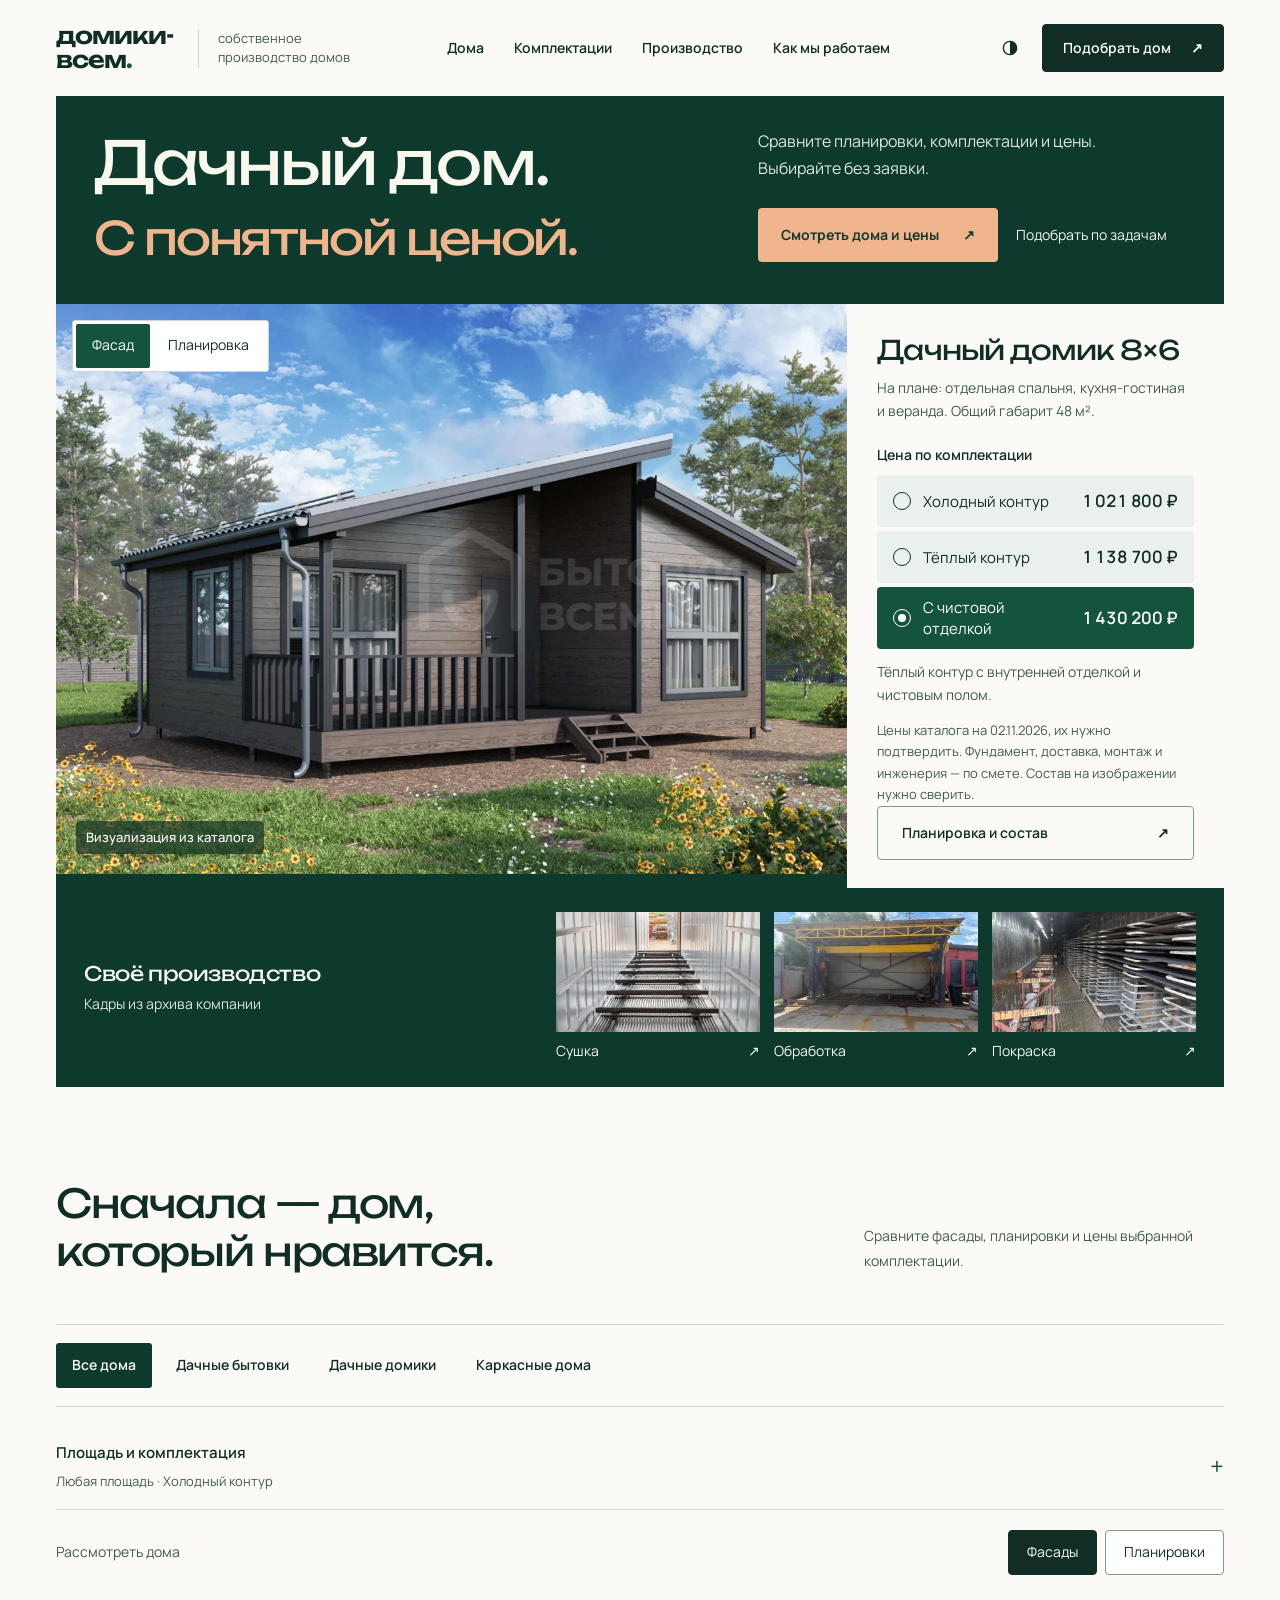
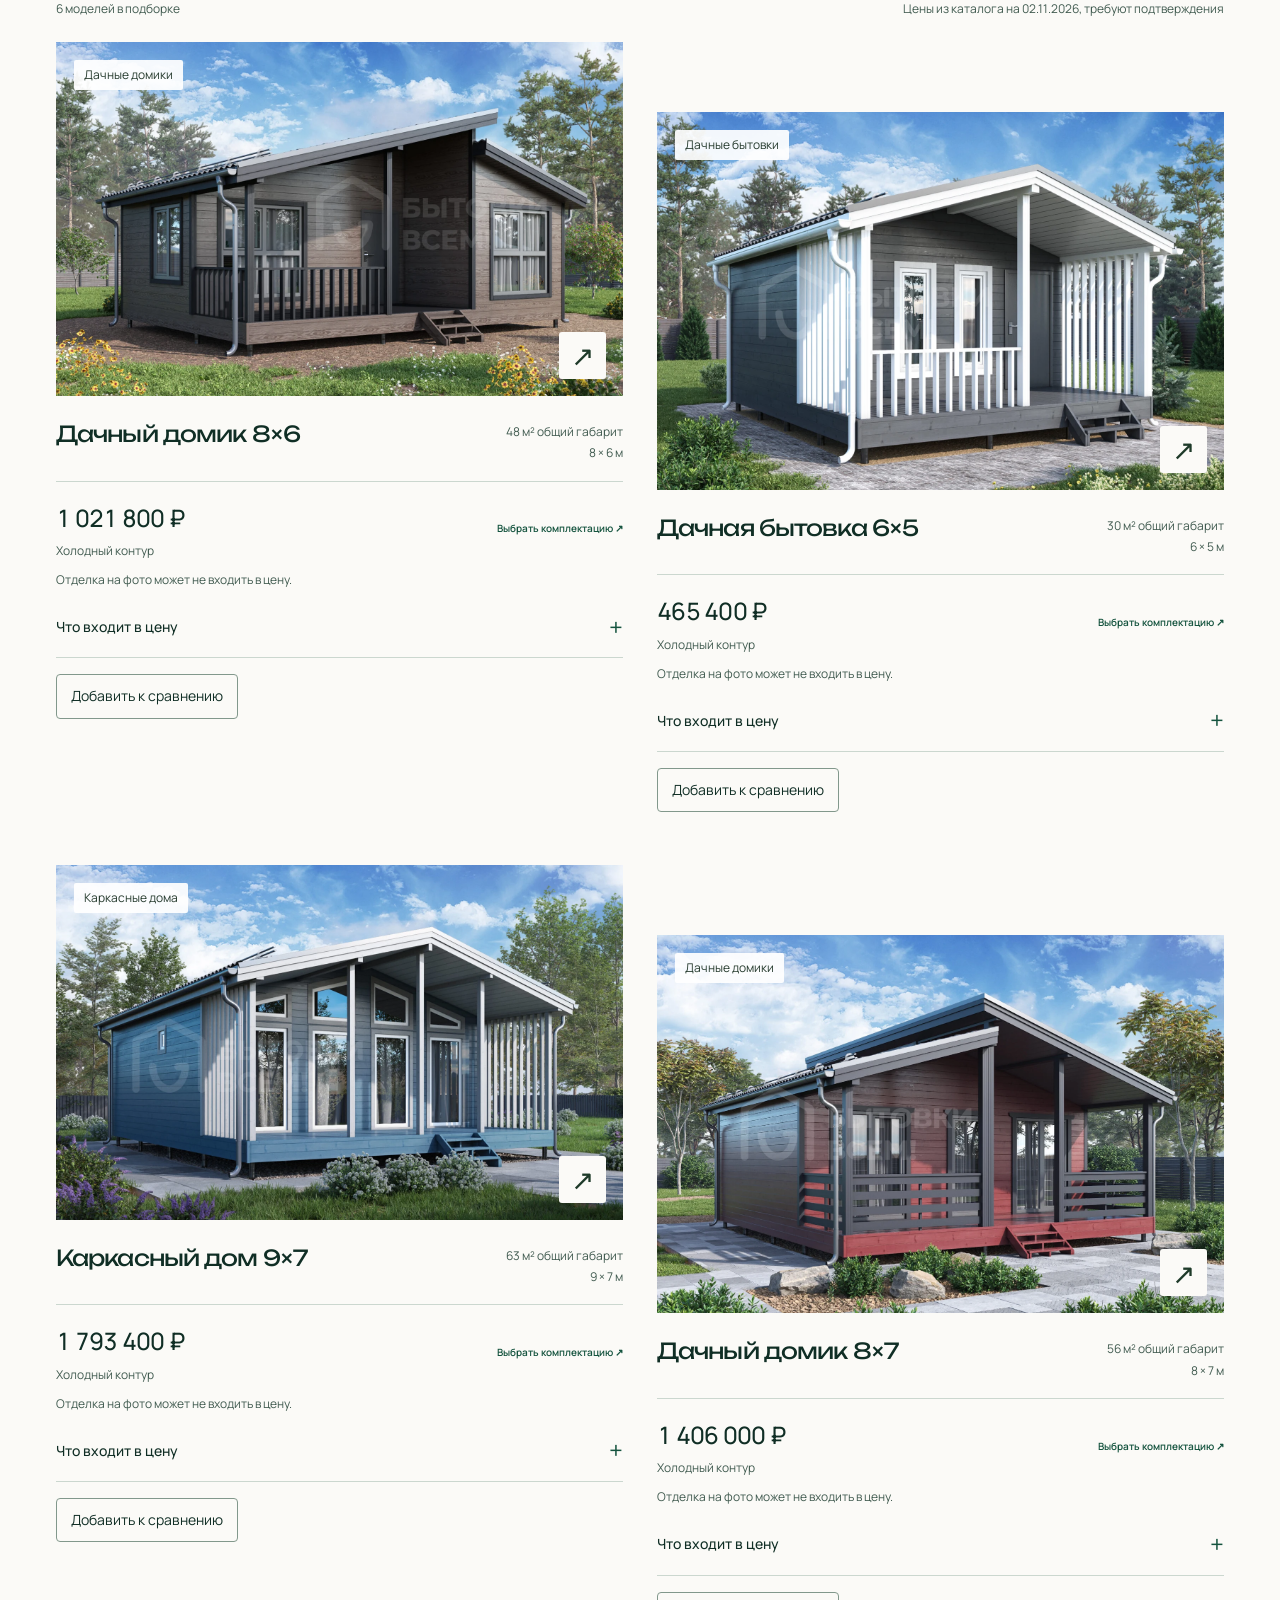
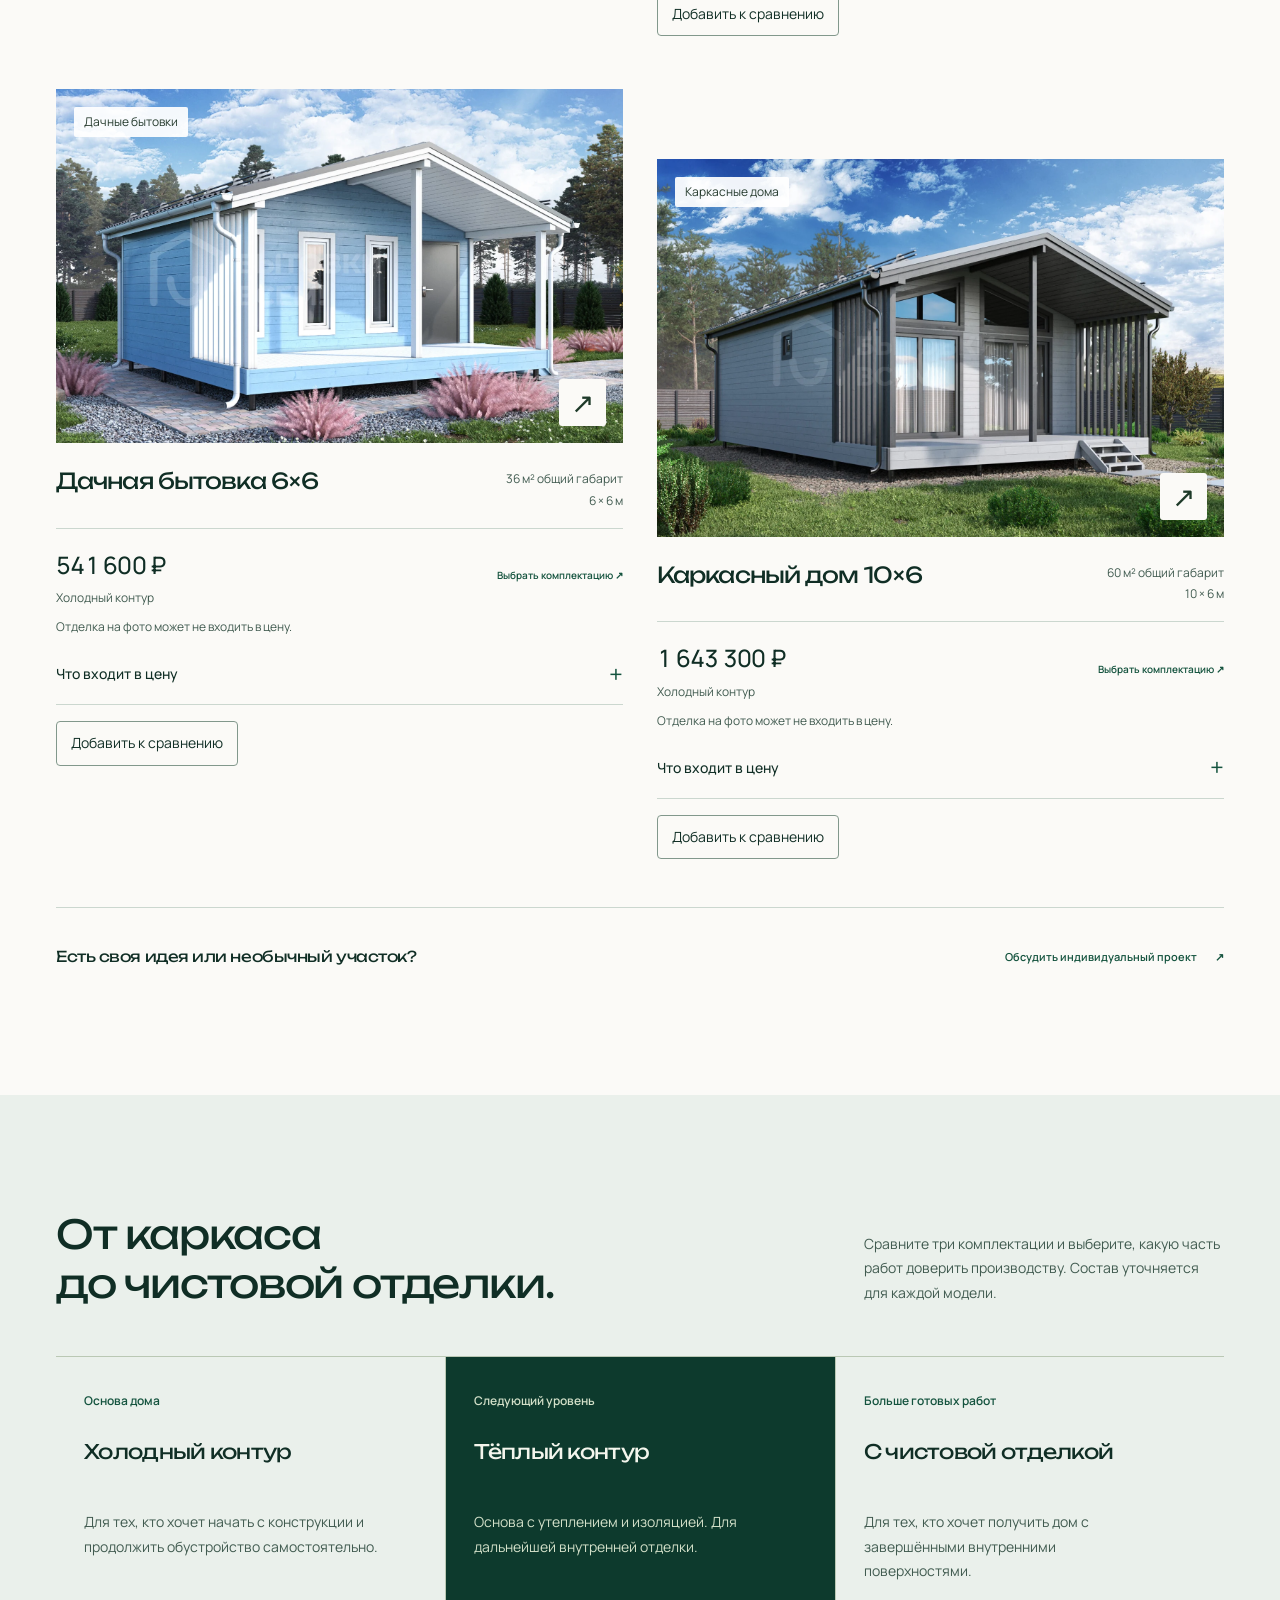
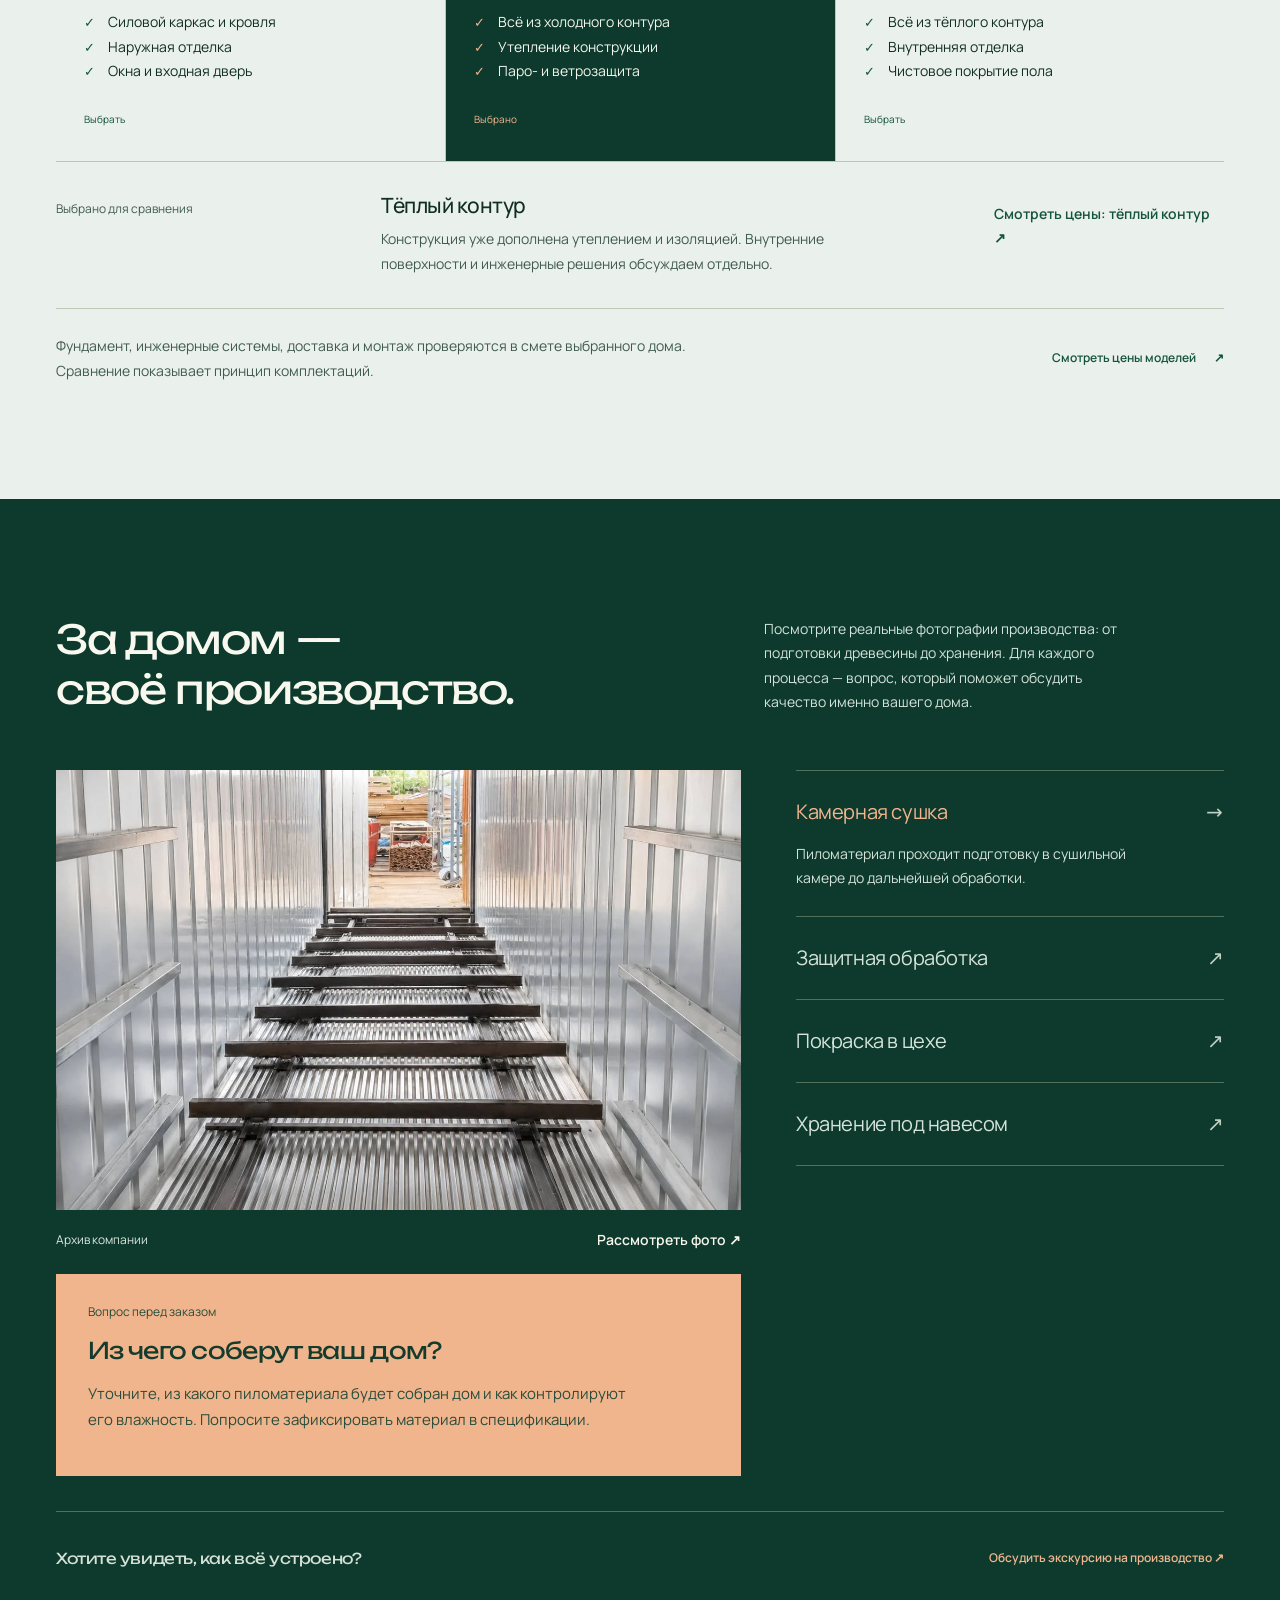
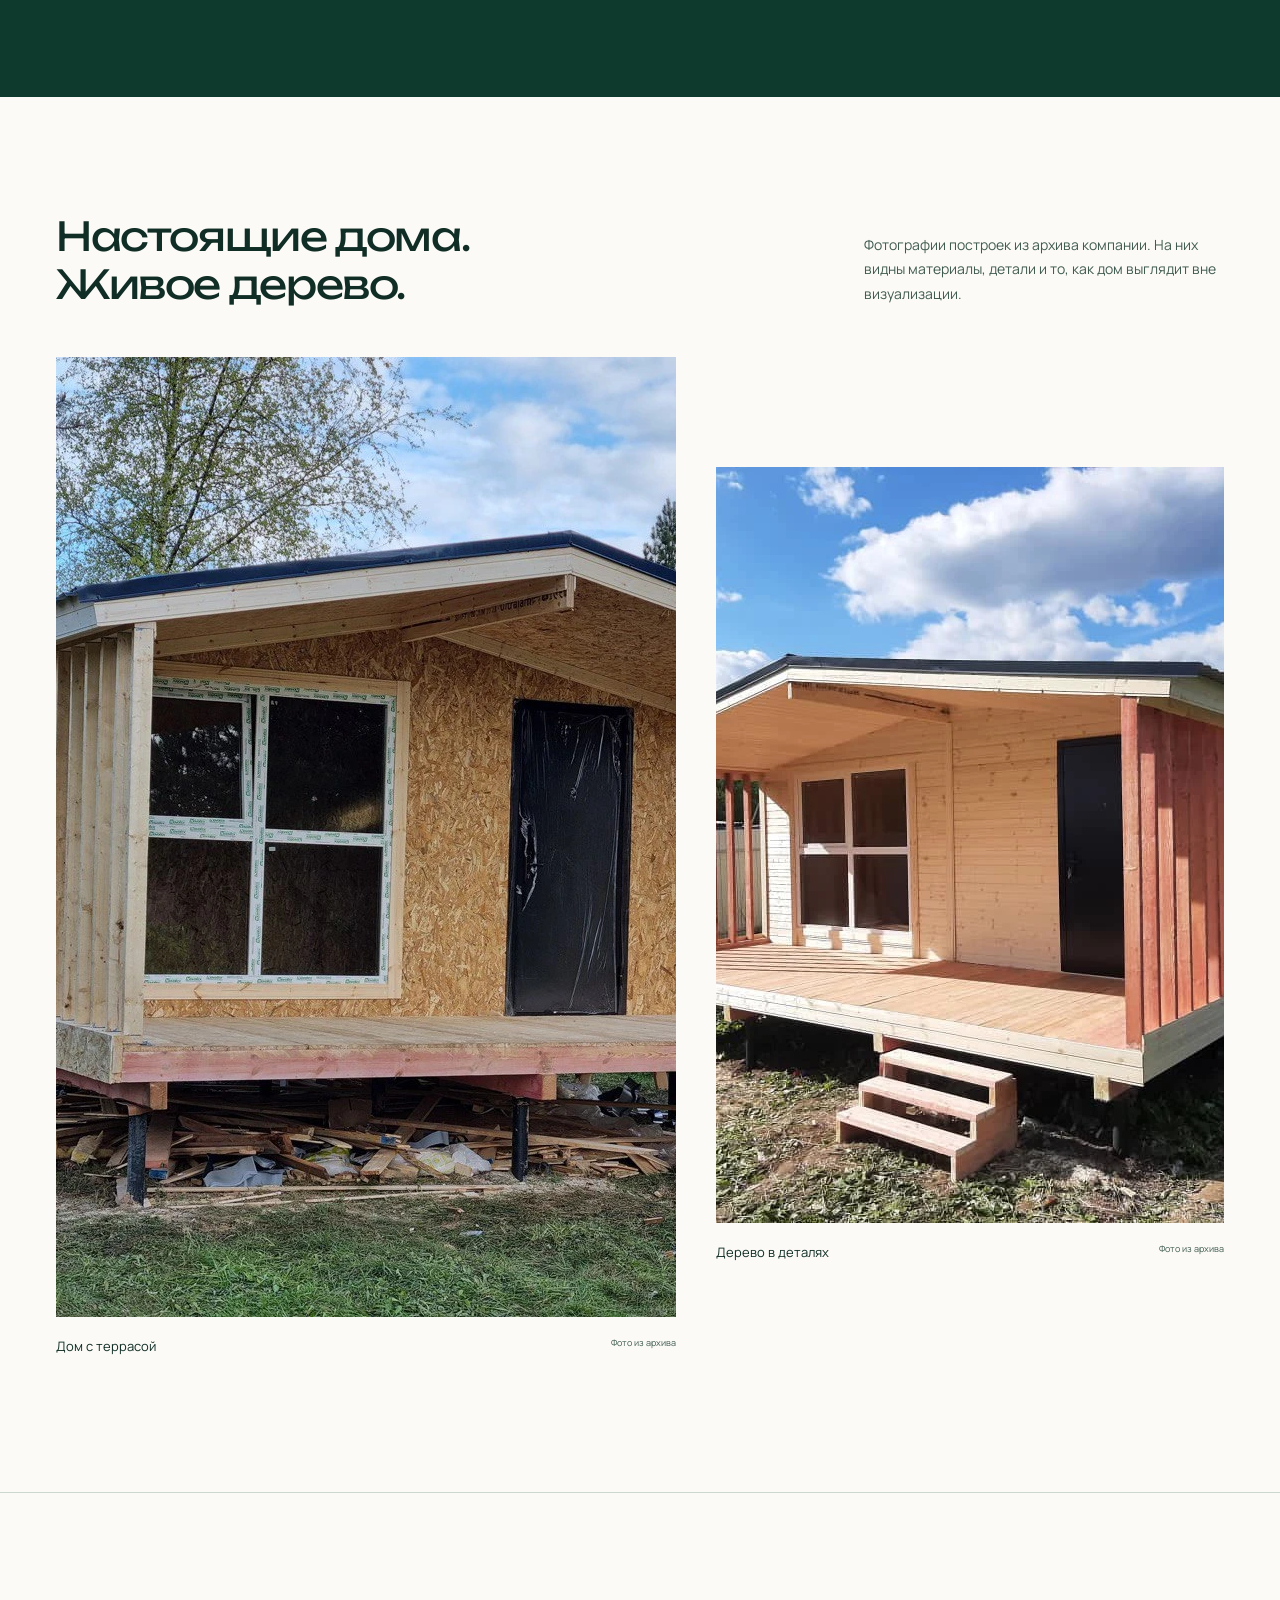
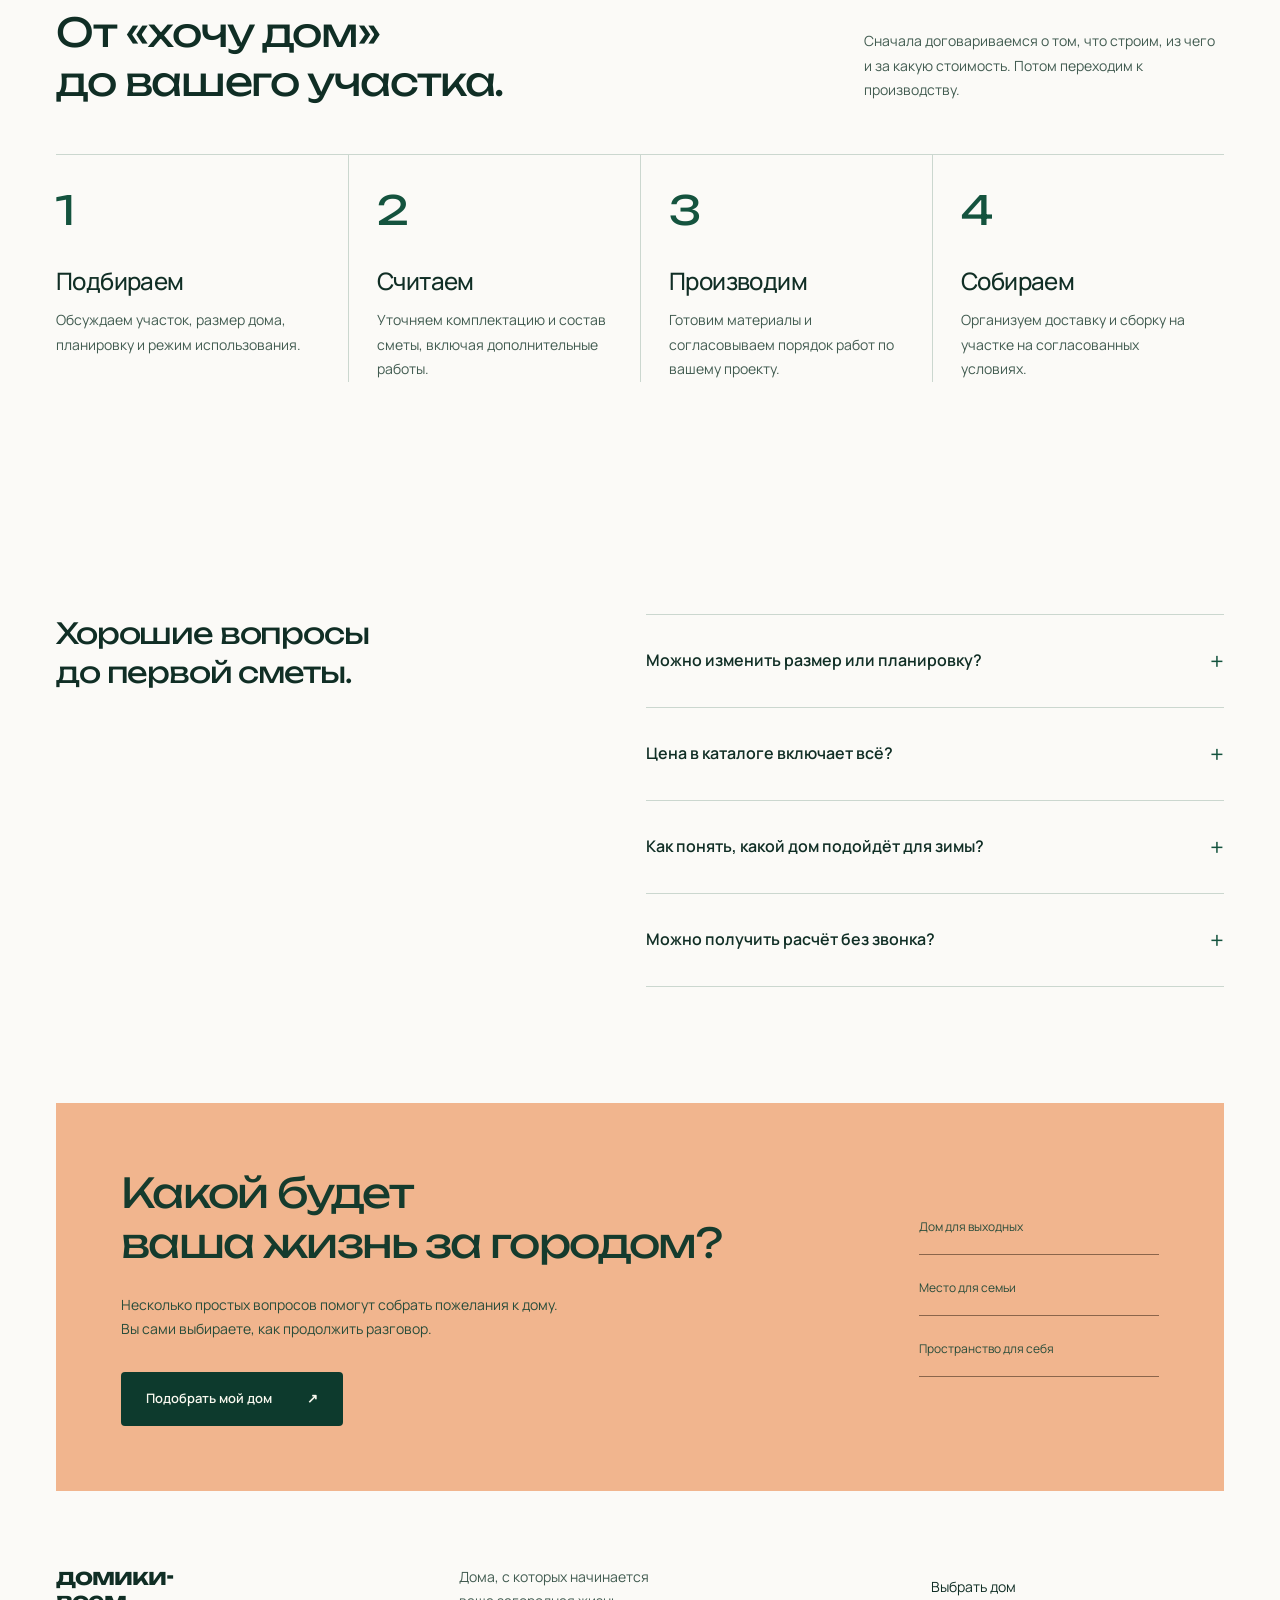
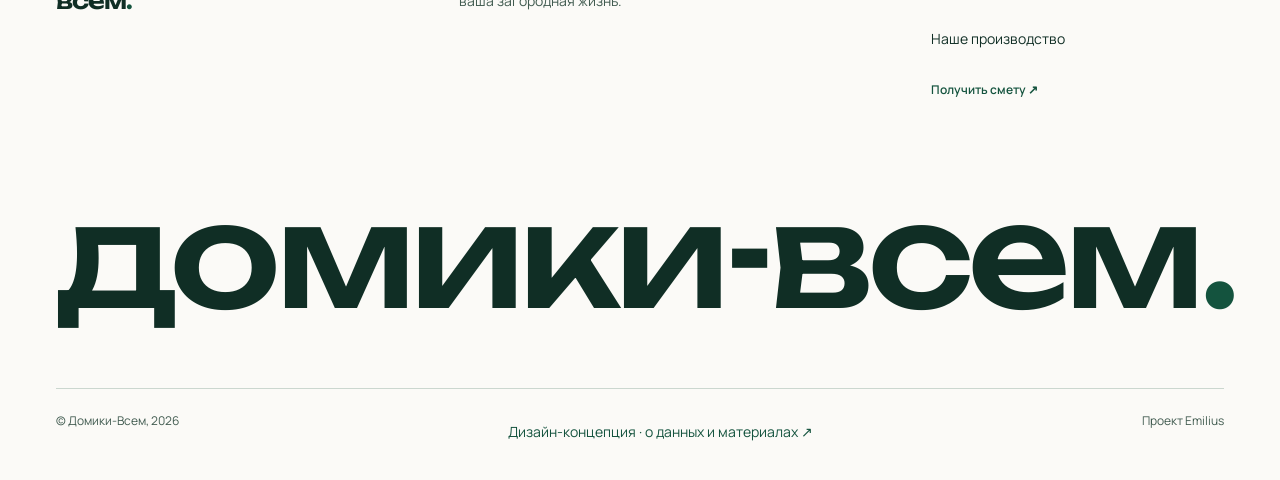
<file: index.html>
<!doctype html>
<!-- REVISION 2: Architectural character: compact-house culture, distinctive Unbounded typography, a forest-green living-space hero, staggered house selection and tactile readiness comparison. Product data, estimate flow and public audience preserved. THESIS: A house showroom with transparent choices. OWN-WORLD: daylight canvas, forest green, large unframed architecture and precise spec rows. STORY: see a home, understand its configuration, request an estimate. FIRST VIEWPORT: typographic brand and navigation; left headline, right brief and actions; panoramic house photograph below. FORM: grounded direction 5, exhibition catalogue, seed 46422dab; direct implementation authorized without waiting for customer approval. -->
<html lang="ru">
<head>
<meta charset="UTF-8"><meta name="viewport" content="width=device-width, initial-scale=1.0">
<meta name="theme-color" content="#0d3a2d">
<meta name="robots" content="noindex, nofollow"><meta name="description" content="Дизайн-концепция Домики-Всем: дачные и каркасные дома собственного производства. Выберите модель и комплектацию и посмотрите сценарий получения сметы.">
<title>Домики-Всем — дома для жизни за городом</title>
<link rel="stylesheet" href="fonts.css?v=c88b00edbe"><link rel="stylesheet" href="display-font.css?v=42f1547f35"><link rel="stylesheet" href="style.css?v=08215e1f0a"><link rel="stylesheet" href="identity.css?v=648a51b84f"><link rel="stylesheet" href="accessibility.css?v=626a3f6ead"><link rel="stylesheet" href="motion.css?v=b789228e05"><link rel="stylesheet" href="palette.css?v=3a1bd7988d"><link rel="stylesheet" href="hero.css?v=d025a35cda"><link rel="preload" as="image" href="assets/house-1-1.webp" imagesrcset="assets/hero-house-760.webp 760w, assets/hero-house-1200.webp 1200w, assets/house-1-1.webp 1600w" imagesizes="(max-width: 768px) 100vw, (max-width: 950px) calc(100vw - 72px), (max-width: 1100px) 660px, 900px">
</head>
<body>
<a class="skip" href="#main">К содержимому</a>
<header class="header"><div class="header-inner">
<a href="#" class="brand" aria-label="Домики-Всем — главная"><span class="brand-name">домики-<span>всем<span class="brand-period">.</span></span></span><span class="brand-caption"><span class="brand-caption-full">собственное<br>производство домов</span><span class="brand-caption-short">Производство домов</span></span></a>
<nav class="desktop-nav" aria-label="Основная навигация"><a href="#catalog">Дома</a><a href="#packages">Комплектации</a><a href="#production">Производство</a><a href="#process">Как мы работаем</a></nav>
<div class="header-actions"><button class="theme-toggle icon-button" aria-label="Сменить цветовую тему" title="Сменить тему"><svg class="icon" viewBox="0 0 24 24" width="20" height="20" fill="none" stroke="currentColor" stroke-width="1.6" stroke-linecap="round" aria-hidden="true" focusable="false"><circle cx="12" cy="12" r="8"/><path d="M12 4a8 8 0 0 1 0 16z" fill="currentColor" stroke="none"/></svg></button><button class="button button-small outline" data-quiz>Подобрать дом <span aria-hidden="true">↗</span></button><button class="menu-button icon-button" aria-label="Открыть меню" aria-expanded="false" aria-controls="mobile-navigation"><svg class="icon" viewBox="0 0 24 24" width="20" height="20" fill="none" stroke="currentColor" stroke-width="1.6" stroke-linecap="round" aria-hidden="true" focusable="false"><path d="M4 7h16M4 12h16M4 17h16"/></svg></button></div>
</div><nav id="mobile-navigation" class="mobile-nav" aria-label="Мобильная навигация" hidden><a href="#catalog">Дома</a><a href="#packages">Комплектации</a><a href="#production">Производство</a><a href="#process">Как мы работаем</a><button class="button" id="mobile-menu-quiz" type="button">Подобрать дом <span aria-hidden="true">↗</span></button></nav></header>
<main id="main" tabindex="-1">
<div id="home-page">
<section class="hero hero-v2 hero-v3 container" aria-labelledby="hero-title">
<div class="hero-stage">
<div class="hero-copy">
<h1 id="hero-title">Дачный дом.<br><span>С понятной ценой.</span></h1>
<p class="hero-lead">Сравните планировки, комплектации и цены. Выбирайте без заявки.</p>
<div class="hero-buttons"><a class="button" id="hero-catalog-open" href="#catalog">Смотреть дома и цены <span aria-hidden="true">↗</span></a><button class="text-button" data-quiz>Подобрать по задачам</button></div>

</div>
<div class="hero-featured">
<div class="hero-visual"><img id="hero-image" src="assets/house-1-1.webp" srcset="assets/hero-house-760.webp 760w, assets/hero-house-1200.webp 1200w, assets/house-1-1.webp 1600w" sizes="(max-width: 768px) 100vw, (max-width: 950px) calc(100vw - 72px), (max-width: 1100px) 660px, 900px" alt="Дачный домик 8×6: визуализация из каталога компании" width="1600" height="1200" fetchpriority="high"><span class="image-caption" id="hero-image-caption" role="status">Визуализация из каталога</span><div class="hero-image-feedback" id="hero-image-feedback" hidden><p id="hero-image-status" role="status"></p><button class="button" id="hero-image-retry" type="button" hidden>Повторить загрузку</button></div><div class="hero-view-controls" role="group" aria-label="Рассмотреть дом 8×6"><button type="button" data-hero-view="facade" aria-pressed="true" aria-controls="hero-image">Фасад</button><button type="button" data-hero-view="plan" aria-pressed="false" aria-controls="hero-image">Планировка</button></div><a class="hero-plan-full" id="hero-plan-full" href="assets/house-1-2.webp" target="_blank" rel="noopener" aria-label="План дома 8×6 в полном размере (новая вкладка)" hidden>План целиком ↗</a></div>
<aside class="hero-offer" aria-labelledby="hero-model-title">
<h2 id="hero-model-title">Дачный домик 8×6</h2><p class="hero-model-meta">На плане: отдельная спальня, кухня-гостиная и веранда. Общий габарит 48 м².</p>
<div class="hero-data-feedback" id="hero-data-feedback" hidden><p id="hero-data-status" role="status"></p><button class="text-button" id="hero-data-retry" type="button">Повторить загрузку каталога ↻</button></div><fieldset class="hero-packages" id="hero-packages"><legend>Цена по комплектации</legend><label class="hero-package"><input type="radio" name="hero-edition" value="0"><span class="hero-package-name">Холодный контур</span><strong class="hero-package-price" data-hero-price="0">1 021 800 ₽</strong></label><label class="hero-package"><input type="radio" name="hero-edition" value="1"><span class="hero-package-name">Тёплый контур</span><strong class="hero-package-price" data-hero-price="1">1 138 700 ₽</strong></label><label class="hero-package"><input type="radio" name="hero-edition" value="2" checked><span class="hero-package-name">С чистовой отделкой</span><strong class="hero-package-price" data-hero-price="2">1 430 200 ₽</strong></label></fieldset>
<p class="hero-package-copy" id="hero-package-copy" aria-live="polite">Тёплый контур с внутренней отделкой и чистовым полом.</p>
<p class="hero-price-note"><span class="hero-price-date">Цены каталога на 02.11.2026, их нужно подтвердить.</span> <span id="hero-price-scope">Фундамент, доставка, монтаж и инженерия — по смете. Состав на изображении нужно сверить.</span></p>
<a class="button outline" id="hero-model-open" href="#house-1">Планировка и состав <span aria-hidden="true">↗</span></a>
</aside></div>
<div class="hero-workshop-proof"><div class="hero-workshop-copy"><strong>Своё производство</strong><p>Кадры из архива компании</p></div><div class="hero-workshop-photos" role="group" aria-label="Рассмотреть производство"><a href="#production" data-production-preview="drying" aria-label="Камерная сушка — посмотреть производство"><img src="assets/hero-drying-320.webp" alt="" width="320" height="240" loading="lazy"><span>Сушка <span aria-hidden="true">↗</span></span></a><a href="#production" data-production-preview="treatment" aria-label="Защитная обработка древесины — посмотреть производство"><img src="assets/hero-treatment-320.webp" alt="" width="320" height="240" loading="lazy"><span>Обработка <span aria-hidden="true">↗</span></span></a><a href="#production" data-production-preview="painting" aria-label="Покраска в цехе — посмотреть производство"><img src="assets/hero-painting-320.webp" alt="" width="320" height="240" loading="lazy"><span>Покраска <span aria-hidden="true">↗</span></span></a></div></div>
</div>
</section>
<section class="section container catalog" id="catalog" aria-labelledby="catalog-title"><div class="section-heading"><div><h2 id="catalog-title">Сначала — дом,<br>который нравится.</h2></div><p class="section-intro">Сравните фасады, планировки и цены выбранной комплектации.</p></div>
<div class="catalog-controls"><div class="category-tabs" role="group" aria-label="Тип дома"><button class="filter active" data-category="all" aria-pressed="true">Все дома</button><button class="filter" data-category="products" aria-pressed="false">Дачные бытовки</button><button class="filter" data-category="homes" aria-pressed="false">Дачные домики</button><button class="filter" data-category="frame" aria-pressed="false">Каркасные дома</button></div></div>
<details class="catalog-options" id="catalog-options"><summary><span>Площадь и комплектация<small id="catalog-options-summary">Любая площадь · Холодный контур</small></span></summary><div class="catalog-options-panel"><label class="area-filter">Площадь <select id="area-filter" aria-label="Площадь дома"><option value="all">Любая</option><option value="small">До 40 м²</option><option value="medium">40–60 м²</option><option value="large">От 60 м²</option></select></label><div class="catalog-edition"><label for="catalog-edition">Сравнить цены в одной комплектации</label><select id="catalog-edition"><option value="0">Холодный контур</option><option value="1">Тёплый контур</option><option value="2">С чистовой отделкой</option></select><p id="catalog-edition-note">Каркас, кровля, наружная отделка, окна и входная дверь. Состав уточняется по модели.</p></div><button class="button" id="catalog-options-done">Показать подборку</button></div></details><div class="catalog-view" role="group" aria-label="Изображения в каталоге"><span>Рассмотреть дома</span><div><button data-catalog-view="facade" aria-pressed="true">Фасады</button><button data-catalog-view="plan" aria-pressed="false">Планировки</button></div></div><div class="catalog-meta"><span id="catalog-count" aria-live="polite">Загружаем модели…</span><span>Цены из каталога на 02.11.2026, требуют подтверждения</span></div>
<div class="compare-tray" id="compare-tray" hidden><p id="compare-count" tabindex="-1" role="status"></p><div><button class="button" id="compare-open" disabled>Сравнить два дома</button><button class="text-button" id="compare-clear">Очистить</button></div></div><div class="model-grid" id="model-grid"></div><div id="catalog-empty" class="empty-state" hidden><h3>В этой подборке пока нет домов</h3><p>Попробуйте другую площадь или сбросьте фильтры.</p><button class="button outline" id="reset-filters">Показать все дома</button></div>
<section id="house-comparison" class="house-comparison" aria-labelledby="comparison-title" hidden><h3 id="comparison-title" tabindex="-1">Два дома. Планировки и цены.</h3><p>Сравниваем габариты и цены комплектаций из каталога на 02.11.2026. Состав на фото и итоговую смету на участке нужно подтвердить.</p><div id="comparison-content"></div><button class="text-button" id="compare-return">← Вернуться к выбору домов</button></section><div class="catalog-help"><span>Есть своя идея или необычный участок?</span><button class="text-button" data-quiz>Обсудить индивидуальный проект <span aria-hidden="true">↗</span></button></div>
</section>
<section class="packages-section section" id="packages" aria-labelledby="packages-title"><div class="container"><div class="section-heading"><div><h2 id="packages-title">От каркаса<br>до чистовой отделки.</h2></div><p class="section-intro">Сравните три комплектации и выберите, какую часть работ доверить производству. Состав уточняется для каждой модели.</p></div>
<div class="package-columns"><article class="package-choice" data-readiness="0" tabindex="0" role="button" aria-pressed="false" aria-label="Показать холодный контур"><span class="package-index">Основа дома</span><h3>Холодный контур</h3><p>Для тех, кто хочет начать с конструкции и продолжить обустройство самостоятельно.</p><ul><li>Силовой каркас и кровля</li><li>Наружная отделка</li><li>Окна и входная дверь</li></ul></article><article class="package-featured package-choice" data-readiness="1" tabindex="0" role="button" aria-pressed="true" aria-label="Показать тёплый контур"><span class="package-index">Следующий уровень</span><h3>Тёплый контур</h3><p>Основа с утеплением и изоляцией. Для дальнейшей внутренней отделки.</p><ul><li>Всё из холодного контура</li><li>Утепление конструкции</li><li>Паро- и ветрозащита</li></ul></article><article class="package-choice" data-readiness="2" tabindex="0" role="button" aria-pressed="false" aria-label="Показать чистовую отделку"><span class="package-index">Больше готовых работ</span><h3>С чистовой отделкой</h3><p>Для тех, кто хочет получить дом с завершёнными внутренними поверхностями.</p><ul><li>Всё из тёплого контура</li><li>Внутренняя отделка</li><li>Чистовое покрытие пола</li></ul></article></div><div class="readiness-summary" aria-live="polite"><span class="readiness-label">Выбрано для сравнения</span><div><h3 id="readiness-title">Тёплый контур</h3><p id="readiness-copy">Конструкция уже дополнена утеплением и изоляцией. Внутренние поверхности и инженерные решения обсуждаем отдельно.</p></div><a class="text-button" id="readiness-catalog" href="#catalog">Смотреть цены: тёплый контур ↗</a></div><div class="package-footnote"><p>Фундамент, инженерные системы, доставка и монтаж проверяются в смете выбранного дома. Сравнение показывает принцип комплектаций.</p><a class="text-button" href="#catalog">Смотреть цены моделей <span aria-hidden="true">↗</span></a></div>
</div></section>
<section class="production-section section" id="production" aria-labelledby="production-title"><div class="container"><div class="production-top"><div><h2 id="production-title">За домом — <br>своё производство.</h2></div><p>Посмотрите реальные фотографии производства: от подготовки древесины до хранения. Для каждого процесса — вопрос, который поможет обсудить качество именно вашего дома.</p></div><div class="production-layout"><div class="production-tabs" role="group" aria-label="Процессы производства"><button class="production-tab active" data-production="drying" aria-pressed="true"><span class="production-tab-title">Камерная сушка <span aria-hidden="true">↗</span></span><span class="production-tab-copy">Пиломатериал проходит подготовку в сушильной камере до дальнейшей обработки.</span></button><button class="production-tab" data-production="treatment" aria-pressed="false"><span class="production-tab-title">Защитная обработка <span aria-hidden="true">↗</span></span><span class="production-tab-copy">На производстве есть ванна для обработки древесины огнебиозащитным составом.</span></button><button class="production-tab" data-production="painting" aria-pressed="false"><span class="production-tab-title">Покраска в цехе <span aria-hidden="true">↗</span></span><span class="production-tab-copy">Отдельный покрасочный цех позволяет работать с материалом круглый год.</span></button><button class="production-tab" data-production="warehouse" aria-pressed="false"><span class="production-tab-title">Хранение под навесом <span aria-hidden="true">↗</span></span><span class="production-tab-copy">Подготовленные к отправке материалы хранятся на территории производства под навесом.</span></button></div><div class="production-evidence"><div class="production-visual"><img id="production-image" src="assets/drying.webp" alt="Сушильная камера на производстве Домики-Всем" width="1200" height="900" loading="lazy"></div><div class="production-photo-tools"><span>Архив компании</span><a class="text-button" id="production-full" href="assets/drying.webp" target="_blank" rel="noopener" aria-label="Рассмотреть фото: Камерная сушка (новая вкладка)">Рассмотреть фото ↗</a></div><div class="production-question" aria-live="polite" aria-atomic="true"><span>Вопрос перед заказом</span><h3 id="production-question-title">Из чего соберут ваш дом?</h3><p id="production-question-copy">Уточните, из какого пиломатериала будет собран дом и как контролируют его влажность. Попросите зафиксировать материал в спецификации.</p></div></div></div><div class="production-visit"><p>Хотите увидеть, как всё устроено?</p><button class="text-button" id="tour-request">Обсудить экскурсию на производство ↗</button></div></div></section>
<section class="section container real-houses" aria-labelledby="real-title"><div class="section-heading"><div><h2 id="real-title">Настоящие дома.<br>Живое дерево.</h2></div><p class="section-intro">Фотографии построек из архива компании. На них видны материалы, детали и то, как дом выглядит вне визуализации.</p></div><div class="built-grid"><figure><img src="assets/built-house.webp" alt="Построенный деревянный дом с крытой террасой" width="1280" height="960" loading="lazy"><figcaption>Дом с террасой <span>Фото из архива</span></figcaption></figure><figure><img src="assets/built-house-2.webp" alt="Дачный дом с деревянной отделкой и перилами террасы" width="1008" height="756" loading="lazy"><figcaption>Дерево в деталях <span>Фото из архива</span></figcaption></figure></div></section>
<section class="section process-section container" id="process" aria-labelledby="process-title"><div class="section-heading"><div><h2 id="process-title">От «хочу дом»<br>до вашего участка.</h2></div><p class="section-intro">Сначала договариваемся о том, что строим, из чего и за какую стоимость. Потом переходим к производству.</p></div><ol class="process-list"><li><span class="step-number">1</span><h3>Подбираем</h3><p>Обсуждаем участок, размер дома, планировку и режим использования.</p></li><li><span class="step-number">2</span><h3>Считаем</h3><p>Уточняем комплектацию и состав сметы, включая дополнительные работы.</p></li><li><span class="step-number">3</span><h3>Производим</h3><p>Готовим материалы и согласовываем порядок работ по вашему проекту.</p></li><li><span class="step-number">4</span><h3>Собираем</h3><p>Организуем доставку и сборку на участке на согласованных условиях.</p></li></ol></section>
<section class="section faq-section container" aria-labelledby="faq-title"><div class="faq-layout"><h2 id="faq-title">Хорошие вопросы<br>до первой сметы.</h2><div class="faq-list"><details><summary>Можно изменить размер или планировку?</summary><p>Компания рассматривает индивидуальные проекты. Расскажите о нужном размере, расположении окон, входа и террасы: возможность изменений и стоимость уточняются по проекту.</p></details><details><summary>Цена в каталоге включает всё?</summary><p>В каталоге показана цена комплектации из открытого каталога на дату подготовки концепции. Актуальную стоимость, фундамент, доставку, монтаж и инженерные системы нужно подтвердить в индивидуальной смете.</p></details><details><summary>Как понять, какой дом подойдёт для зимы?</summary><p>При подборе укажите, планируете ли приезжать зимой или жить постоянно. Утепление, отопление и инженерные решения должны соответствовать режиму использования: одно название комплектации этого не определяет.</p></details><details><summary>Можно получить расчёт без звонка?</summary><p>Да, в предлагаемом сценарии можно выбрать Telegram и указать свой username. Если удобнее другой мессенджер, можно оставить телефон и не давать разрешение на звонок.</p></details></div></div></section>
<section class="container final-section"><div><h2>Какой будет<br>ваша жизнь за городом?</h2><p>Несколько простых вопросов помогут собрать пожелания к дому.<br>Вы сами выбираете, как продолжить разговор.</p><button class="button light" data-quiz>Подобрать мой дом <span aria-hidden="true">↗</span></button></div><div class="final-note"><span>Дом для выходных</span><span>Место для семьи</span><span>Пространство для себя</span></div></section>
</div>
<div id="detail-page" hidden></div>
</main>
<footer class="footer container"><div class="footer-top"><a class="brand footer-brand" href="#"><span class="brand-name">домики-<span>всем<span class="brand-period">.</span></span></span></a><p>Дома, с которых начинается<br>ваша загородная жизнь.</p><nav aria-label="Навигация в подвале"><a href="#catalog">Выбрать дом</a><a href="#production">Наше производство</a><button class="text-button" data-quiz>Получить смету ↗</button></nav></div><div class="footer-signature" aria-hidden="true">домики-всем<span>.</span></div><div class="footer-bottom"><span>© Домики-Всем, 2026</span><button class="concept-link" id="concept-info">Дизайн-концепция · о данных и материалах ↗</button><span>Проект Emilius</span></div></footer>
<dialog id="quiz-dialog" aria-labelledby="quiz-title"><div class="dialog-header"><span class="dialog-brand">домики-всем.</span><button class="icon-button close-dialog" aria-label="Закрыть подбор"><svg class="icon" viewBox="0 0 24 24" width="20" height="20" fill="none" stroke="currentColor" stroke-width="1.6" stroke-linecap="round" aria-hidden="true" focusable="false"><path d="M6 6l12 12M18 6L6 18"/></svg></button></div><div id="quiz-content"></div></dialog>
<dialog id="info-dialog" aria-labelledby="info-title"><div class="dialog-header"><span class="dialog-brand">О проекте</span><button class="icon-button close-info" aria-label="Закрыть информацию"><svg class="icon" viewBox="0 0 24 24" width="20" height="20" fill="none" stroke="currentColor" stroke-width="1.6" stroke-linecap="round" aria-hidden="true" focusable="false"><path d="M6 6l12 12M18 6L6 18"/></svg></button></div><div class="info-content"><h2 id="info-title">Увидеть будущий сайт<br>до его запуска.</h2><p>Это самостоятельная интерактивная концепция редизайна, подготовленная Emilius по переписке проекта. Она не заменяет действующий сайт компании.</p><p>Выбранные модели, параметры и цены взяты из открытого каталога 2 ноября 2026 года. Их актуальность и состав комплектаций требуют подтверждения. Фотографии и визуализации взяты из материалов компании и её сайта.</p><p>Формы работают в демонстрационном режиме. Данные никуда не отправляются и не сохраняются после закрытия страницы. Можно скачать пример своей заявки.</p><a href="https://bytovki-vsem.ru/" target="_blank" rel="noopener" class="button outline">Открыть действующий сайт ↗</a></div></dialog>
<script src="app.js?v=1e35ecd877" defer></script>
</body></html>
</file>
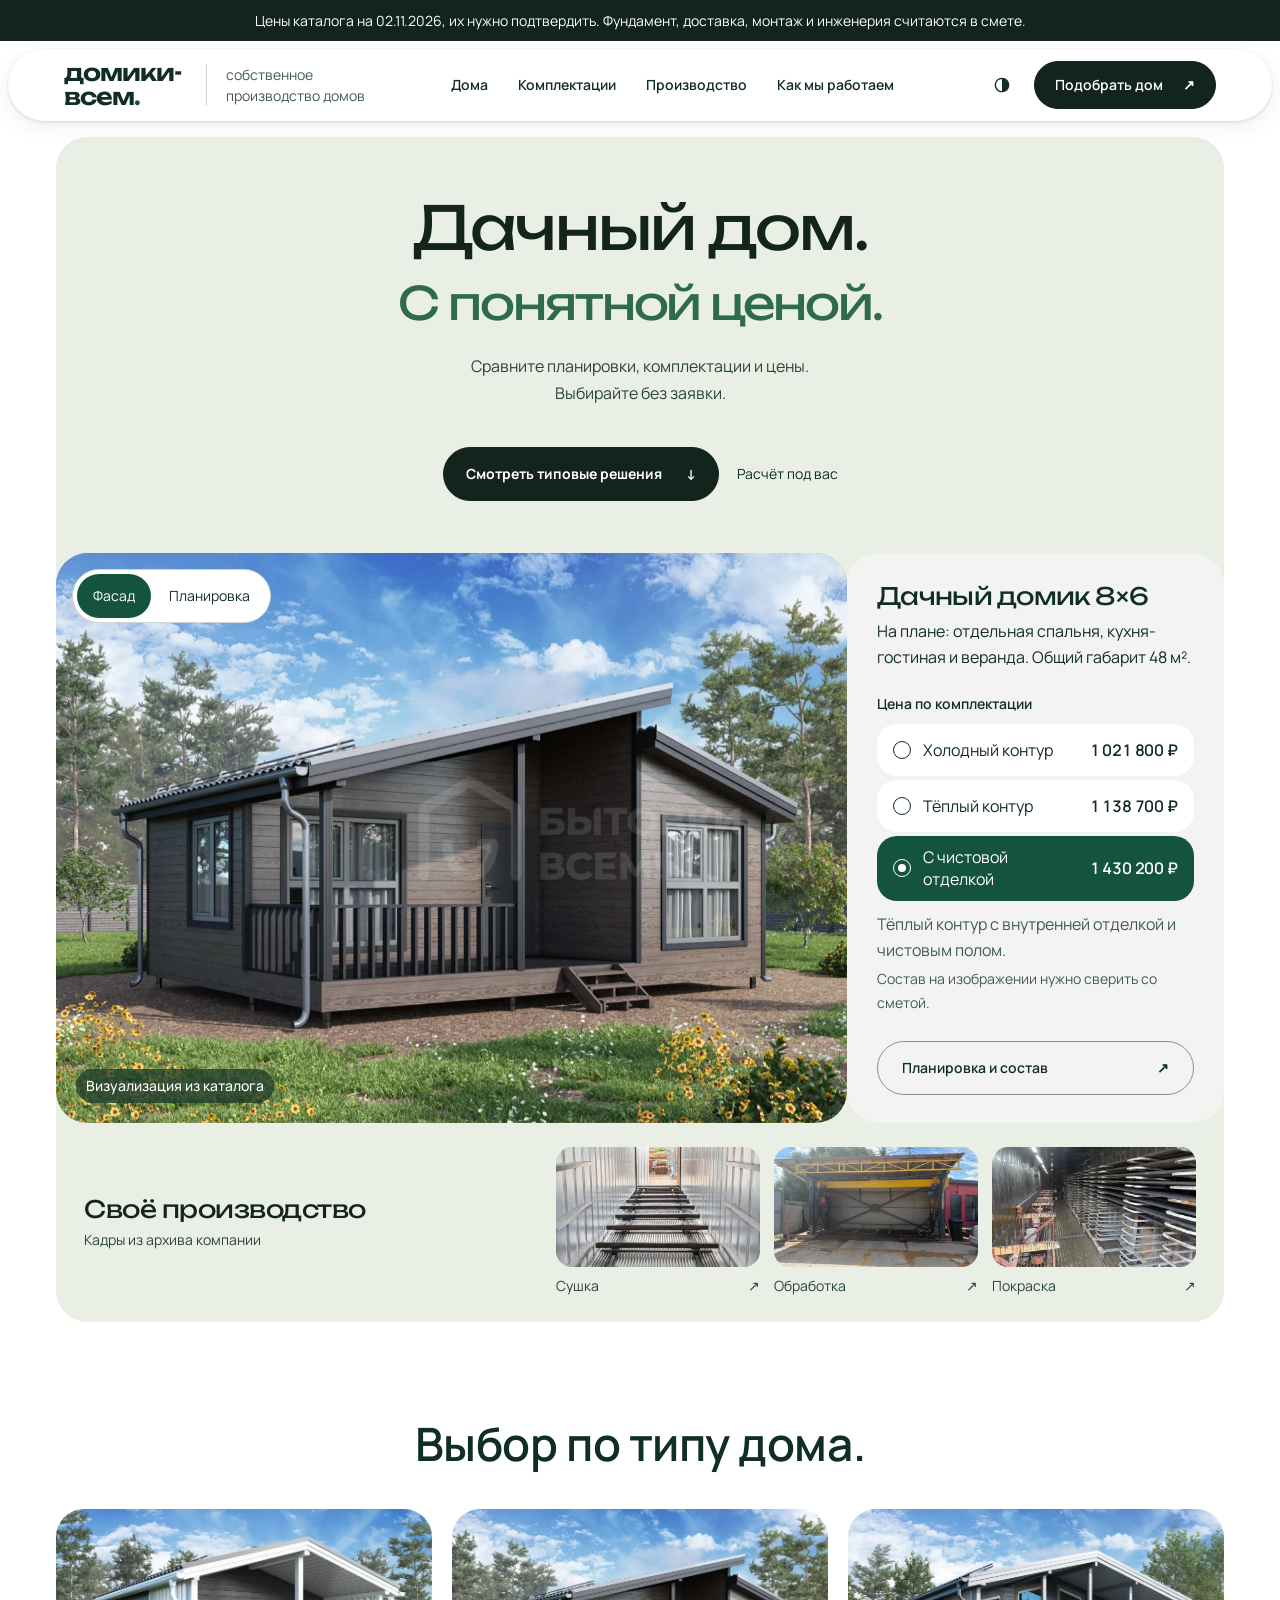
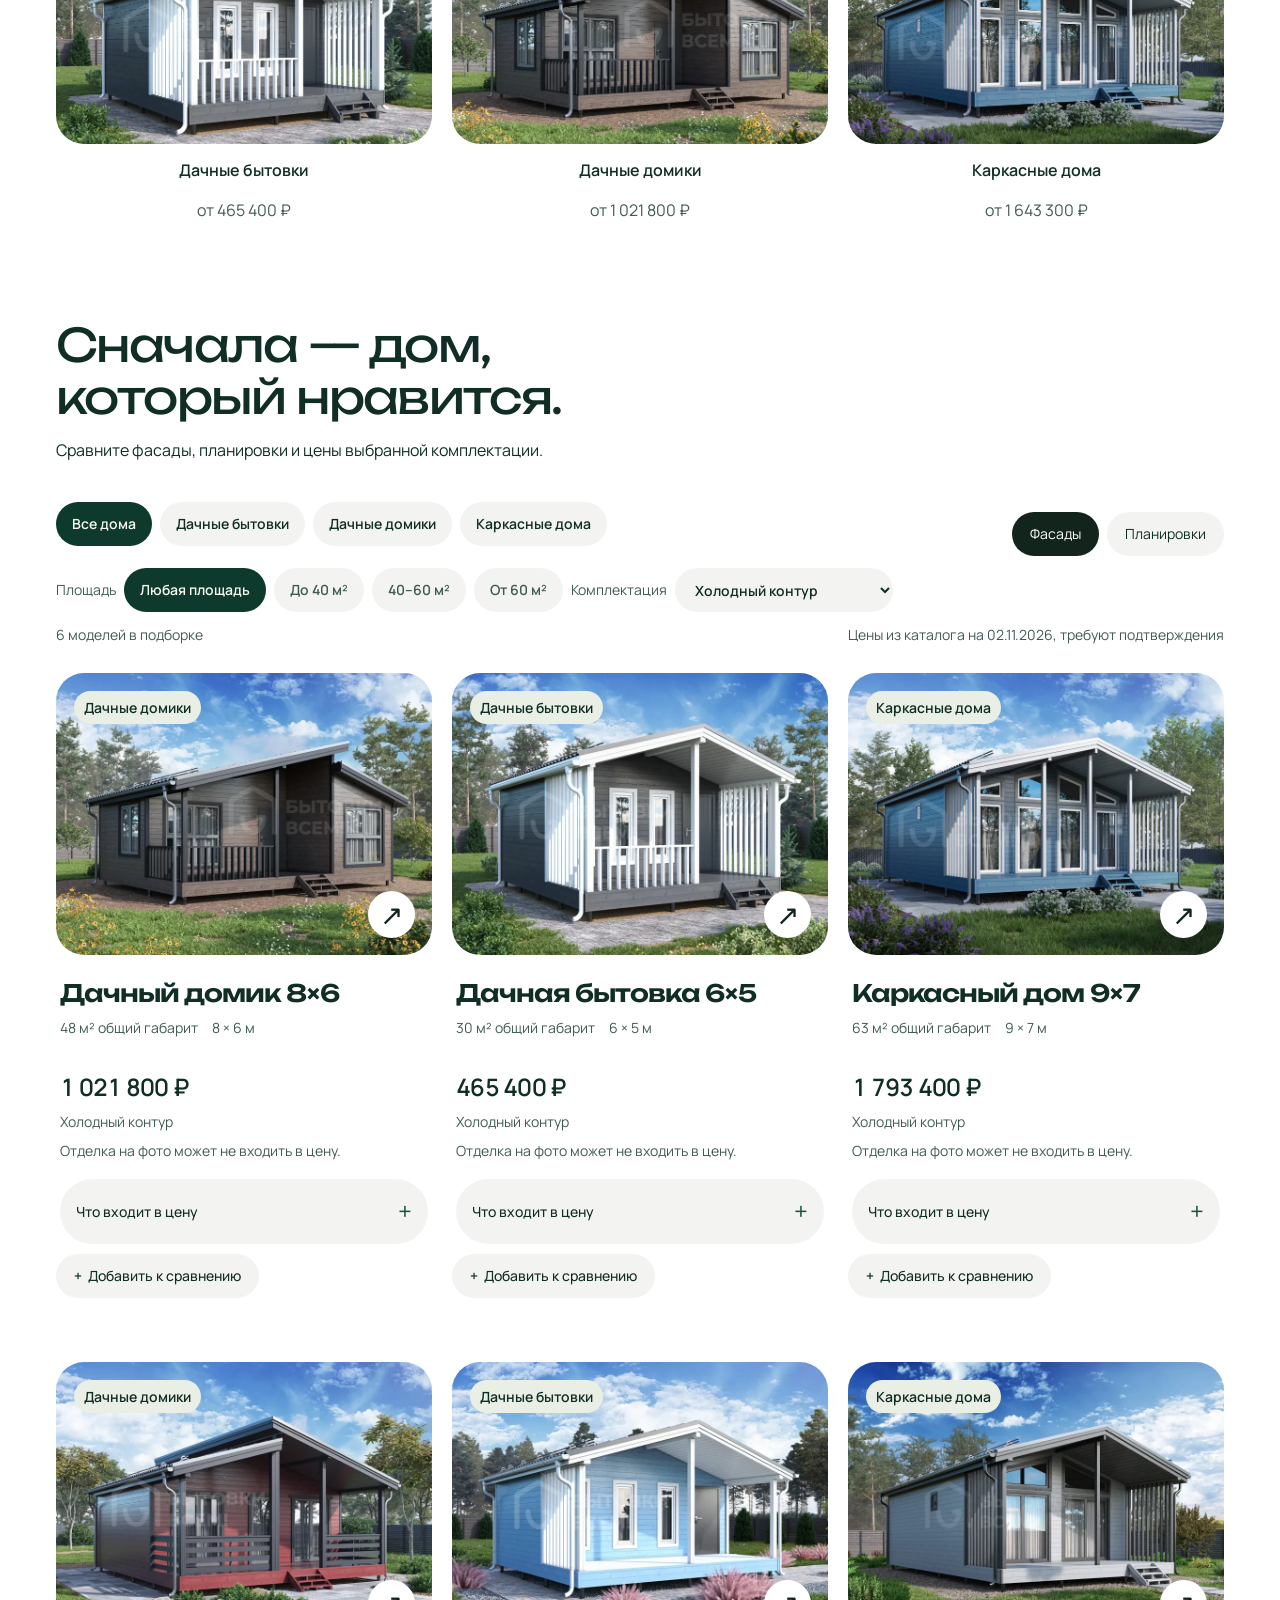
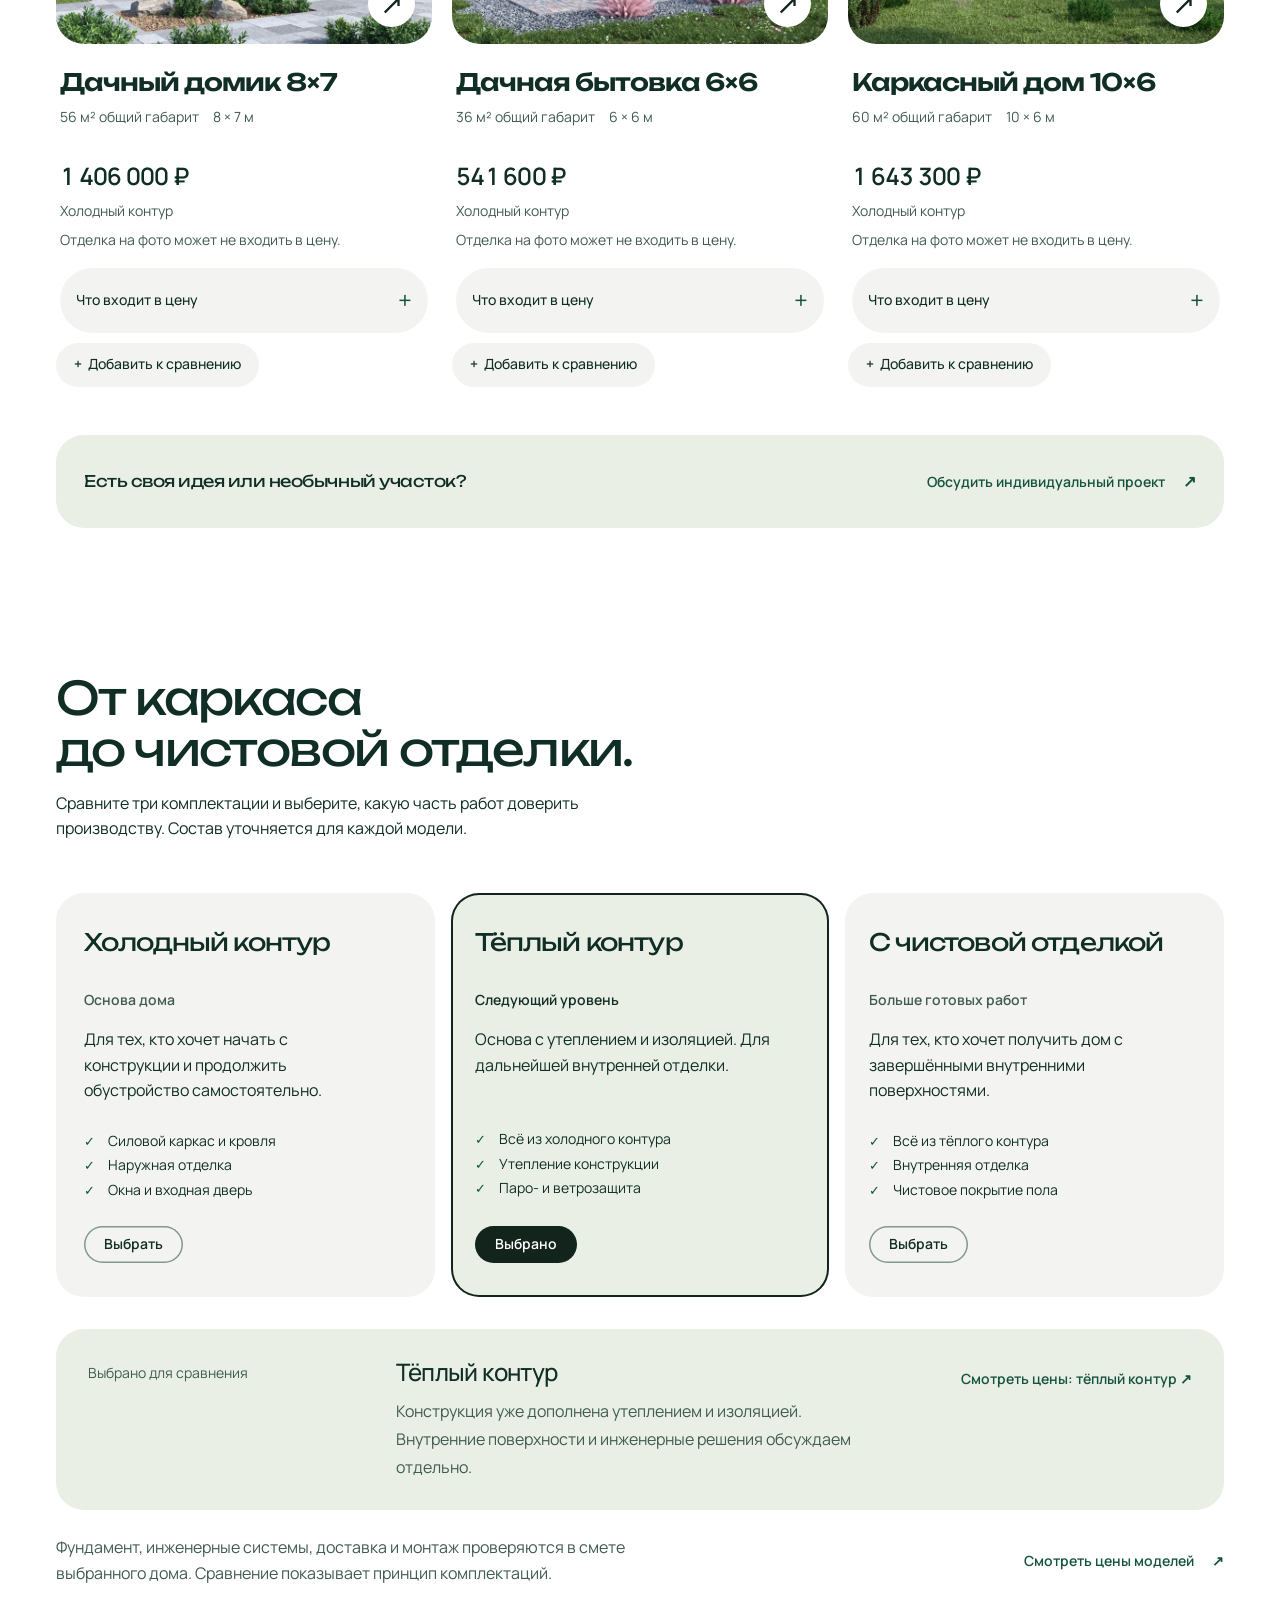
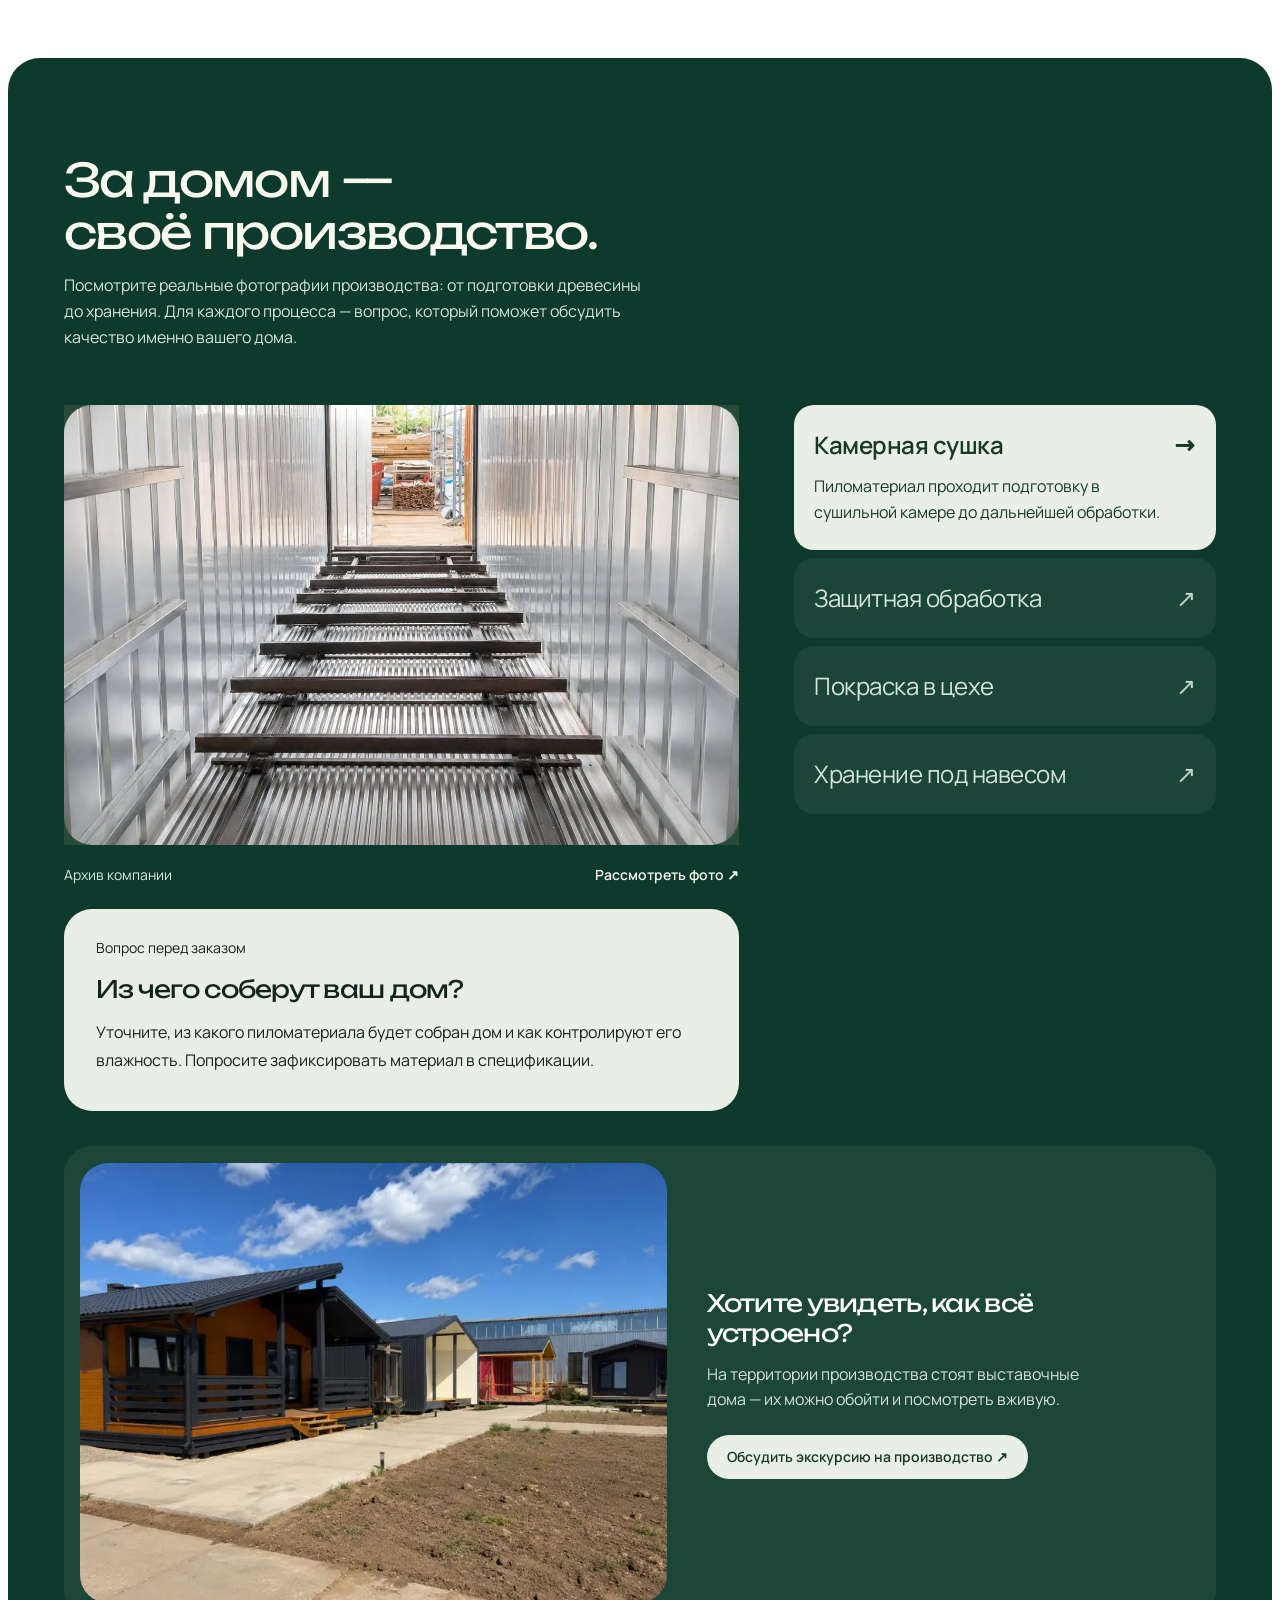
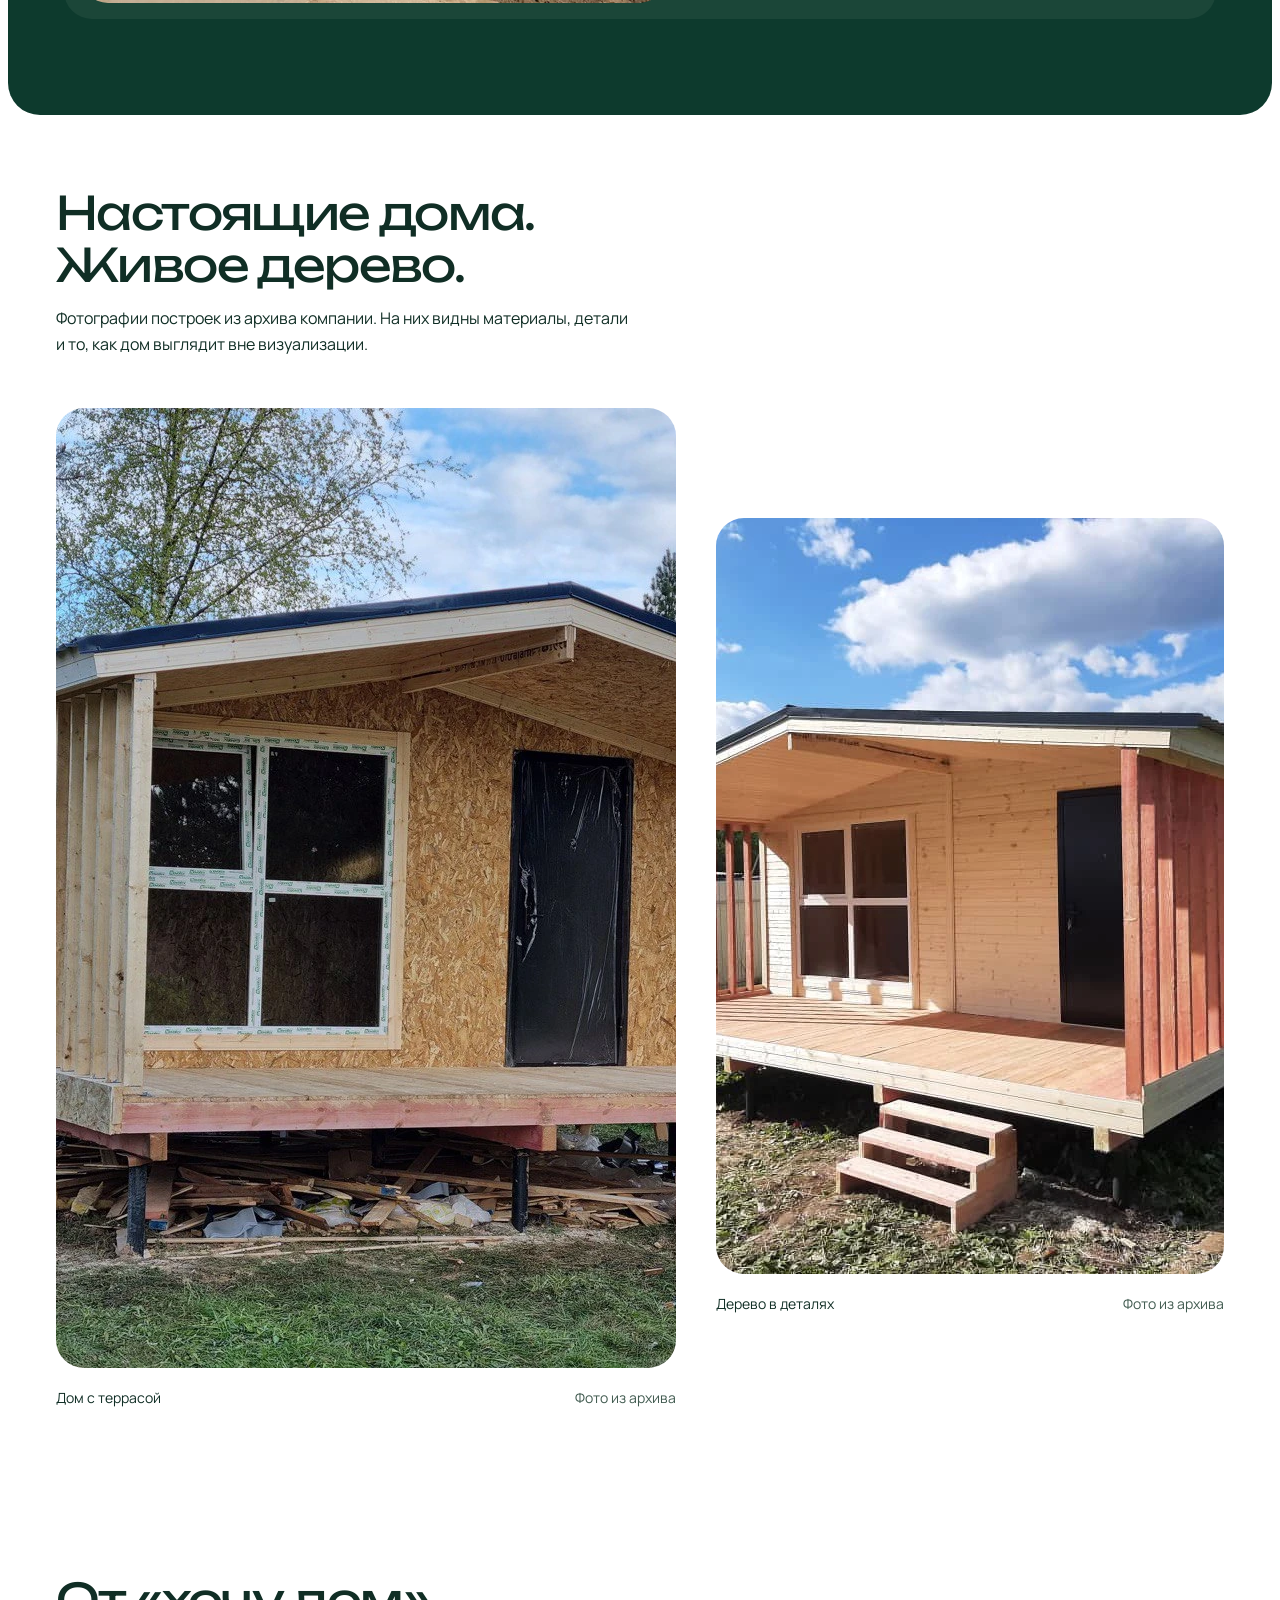
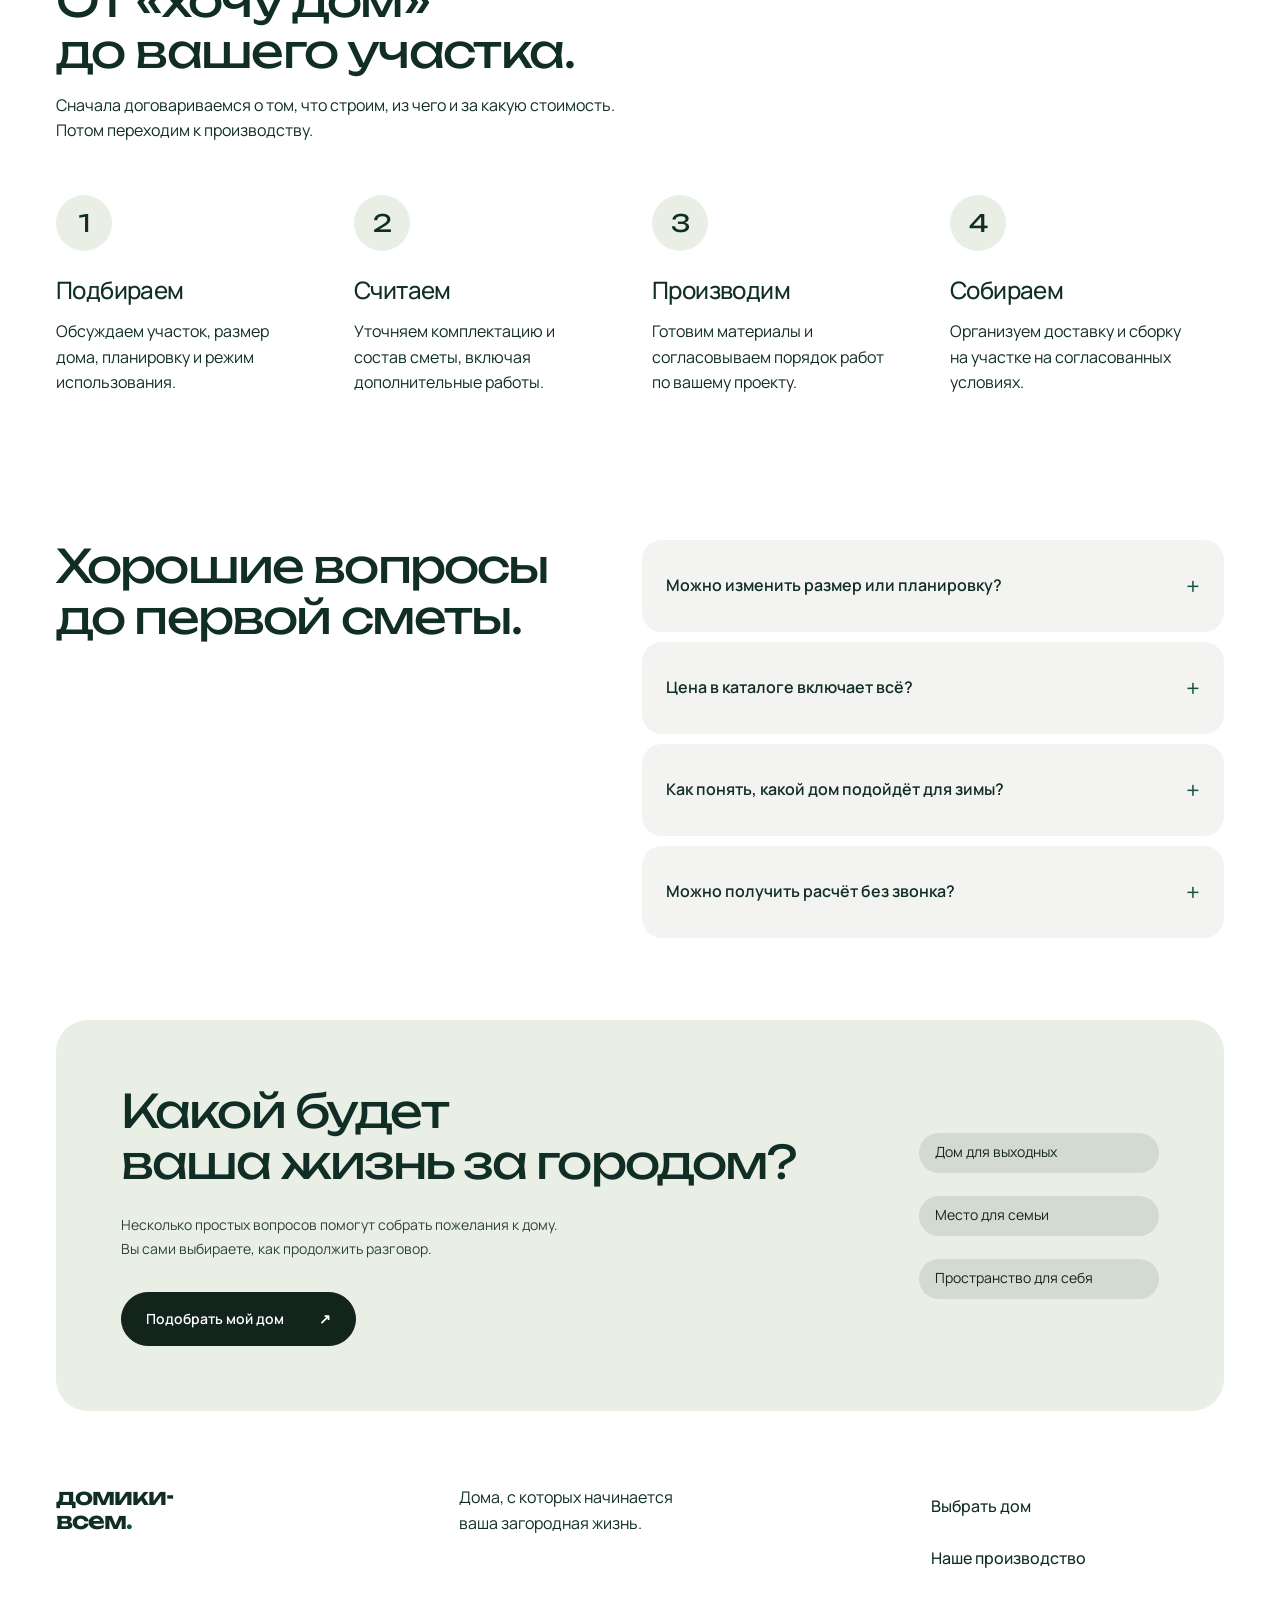
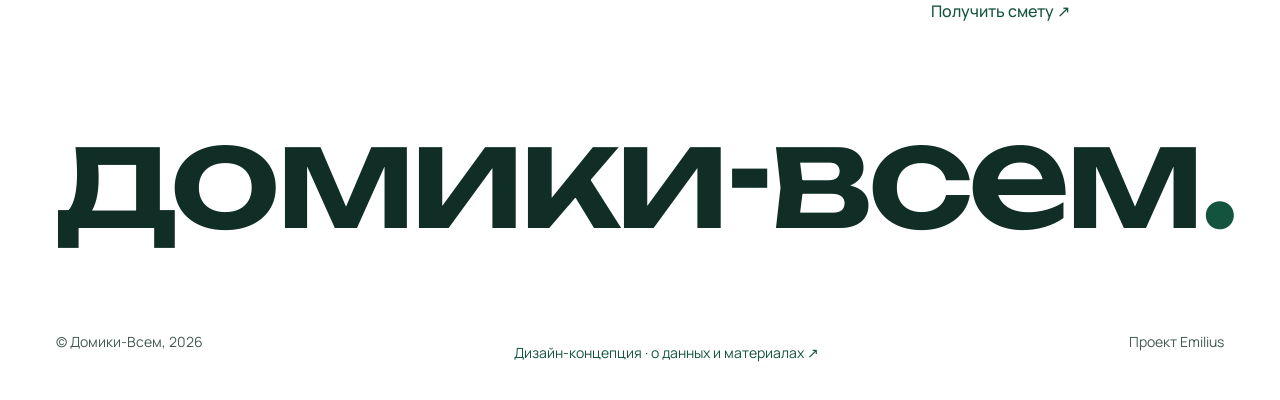
<file: experiment/index.html>
<!doctype html>
<!-- REVISION 2: Architectural character: compact-house culture, distinctive Unbounded typography, a forest-green living-space hero, staggered house selection and tactile readiness comparison. Product data, estimate flow and public audience preserved. THESIS: A house showroom with transparent choices. OWN-WORLD: daylight canvas, forest green, large unframed architecture and precise spec rows. STORY: see a home, understand its configuration, request an estimate. FIRST VIEWPORT: typographic brand and navigation; left headline, right brief and actions; panoramic house photograph below. FORM: grounded direction 5, exhibition catalogue, seed 46422dab; direct implementation authorized without waiting for customer approval. -->
<html lang="ru">
<head>
<meta charset="UTF-8"><meta name="viewport" content="width=device-width, initial-scale=1.0">
<meta name="theme-color" content="#0d3a2d">
<meta name="robots" content="noindex, nofollow"><meta name="description" content="Дизайн-концепция Домики-Всем: дачные и каркасные дома собственного производства. Выберите модель и комплектацию и посмотрите сценарий получения сметы.">
<title>Домики-Всем — дома для жизни за городом</title>
<link rel="preload" as="font" type="font/woff2" href="assets/unbounded-1.woff2?v=a682225d7b" crossorigin>
<link rel="preload" as="font" type="font/woff2" href="assets/manrope-1.woff2?v=d3303a8d16" crossorigin>
<link rel="stylesheet" href="fonts.css?v=c88b00edbe"><link rel="stylesheet" href="display-font.css?v=42f1547f35"><link rel="stylesheet" href="style.css?v=08215e1f0a"><link rel="stylesheet" href="identity.css?v=648a51b84f"><link rel="stylesheet" href="accessibility.css?v=626a3f6ead"><link rel="stylesheet" href="motion.css?v=b789228e05"><link rel="stylesheet" href="palette.css?v=3a1bd7988d"><link rel="stylesheet" href="hero.css?v=40826214f8">
<link rel="stylesheet" href="store.css?v=b4882c3f3a"><link rel="preload" as="image" href="assets/house-1-1.webp" imagesrcset="assets/hero-house-760.webp 760w, assets/hero-house-1200.webp 1200w, assets/house-1-1.webp 1600w" imagesizes="(max-width: 768px) 100vw, (max-width: 950px) calc(100vw - 72px), (max-width: 1100px) 660px, 900px">
</head>
<body>
<a class="skip" href="#main">К содержимому</a>
<p class="store-notice"><span>Цены каталога на 02.11.2026, их нужно подтвердить.</span> <span>Фундамент, доставка, монтаж и инженерия считаются в смете.</span></p>
<header class="header"><div class="header-inner">
<a href="#" class="brand" aria-label="Домики-Всем — главная"><span class="brand-name">домики-<span>всем<span class="brand-period">.</span></span></span><span class="brand-caption"><span class="brand-caption-full">собственное <br>производство домов</span><span class="brand-caption-short">Производство домов</span></span></a>
<nav class="desktop-nav" aria-label="Основная навигация"><a href="#catalog">Дома</a><a href="#packages">Комплектации</a><a href="#production">Производство</a><a href="#process">Как мы работаем</a></nav>
<div class="header-actions"><button class="theme-toggle icon-button" aria-label="Сменить цветовую тему" title="Сменить тему"><svg class="icon" viewBox="0 0 24 24" width="20" height="20" fill="none" stroke="currentColor" stroke-width="1.6" stroke-linecap="round" aria-hidden="true" focusable="false"><circle cx="12" cy="12" r="8"/><path d="M12 4a8 8 0 0 1 0 16z" fill="currentColor" stroke="none"/></svg></button><button class="button button-small outline" data-quiz>Подобрать дом <span aria-hidden="true">↗</span></button><button class="menu-button icon-button" aria-label="Открыть меню" aria-expanded="false" aria-controls="mobile-navigation"><svg class="icon" viewBox="0 0 24 24" width="20" height="20" fill="none" stroke="currentColor" stroke-width="1.6" stroke-linecap="round" aria-hidden="true" focusable="false"><path d="M4 7h16M4 12h16M4 17h16"/></svg></button></div>
</div><nav id="mobile-navigation" class="mobile-nav" aria-label="Мобильная навигация" hidden><a href="#catalog">Дома</a><a href="#packages">Комплектации</a><a href="#production">Производство</a><a href="#process">Как мы работаем</a><button class="button" id="mobile-menu-quiz" type="button">Подобрать дом <span aria-hidden="true">↗</span></button></nav></header>
<main id="main" tabindex="-1">
<div id="home-page">
<section class="hero hero-v2 hero-v3 container" aria-labelledby="hero-title">
<div class="hero-stage">
<div class="hero-copy">
<h1 id="hero-title">Дачный дом. <br><span>С понятной ценой.</span></h1>
<p class="hero-lead">Сравните планировки, комплектации и цены. Выбирайте без заявки.</p>
<div class="hero-buttons"><a class="button" id="hero-catalog-open" href="#catalog">Смотреть типовые решения <span aria-hidden="true">↓</span></a><button class="text-button" data-quiz>Расчёт под вас</button></div>

</div>
<div class="hero-featured">
<div class="hero-visual"><img id="hero-image" src="assets/house-1-1.webp" srcset="assets/hero-house-760.webp 760w, assets/hero-house-1200.webp 1200w, assets/house-1-1.webp 1600w" sizes="(max-width: 768px) 100vw, (max-width: 950px) calc(100vw - 72px), (max-width: 1100px) 660px, 900px" alt="Дачный домик 8×6: визуализация из каталога компании" width="1600" height="1200" fetchpriority="high"><span class="image-caption" id="hero-image-caption" role="status">Визуализация из каталога</span><div class="hero-image-feedback" id="hero-image-feedback" hidden><p id="hero-image-status" role="status"></p><button class="button" id="hero-image-retry" type="button" hidden>Повторить загрузку</button></div><div class="hero-view-controls" role="group" aria-label="Рассмотреть дом 8×6"><button type="button" data-hero-view="facade" aria-pressed="true" aria-controls="hero-image">Фасад</button><button type="button" data-hero-view="plan" aria-pressed="false" aria-controls="hero-image">Планировка</button></div><a class="hero-plan-full" id="hero-plan-full" href="assets/house-1-2.webp" target="_blank" rel="noopener" aria-label="План дома 8×6 в полном размере (новая вкладка)" hidden>План целиком ↗</a></div>
<aside class="hero-offer" aria-labelledby="hero-model-title">
<h2 id="hero-model-title">Дачный домик 8×6</h2><p class="hero-model-meta">На плане: отдельная спальня, кухня-гостиная и веранда. Общий габарит 48 м².</p>
<div class="hero-data-feedback" id="hero-data-feedback" hidden><p id="hero-data-status" role="status"></p><button class="text-button" id="hero-data-retry" type="button">Повторить загрузку каталога ↻</button></div><fieldset class="hero-packages" id="hero-packages"><legend>Цена по комплектации</legend><label class="hero-package"><input type="radio" name="hero-edition" value="0"><span class="hero-package-name">Холодный контур</span><strong class="hero-package-price" data-hero-price="0">1 021 800 ₽</strong></label><label class="hero-package"><input type="radio" name="hero-edition" value="1"><span class="hero-package-name">Тёплый контур</span><strong class="hero-package-price" data-hero-price="1">1 138 700 ₽</strong></label><label class="hero-package"><input type="radio" name="hero-edition" value="2" checked><span class="hero-package-name">С чистовой отделкой</span><strong class="hero-package-price" data-hero-price="2">1 430 200 ₽</strong></label></fieldset>
<p class="hero-package-copy" id="hero-package-copy" aria-live="polite">Тёплый контур с внутренней отделкой и чистовым полом.</p>
<p class="hero-price-note"><span id="hero-price-scope">Состав на изображении нужно сверить со сметой.</span></p>
<a class="button outline" id="hero-model-open" href="#house-1">Планировка и состав <span aria-hidden="true">↗</span></a>
</aside></div>
<div class="hero-workshop-proof"><div class="hero-workshop-copy"><strong>Своё производство</strong><p>Кадры из архива компании</p></div><div class="hero-workshop-photos" role="group" aria-label="Рассмотреть производство"><a href="#production" data-production-preview="drying" aria-label="Камерная сушка — посмотреть производство"><img src="assets/hero-drying-320.webp" alt="" width="320" height="240" loading="lazy"><span>Сушка <span aria-hidden="true">↗</span></span></a><a href="#production" data-production-preview="treatment" aria-label="Защитная обработка древесины — посмотреть производство"><img src="assets/hero-treatment-320.webp" alt="" width="320" height="240" loading="lazy"><span>Обработка <span aria-hidden="true">↗</span></span></a><a href="#production" data-production-preview="painting" aria-label="Покраска в цехе — посмотреть производство"><img src="assets/hero-painting-320.webp" alt="" width="320" height="240" loading="lazy"><span>Покраска <span aria-hidden="true">↗</span></span></a></div></div>
</div>
</section>
<section class="container store-types" aria-labelledby="store-types-title"><h2 id="store-types-title">Выбор по типу дома.</h2><div class="store-type-grid"><a class="store-type" href="#catalog" data-shop-category="products"><span class="store-type-media"><img src="assets/house-2-1.webp" srcset="assets/house-2-1-800.webp 800w, assets/house-2-1-1200.webp 1200w, assets/house-2-1.webp 1600w" sizes="(max-width: 600px) 160px, 420px" alt="" width="960" height="660" loading="lazy"></span><strong>Дачные бытовки</strong><span class="store-type-price">от 465 400 ₽</span></a><a class="store-type" href="#catalog" data-shop-category="homes"><span class="store-type-media"><img src="assets/house-1-1.webp" srcset="assets/house-1-1-800.webp 800w, assets/house-1-1-1200.webp 1200w, assets/house-1-1.webp 1600w" sizes="(max-width: 600px) 160px, 420px" alt="" width="960" height="660" loading="lazy"></span><strong>Дачные домики</strong><span class="store-type-price">от 1 021 800 ₽</span></a><a class="store-type" href="#catalog" data-shop-category="frame"><span class="store-type-media"><img src="assets/house-3-1.webp" srcset="assets/house-3-1-800.webp 800w, assets/house-3-1-1200.webp 1200w, assets/house-3-1.webp 1600w" sizes="(max-width: 600px) 160px, 420px" alt="" width="960" height="660" loading="lazy"></span><strong>Каркасные дома</strong><span class="store-type-price">от 1 643 300 ₽</span></a></div></section>
<section class="section container catalog" id="catalog" aria-labelledby="catalog-title"><div class="section-heading"><div><h2 id="catalog-title">Сначала — дом, <br>который нравится.</h2></div><p class="section-intro">Сравните фасады, планировки и цены выбранной комплектации.</p></div>
<div class="store-toolbar"><div class="catalog-controls"><div class="category-tabs filter-row" role="group" aria-label="Тип дома"><button class="filter active" data-category="all" aria-pressed="true">Все дома</button><button class="filter" data-category="products" aria-pressed="false">Дачные бытовки</button><button class="filter" data-category="homes" aria-pressed="false">Дачные домики</button><button class="filter" data-category="frame" aria-pressed="false">Каркасные дома</button></div></div>
<details class="catalog-options" id="catalog-options" open><summary><span>Площадь и комплектация<small id="catalog-options-summary">Любая площадь · Холодный контур</small></span></summary><div class="catalog-options-panel"><div class="area-filter" role="group" aria-labelledby="area-filter-label"><span id="area-filter-label">Площадь</span><div class="area-chips filter-row"><button class="filter active" data-area="all" aria-pressed="true">Любая площадь</button><button class="filter" data-area="small" aria-pressed="false">До 40 м²</button><button class="filter" data-area="medium" aria-pressed="false">40–60 м²</button><button class="filter" data-area="large" aria-pressed="false">От 60 м²</button></div></div><div class="catalog-edition"><label for="catalog-edition">Комплектация</label><select id="catalog-edition"><option value="0">Холодный контур</option><option value="1">Тёплый контур</option><option value="2">С чистовой отделкой</option></select><p id="catalog-edition-note">Каркас, кровля, наружная отделка, окна и входная дверь. Состав уточняется по модели.</p></div><button class="button" id="catalog-options-done">Показать подборку</button></div></details><div class="catalog-view" role="group" aria-label="Изображения в каталоге"><span>Рассмотреть дома</span><div><button data-catalog-view="facade" aria-pressed="true">Фасады</button><button data-catalog-view="plan" aria-pressed="false">Планировки</button></div></div></div><div class="catalog-meta"><span id="catalog-count" aria-live="polite">Загружаем модели…</span><span>Цены из каталога на 02.11.2026, требуют подтверждения</span></div>
<div class="compare-tray" id="compare-tray" hidden><p id="compare-count" tabindex="-1" role="status"></p><div><button class="button" id="compare-open" disabled>Сравнить два дома</button><button class="text-button" id="compare-clear">Очистить</button></div></div><div class="model-grid" id="model-grid"></div><div id="catalog-empty" class="empty-state" hidden><h3>В этой подборке пока нет домов</h3><p>Попробуйте другую площадь или сбросьте фильтры.</p><button class="button outline" id="reset-filters">Показать все дома</button></div>
<section id="house-comparison" class="house-comparison" aria-labelledby="comparison-title" hidden><h3 id="comparison-title" tabindex="-1">Два дома. Планировки и цены.</h3><p>Сравниваем габариты и цены комплектаций из каталога на 02.11.2026. Состав на фото и итоговую смету на участке нужно подтвердить.</p><div id="comparison-content"></div><button class="text-button" id="compare-return">← Вернуться к выбору домов</button></section><div class="catalog-help"><span>Есть своя идея или необычный участок?</span><button class="text-button" data-quiz>Обсудить индивидуальный проект <span aria-hidden="true">↗</span></button></div>
</section>
<section class="packages-section section" id="packages" aria-labelledby="packages-title"><div class="container"><div class="section-heading"><div><h2 id="packages-title">От каркаса <br>до чистовой отделки.</h2></div><p class="section-intro">Сравните три комплектации и выберите, какую часть работ доверить производству. Состав уточняется для каждой модели.</p></div>
<div class="package-columns"><article class="package-choice" data-readiness="0" tabindex="0" role="button" aria-pressed="false" aria-label="Показать холодный контур"><span class="package-index">Основа дома</span><h3>Холодный контур</h3><p>Для тех, кто хочет начать с конструкции и продолжить обустройство самостоятельно.</p><ul><li>Силовой каркас и кровля</li><li>Наружная отделка</li><li>Окна и входная дверь</li></ul></article><article class="package-featured package-choice" data-readiness="1" tabindex="0" role="button" aria-pressed="true" aria-label="Показать тёплый контур"><span class="package-index">Следующий уровень</span><h3>Тёплый контур</h3><p>Основа с утеплением и изоляцией. Для дальнейшей внутренней отделки.</p><ul><li>Всё из холодного контура</li><li>Утепление конструкции</li><li>Паро- и ветрозащита</li></ul></article><article class="package-choice" data-readiness="2" tabindex="0" role="button" aria-pressed="false" aria-label="Показать чистовую отделку"><span class="package-index">Больше готовых работ</span><h3>С чистовой отделкой</h3><p>Для тех, кто хочет получить дом с завершёнными внутренними поверхностями.</p><ul><li>Всё из тёплого контура</li><li>Внутренняя отделка</li><li>Чистовое покрытие пола</li></ul></article></div><div class="readiness-summary" aria-live="polite"><span class="readiness-label">Выбрано для сравнения</span><div><h3 id="readiness-title">Тёплый контур</h3><p id="readiness-copy">Конструкция уже дополнена утеплением и изоляцией. Внутренние поверхности и инженерные решения обсуждаем отдельно.</p></div><a class="text-button" id="readiness-catalog" href="#catalog">Смотреть цены: тёплый контур ↗</a></div><div class="package-footnote"><p>Фундамент, инженерные системы, доставка и монтаж проверяются в смете выбранного дома. Сравнение показывает принцип комплектаций.</p><a class="text-button" href="#catalog">Смотреть цены моделей <span aria-hidden="true">↗</span></a></div>
</div></section>
<section class="production-section section" id="production" aria-labelledby="production-title"><div class="container"><div class="production-top"><div><h2 id="production-title">За домом — <br>своё производство.</h2></div><p>Посмотрите реальные фотографии производства: от подготовки древесины до хранения. Для каждого процесса — вопрос, который поможет обсудить качество именно вашего дома.</p></div><div class="production-layout"><div class="production-tabs" role="group" aria-label="Процессы производства"><button class="production-tab active" data-production="drying" aria-pressed="true"><span class="production-tab-title">Камерная сушка <span aria-hidden="true">↗</span></span><span class="production-tab-copy">Пиломатериал проходит подготовку в сушильной камере до дальнейшей обработки.</span></button><button class="production-tab" data-production="treatment" aria-pressed="false"><span class="production-tab-title">Защитная обработка <span aria-hidden="true">↗</span></span><span class="production-tab-copy">На производстве есть ванна для обработки древесины огнебиозащитным составом.</span></button><button class="production-tab" data-production="painting" aria-pressed="false"><span class="production-tab-title">Покраска в цехе <span aria-hidden="true">↗</span></span><span class="production-tab-copy">Отдельный покрасочный цех позволяет работать с материалом круглый год.</span></button><button class="production-tab" data-production="warehouse" aria-pressed="false"><span class="production-tab-title">Хранение под навесом <span aria-hidden="true">↗</span></span><span class="production-tab-copy">Подготовленные к отправке материалы хранятся на территории производства под навесом.</span></button></div><div class="production-evidence"><div class="production-visual"><img id="production-image" src="assets/drying.webp" alt="Сушильная камера на производстве Домики-Всем" width="1200" height="900" loading="lazy"></div><div class="production-photo-tools"><span>Архив компании</span><a class="text-button" id="production-full" href="assets/drying.webp" target="_blank" rel="noopener" aria-label="Рассмотреть фото: Камерная сушка (новая вкладка)">Рассмотреть фото ↗</a></div><div class="production-question" aria-live="polite" aria-atomic="true"><span>Вопрос перед заказом</span><h3 id="production-question-title">Из чего соберут ваш дом?</h3><p id="production-question-copy">Уточните, из какого пиломатериала будет собран дом и как контролируют его влажность. Попросите зафиксировать материал в спецификации.</p></div></div></div><div class="production-visit has-photo"><figure class="production-visit-photo"><img src="assets/showroom-760.webp" srcset="assets/showroom-760.webp 760w, assets/showroom-1200.webp 1200w" sizes="(max-width: 768px) 100vw, 55vw" width="1200" height="900" loading="lazy" decoding="async" alt="Выставочные дома на территории производства: дом с террасой и несколько небольших домиков у цеха"></figure><div class="production-visit-copy"><p>Хотите увидеть, как всё устроено?</p><span>На территории производства стоят выставочные дома — их можно обойти и посмотреть вживую.</span><button class="text-button" id="tour-request">Обсудить экскурсию на производство ↗</button></div></div></div></section>
<section class="section container real-houses" aria-labelledby="real-title"><div class="section-heading"><div><h2 id="real-title">Настоящие дома. <br>Живое дерево.</h2></div><p class="section-intro">Фотографии построек из архива компании. На них видны материалы, детали и то, как дом выглядит вне визуализации.</p></div><div class="built-grid"><figure><img src="assets/built-house.webp" alt="Построенный деревянный дом с крытой террасой" width="1280" height="960" loading="lazy"><figcaption>Дом с террасой <span>Фото из архива</span></figcaption></figure><figure><img src="assets/built-house-2.webp" alt="Дачный дом с деревянной отделкой и перилами террасы" width="1008" height="756" loading="lazy"><figcaption>Дерево в деталях <span>Фото из архива</span></figcaption></figure></div></section>
<section class="section process-section container" id="process" aria-labelledby="process-title"><div class="section-heading"><div><h2 id="process-title">От «хочу дом» <br>до вашего участка.</h2></div><p class="section-intro">Сначала договариваемся о том, что строим, из чего и за какую стоимость. Потом переходим к производству.</p></div><ol class="process-list"><li><span class="step-number">1</span><h3>Подбираем</h3><p>Обсуждаем участок, размер дома, планировку и режим использования.</p></li><li><span class="step-number">2</span><h3>Считаем</h3><p>Уточняем комплектацию и состав сметы, включая дополнительные работы.</p></li><li><span class="step-number">3</span><h3>Производим</h3><p>Готовим материалы и согласовываем порядок работ по вашему проекту.</p></li><li><span class="step-number">4</span><h3>Собираем</h3><p>Организуем доставку и сборку на участке на согласованных условиях.</p></li></ol></section>
<section class="section faq-section container" aria-labelledby="faq-title"><div class="faq-layout"><h2 id="faq-title">Хорошие вопросы <br>до первой сметы.</h2><div class="faq-list"><details><summary>Можно изменить размер или планировку?</summary><p>Компания рассматривает индивидуальные проекты. Расскажите о нужном размере, расположении окон, входа и террасы: возможность изменений и стоимость уточняются по проекту.</p></details><details><summary>Цена в каталоге включает всё?</summary><p>В каталоге показана цена комплектации из открытого каталога на дату подготовки концепции. Актуальную стоимость, фундамент, доставку, монтаж и инженерные системы нужно подтвердить в индивидуальной смете.</p></details><details><summary>Как понять, какой дом подойдёт для зимы?</summary><p>При подборе укажите, планируете ли приезжать зимой или жить постоянно. Утепление, отопление и инженерные решения должны соответствовать режиму использования: одно название комплектации этого не определяет.</p></details><details><summary>Можно получить расчёт без звонка?</summary><p>Да, в предлагаемом сценарии можно выбрать Telegram и указать свой username. Если удобнее другой мессенджер, можно оставить телефон и не давать разрешение на звонок.</p></details></div></div></section>
<section class="container final-section"><div><h2>Какой будет <br>ваша жизнь за городом?</h2><p>Несколько простых вопросов помогут собрать пожелания к дому. <br>Вы сами выбираете, как продолжить разговор.</p><button class="button light" data-quiz>Подобрать мой дом <span aria-hidden="true">↗</span></button></div><div class="final-note"><span>Дом для выходных</span><span>Место для семьи</span><span>Пространство для себя</span></div></section>
</div>
<div id="detail-page" hidden></div>
</main>
<footer class="footer container"><div class="footer-top"><a class="brand footer-brand" href="#"><span class="brand-name">домики-<span>всем<span class="brand-period">.</span></span></span></a><p>Дома, с которых начинается <br>ваша загородная жизнь.</p><nav aria-label="Навигация в подвале"><a href="#catalog">Выбрать дом</a><a href="#production">Наше производство</a><button class="text-button" data-quiz>Получить смету ↗</button></nav></div><div class="footer-signature" aria-hidden="true">домики-всем<span>.</span></div><div class="footer-bottom"><span>© Домики-Всем, 2026</span><button class="concept-link" id="concept-info">Дизайн-концепция · о данных и материалах ↗</button><span>Проект Emilius</span></div></footer>
<dialog id="quiz-dialog" aria-labelledby="quiz-title"><div class="dialog-header"><span class="dialog-brand">домики-всем.</span><button class="icon-button close-dialog" aria-label="Закрыть подбор"><svg class="icon" viewBox="0 0 24 24" width="20" height="20" fill="none" stroke="currentColor" stroke-width="1.6" stroke-linecap="round" aria-hidden="true" focusable="false"><path d="M6 6l12 12M18 6L6 18"/></svg></button></div><div id="quiz-content"></div></dialog>
<dialog id="info-dialog" aria-labelledby="info-title"><div class="dialog-header"><span class="dialog-brand">О проекте</span><button class="icon-button close-info" aria-label="Закрыть информацию"><svg class="icon" viewBox="0 0 24 24" width="20" height="20" fill="none" stroke="currentColor" stroke-width="1.6" stroke-linecap="round" aria-hidden="true" focusable="false"><path d="M6 6l12 12M18 6L6 18"/></svg></button></div><div class="info-content"><h2 id="info-title">Увидеть будущий сайт <br>до его запуска.</h2><p>Это самостоятельная интерактивная концепция редизайна, подготовленная Emilius по переписке проекта. Она не заменяет действующий сайт компании.</p><p>Выбранные модели, параметры и цены взяты из открытого каталога 2 ноября 2026 года. Их актуальность и состав комплектаций требуют подтверждения. Фотографии и визуализации взяты из материалов компании и её сайта.</p><p>Формы работают в демонстрационном режиме. Данные никуда не отправляются и не сохраняются после закрытия страницы. Можно скачать пример своей заявки.</p><a href="https://bytovki-vsem.ru/" target="_blank" rel="noopener" class="button outline">Открыть действующий сайт ↗</a></div></dialog>
<script src="app.js?v=d6ca575976" defer></script>
</body></html>
</file>
<file: fonts.css>
@font-face {
  font-family: 'Manrope';
  font-style: normal;
  font-weight: 400;
  font-display: swap;
  src: url(assets/manrope-1.woff2?v=d3303a8d16) format('woff2');
}
@font-face {
  font-family: 'Manrope';
  font-style: normal;
  font-weight: 500;
  font-display: swap;
  src: url(assets/manrope-2.woff2?v=ea1e5879a0) format('woff2');
}
@font-face {
  font-family: 'Manrope';
  font-style: normal;
  font-weight: 600;
  font-display: swap;
  src: url(assets/manrope-3.woff2?v=96048311e7) format('woff2');
}
@font-face {
  font-family: 'Manrope';
  font-style: normal;
  font-weight: 700;
  font-display: swap;
  src: url(assets/manrope-4.woff2?v=91ba7cfc89) format('woff2');
}
@font-face {
  font-family: 'Manrope';
  font-style: normal;
  font-weight: 800;
  font-display: swap;
  src: url(assets/manrope-5.woff2?v=79db0c9358) format('woff2');
}
</file>
<file: display-font.css>
@font-face {
  font-family: 'Unbounded';
  font-style: normal;
  font-weight: 400;
  font-display: swap;
  src: url(assets/unbounded-1.woff2?v=a682225d7b) format('woff2');
}
@font-face {
  font-family: 'Unbounded';
  font-style: normal;
  font-weight: 500;
  font-display: swap;
  src: url(assets/unbounded-2.woff2?v=663d696b7d) format('woff2');
}
@font-face {
  font-family: 'Unbounded';
  font-style: normal;
  font-weight: 600;
  font-display: swap;
  src: url(assets/unbounded-3.woff2?v=f36c305875) format('woff2');
}
@font-face {
  font-family: 'Unbounded';
  font-style: normal;
  font-weight: 700;
  font-display: swap;
  src: url(assets/unbounded-4.woff2?v=c08e446cb6) format('woff2');
}
</file>
<file: style.css>
:root{--bg:#f6f7f4;--surface:#fff;--ink:#202b25;--muted:#59665d;--line:#dce2da;--accent:#176448;--accent-hover:#114b36;--tint:#e9efe8;--forest:#173e2d;--white:#fff;--radius:14px;--control:8px;--ease:cubic-bezier(.16,1,.3,1)}
*{box-sizing:border-box}html{scroll-behavior:smooth;scroll-padding-top:100px}body{margin:0;background:var(--bg);color:var(--ink);font-family:Manrope,Arial,sans-serif;font-size:15px;line-height:1.6}button,input,select{font:inherit}button,a,input,select,summary{-webkit-tap-highlight-color:transparent}button,a{touch-action:manipulation}button{cursor:pointer;color:inherit}a{color:inherit;text-decoration:none}img{max-width:100%;display:block}button{border:0;background:none}button:disabled{cursor:not-allowed;opacity:.4}h1,h2,h3,p{margin:0}h1,h2,h3{font-weight:500;line-height:1.12;text-wrap:balance}h1,h2{letter-spacing:-.04em}h2{font-size:clamp(34px,4vw,56px)}h3{font-size:23px;letter-spacing:-.025em}p{color:var(--muted)}[hidden]{display:none!important}:focus-visible{outline:3px solid #7caa85;outline-offset:5px}::selection{background:#c8dfce;color:#173e2d}.container{max-width:1536px;margin:0 auto;padding-left:48px;padding-right:48px}.section{padding-top:104px;padding-bottom:104px}.eyebrow{font-size:12px;font-weight:700;letter-spacing:.06em;margin-bottom:24px;color:var(--accent)}.section-heading{display:flex;align-items:flex-end;justify-content:space-between;gap:40px;margin-bottom:44px}.section-intro{max-width:365px;font-size:15px;line-height:1.8;padding-bottom:4px}.button{min-height:52px;padding:14px 23px;border-radius:var(--control);background:var(--accent);color:#fff;display:inline-flex;align-items:center;justify-content:center;gap:28px;font-weight:600;font-size:14px;transition:background .2s,transform .2s;white-space:nowrap;border:1px solid transparent}.button:hover{background:var(--accent-hover)}.button:active{transform:translateY(1px)}.button-small{min-height:44px;padding:10px 16px;font-size:12px;gap:22px}.outline{border-color:var(--line);color:var(--ink);background:transparent}.outline:hover{background:var(--tint)}.light{background:#fff;color:var(--forest)}.light:hover{background:#e7efe7}.text-button{display:inline-flex;align-items:center;gap:18px;padding:8px 0;font-weight:600;font-size:13px;line-height:1.5;color:var(--accent);border-bottom:1px solid transparent}.text-button:hover{border-bottom-color:currentColor}.icon-button{width:40px;height:40px;display:inline-grid;place-items:center;font-size:23px;border-radius:8px}.icon-button:hover{background:var(--tint)}.skip{position:fixed;top:-100px;left:20px;z-index:60;padding:15px;background:var(--surface)}.skip:focus{top:12px}.header{position:sticky;top:0;z-index:10;background:var(--bg);border-bottom:1px solid var(--line)}.header-inner{max-width:1536px;padding:18px 48px;min-height:88px;margin:auto;display:flex;align-items:center;justify-content:space-between;gap:25px}.brand{display:flex;align-items:center;gap:24px;flex-shrink:0}.brand-name{font-weight:800;font-size:23px;letter-spacing:-.065em;line-height:.92;display:block}.brand-name>span{display:block}.brand-period{color:var(--accent);display:inline!important}.brand-caption{border-left:1px solid var(--line);padding-left:19px;font-size:10px;line-height:1.5;color:var(--muted)}.desktop-nav{display:flex;gap:29px;font-size:12px;font-weight:600}.desktop-nav a:hover{color:var(--accent)}.header-actions{display:flex;gap:10px;align-items:center}.theme-toggle{font-size:22px}.menu-button{display:none}.mobile-nav{padding:12px 20px 24px;border-top:1px solid var(--line)}.mobile-nav a{display:block;padding:10px 0}.hero{padding-top:48px}.hero-intro{display:grid;grid-template-columns:1.45fr 1fr;gap:70px;align-items:end;margin-bottom:44px}.hero .eyebrow{margin-bottom:18px}h1{font-size:clamp(48px,5.1vw,78px);line-height:1.04;font-weight:500}.hero-description{max-width:410px;padding-bottom:5px}.hero-description p{font-size:15px;line-height:1.8}.hero-buttons{display:flex;gap:24px;align-items:center;margin-top:26px}.hero-buttons .text-button{font-size:12px}.hero-image{position:relative;height:clamp(370px,39vw,590px);border-radius:var(--radius);overflow:hidden;background:#c3cfc7}.hero-image>img{width:100%;height:100%;object-fit:cover;object-position:50% 58%}.image-caption{position:absolute;left:22px;bottom:20px;font-size:10px;font-weight:500;background:rgba(20,38,28,.75);color:#fff;padding:5px 10px;border-radius:5px}.hero-photo-link{position:absolute;right:24px;bottom:24px;background:var(--surface);padding:20px 22px;display:flex;gap:36px;align-items:center;border-radius:10px;font-size:12px;line-height:1.6}.hero-photo-link b{font-size:14px;font-weight:600}.circle-arrow{width:43px;height:43px;border:1px solid var(--line);border-radius:50%;display:grid;place-items:center;font-size:24px}.hero-bottom{display:flex;justify-content:space-between;gap:20px;padding:23px 0;border-bottom:1px solid var(--line);font-size:11px;color:var(--muted)}.hero-bottom span+span{position:relative}.catalog-controls{display:flex;gap:20px;justify-content:space-between;align-items:center}.category-tabs{display:flex;gap:7px;flex-wrap:wrap}.filter{padding:11px 18px;border:1px solid var(--line);border-radius:50px;font-size:12px;font-weight:600;transition:background .2s}.filter:hover{background:var(--tint)}.filter.active{background:var(--ink);border-color:var(--ink);color:var(--bg)}.area-filter{display:flex;align-items:center;gap:14px;font-size:11px;color:var(--muted);white-space:nowrap}select{padding:10px 32px 10px 12px;border:1px solid var(--line);border-radius:7px;background:var(--bg);color:var(--ink);font-size:12px;cursor:pointer}.catalog-meta{display:flex;justify-content:space-between;gap:15px;margin:23px 0;color:var(--muted);font-size:10px}.model-grid{display:grid;grid-template-columns:repeat(3,minmax(0,1fr));gap:42px 24px}.model-card{min-width:0}.model-image{display:block;position:relative;overflow:hidden;border-radius:var(--radius);aspect-ratio:1.45;background:#e5e9e2}.model-image img{width:100%;height:100%;object-fit:cover;transition:transform .6s var(--ease)}.model-card:hover .model-image img{transform:scale(1.035)}.model-type{position:absolute;top:13px;left:13px;background:rgba(255,255,255,.93);color:#273c2f;border-radius:5px;font-size:10px;line-height:1.5;padding:6px 9px}.model-image .circle-arrow{position:absolute;right:14px;bottom:14px;background:#fff;color:#1e3a29;border:none;transition:transform .25s}.model-card:hover .circle-arrow{transform:rotate(45deg)}.model-info{padding:19px 0 16px;border-bottom:1px solid var(--line)}.model-info h3{font-size:22px;margin-bottom:10px}.model-specs{display:flex;gap:16px;color:var(--muted);font-size:11px}.model-price{display:flex;justify-content:space-between;align-items:center;gap:10px;margin-top:16px}.model-price strong{font-size:20px;font-weight:600;letter-spacing:-.03em;font-variant-numeric:tabular-nums}.model-price strong span{font-weight:400;font-size:12px;color:var(--muted);margin-right:3px}.model-price .text-button{font-size:11px}.catalog-help{display:flex;justify-content:space-between;align-items:center;margin-top:44px;padding-top:27px;border-top:1px solid var(--line);font-size:14px}.empty-state{padding:65px 20px;text-align:center;background:var(--tint);border-radius:var(--radius)}.empty-state p{margin:12px 0 22px}.packages-section{background:var(--tint)}.package-columns{display:grid;grid-template-columns:repeat(3,1fr);border-top:1px solid #bfcbbd;border-bottom:1px solid #bfcbbd}.package-columns article{padding:32px 32px 35px 0}.package-columns article+article{padding-left:32px;border-left:1px solid #bfcbbd}.package-index{display:block;color:var(--accent);font-size:11px;font-weight:600;margin-bottom:17px}.package-columns h3{font-size:25px;margin-bottom:16px}.package-columns p{font-size:13px;line-height:1.8;max-width:300px;min-height:72px}.package-columns ul{list-style:none;padding:0;margin:25px 0 0;font-size:12px;line-height:2.5}.package-columns li:before{content:'✓';color:var(--accent);font-size:13px;margin-right:13px}.package-footnote{display:flex;justify-content:space-between;align-items:center;gap:40px;padding-top:25px}.package-footnote p{font-size:11px;max-width:640px}.package-footnote a{white-space:nowrap;font-size:12px}.production-section{background:var(--forest);color:#fff}.production-top{display:grid;grid-template-columns:1.4fr 1fr;gap:80px;align-items:end;margin-bottom:45px}.production-top .eyebrow{color:#c3d5bd}.production-top>p{color:#c1d1c5;max-width:400px;font-size:14px;line-height:1.8}.production-layout{display:grid;grid-template-columns:1.45fr 1fr;gap:65px;align-items:center}.production-visual{position:relative;height:470px;background:#274c39;border-radius:var(--radius);overflow:hidden}.production-visual img{width:100%;height:100%;object-fit:cover}.production-tab{display:block;text-align:left;width:100%;border-top:1px solid #4f705a;padding:23px 0;color:#c1d1c5}.production-tab:last-child{border-bottom:1px solid #4f705a}.production-tab-title{display:flex;justify-content:space-between;font-size:21px;letter-spacing:-.02em;gap:20px}.production-tab-title>span{color:#c1d1c5}.production-tab-copy{font-size:12px;line-height:1.8;max-width:370px;display:none;margin-top:14px;color:#c1d1c5}.production-tab.active{color:#fff}.production-tab.active .production-tab-copy{display:block}.production-tab.active .production-tab-title>span{transform:rotate(45deg)}.built-grid{display:grid;grid-template-columns:1.15fr 1fr;gap:24px;align-items:start}.built-grid figure{margin:0}.built-grid figure:last-child{padding-top:75px}.built-grid img{width:100%;aspect-ratio:1.45;object-fit:cover;border-radius:var(--radius)}figcaption{display:flex;justify-content:space-between;gap:15px;padding:15px 0;font-size:13px}figcaption span{font-size:10px;color:var(--muted)}.process-section{border-top:1px solid var(--line)}.process-list{list-style:none;display:grid;grid-template-columns:repeat(4,1fr);gap:34px;margin:0;padding:0}.step-number{width:38px;height:38px;border:1px solid var(--line);border-radius:50%;display:grid;place-items:center;font-size:12px;margin-bottom:28px}.process-list h3{font-size:23px;margin-bottom:14px}.process-list p{font-size:12px;line-height:1.85}.faq-section{padding-top:0}.faq-layout{display:grid;grid-template-columns:1fr 1.1fr;gap:65px}.faq-layout h2{font-size:37px}.faq-list details{border-top:1px solid var(--line);padding:21px 0}.faq-list details:last-child{border-bottom:1px solid var(--line)}summary{cursor:pointer;list-style:none;font-size:14px;font-weight:600;display:flex;justify-content:space-between;align-items:center;gap:25px}summary:after{content:'+';font-size:24px;font-weight:400;color:var(--accent)}details[open] summary:after{content:'−'}summary::-webkit-details-marker{display:none}details p{font-size:13px;line-height:1.85;margin-top:16px;max-width:550px}.final-section{background:var(--forest);color:#fff;max-width:1440px;border-radius:var(--radius);padding:65px;display:flex;align-items:center;justify-content:space-between;gap:35px}.final-section .eyebrow{color:#c3d5bd}.final-section h2{font-size:clamp(34px,4vw,58px);margin-bottom:25px}.final-section p{color:#c1d1c5;font-size:13px;margin-bottom:30px}.final-note{display:flex;flex-direction:column;gap:23px;width:260px}.final-note span{border-bottom:1px solid #53705a;padding-bottom:18px;color:#d4e0d4;font-size:14px}.footer{padding-top:80px;padding-bottom:25px}.footer-top{display:grid;grid-template-columns:1fr 1fr 1fr;gap:40px;padding-bottom:55px}.footer-brand{align-items:flex-start}.footer-top p{font-size:13px}.footer-top nav{display:flex;flex-direction:column;align-items:flex-start;gap:9px;font-size:12px;padding-left:70px}.footer-top .text-button{font-size:12px;padding:0}.footer-bottom{border-top:1px solid var(--line);padding-top:22px;display:flex;justify-content:space-between;gap:20px;color:var(--muted);font-size:10px}.concept-link{padding:0;font-size:10px;color:var(--accent)}dialog{border:0;padding:0;background:var(--bg);color:var(--ink);border-radius:18px;width:min(760px,calc(100% - 32px));max-height:calc(100dvh - 36px);overflow:auto;box-shadow:0 20px 80px #102a2660}dialog::backdrop{background:rgba(15,31,23,.65)}.dialog-header{padding:22px 30px;border-bottom:1px solid var(--line);display:flex;justify-content:space-between;align-items:center;position:sticky;top:0;background:var(--bg);z-index:1}.dialog-brand{font-size:17px;font-weight:800;letter-spacing:-.045em}.dialog-header .icon-button{font-size:20px}#quiz-content,.info-content{padding:32px 40px 38px}.quiz-progress{display:flex;gap:7px;margin-bottom:30px}.quiz-progress span{height:3px;background:var(--line);flex:1}.quiz-progress .done{background:var(--accent)}.quiz-step-label{color:var(--accent);font-size:11px;font-weight:600;margin-bottom:12px}.quiz-title{font-size:34px;margin-bottom:14px}.quiz-description{font-size:13px;margin-bottom:24px}.quiz-models{display:grid;grid-template-columns:repeat(3,1fr);gap:12px}.quiz-model{position:relative;padding:6px;border:1px solid var(--line);border-radius:10px;text-align:left;min-width:0}.quiz-model img{aspect-ratio:1.4;width:100%;object-fit:cover;border-radius:6px}.quiz-model span{font-size:11px;font-weight:600;display:block;margin:9px 5px}.quiz-model.selected{border:2px solid var(--accent);padding:5px;background:var(--tint)}.quiz-model.selected:after{content:'✓';position:absolute;top:12px;right:12px;background:var(--accent);color:#fff;border-radius:50%;width:23px;height:23px;display:grid;place-items:center;font-size:12px}.quiz-actions{display:flex;justify-content:space-between;align-items:center;gap:15px;margin-top:28px;padding-top:24px;border-top:1px solid var(--line)}.quiz-demo{font-size:10px;color:var(--muted);margin-top:20px}.field-label{font-size:12px;font-weight:600;display:block;margin:22px 0 11px}.choice-grid{display:grid;grid-template-columns:repeat(2,1fr);gap:10px}.choice{border:1px solid var(--line);border-radius:8px;padding:14px;text-align:left;font-size:12px;background:var(--surface)}.choice.selected{border-color:var(--accent);background:var(--tint);box-shadow:inset 0 0 0 1px var(--accent)}.choice:hover{border-color:var(--accent)}.contact-summary{padding:15px 18px;border-radius:10px;background:var(--tint);font-size:12px;margin:20px 0;display:flex;justify-content:space-between;gap:15px}.contact-summary strong{font-weight:600}.contact-tabs{display:flex;gap:8px;flex-wrap:wrap}.contact-tabs .filter{font-size:11px;padding:9px 17px}.form-field{display:block;margin-top:18px}.form-field span{display:block;font-size:12px;font-weight:600;margin-bottom:8px}.form-field input{width:100%;min-height:49px;border:1px solid var(--line);border-radius:8px;background:var(--surface);color:var(--ink);padding:12px 15px;font-size:14px}.form-field input::placeholder{color:var(--muted);opacity:1}.check-label{display:flex;gap:12px;align-items:flex-start;font-size:12px;margin-top:20px}.check-label input{accent-color:var(--accent);width:17px;height:17px;flex-shrink:0;margin:2px 0}.form-error{color:#a52c2c;font-size:12px;margin-top:10px;min-height:20px}.success-symbol{display:grid;place-items:center;border:1px solid var(--accent);color:var(--accent);border-radius:50%;width:60px;height:60px;font-size:28px;margin-bottom:25px}.result-list{display:grid;grid-template-columns:1fr 1.5fr;gap:12px 25px;font-size:12px;margin:28px 0}.result-list dt{color:var(--muted)}.result-list dd{margin:0;font-weight:600}.info-content h2{font-size:33px;margin-bottom:25px}.info-content p{font-size:13px;line-height:1.85;margin-bottom:20px}.info-content .button{margin-top:8px}.detail-top{padding-top:32px}.breadcrumbs{display:flex;gap:12px;color:var(--muted);font-size:11px;margin-bottom:30px}.breadcrumbs a:hover{color:var(--accent)}.detail-heading{display:flex;justify-content:space-between;align-items:flex-end;margin-bottom:30px;gap:25px}.detail-heading h1{font-size:48px}.detail-heading .eyebrow{margin-bottom:12px}.detail-heading>p{font-size:12px;max-width:250px}.detail-layout{display:grid;grid-template-columns:1.4fr 1fr;gap:42px;align-items:start}.gallery-main{position:relative;border-radius:14px;overflow:hidden;background:var(--tint);aspect-ratio:1.4}.gallery-main img{width:100%;height:100%;object-fit:cover}.gallery-arrow{position:absolute;top:50%;transform:translateY(-50%);border-radius:50%;background:#fff;color:#173e2d;width:42px;height:42px;font-size:23px}.gallery-prev{left:16px}.gallery-next{right:16px}.gallery-thumbs{display:grid;grid-template-columns:repeat(5,1fr);gap:10px;margin-top:12px}.gallery-thumb{padding:0;border:2px solid transparent;border-radius:8px;overflow:hidden;aspect-ratio:1.45}.gallery-thumb img{width:100%;height:100%;object-fit:cover}.gallery-thumb.active{border-color:var(--accent)}.detail-specs{display:grid;grid-template-columns:repeat(3,1fr);gap:20px;padding:27px 0;border-bottom:1px solid var(--line);margin-bottom:30px}.detail-specs dt{font-size:10px;color:var(--muted);margin-bottom:6px}.detail-specs dd{margin:0;font-size:20px;font-weight:600}.detail-text h3{margin:24px 0 15px}.detail-text p{font-size:13px;line-height:1.9}.detail-packages{position:sticky;top:112px;padding:28px;background:var(--surface);border-radius:14px}.detail-packages h2{font-size:24px;letter-spacing:-.03em;margin-bottom:10px}.detail-packages>p{font-size:11px;margin-bottom:24px}.package-option{width:100%;text-align:left;border-top:1px solid var(--line);padding:19px 0;display:grid;grid-template-columns:21px 1fr;gap:13px}.radio-mark{width:18px;height:18px;border-radius:50%;border:1px solid var(--muted);margin-top:4px}.package-option.selected .radio-mark{border:5px solid var(--accent)}.package-option-title{display:flex;justify-content:space-between;gap:15px;font-size:12px;font-weight:600}.package-option-price{white-space:nowrap;font-variant-numeric:tabular-nums}.package-option-description{display:block;font-size:10px;color:var(--muted);line-height:1.8;margin-top:8px}.detail-total{border-top:1px solid var(--line);padding-top:22px;margin-top:10px}.detail-total>span{font-size:11px;color:var(--muted)}.detail-total strong{display:block;font-size:34px;font-weight:600;letter-spacing:-.04em;font-variant-numeric:tabular-nums;margin:4px 0 19px}.detail-total .button{width:100%}.detail-total p{font-size:10px;line-height:1.8;margin-top:16px}.detail-content{padding-bottom:80px}.detail-extra{margin-top:48px;padding:30px;background:var(--tint);border-radius:14px}.detail-extra h3{font-size:22px;margin-bottom:14px}.detail-extra p{font-size:12px}.related-section{padding-top:45px;border-top:1px solid var(--line)}.related-section h2{margin-bottom:30px;font-size:32px}.detail-missing{padding:80px 0}.detail-missing h1{font-size:40px;margin-bottom:25px}
@media(prefers-color-scheme:dark){:root:not([data-theme=light]){--bg:#18221c;--surface:#222f26;--ink:#edf2ec;--muted:#b3c2b6;--line:#405245;--accent:#a6d0b2;--accent-hover:#bddfc6;--tint:#293a2e;--forest:#102e20}:root:not([data-theme=light]) .button:not(.outline):not(.light){color:#133523}:root:not([data-theme=light]) .production-section .eyebrow{color:#c3d5bd}}
:root[data-theme=dark]{--bg:#18221c;--surface:#222f26;--ink:#edf2ec;--muted:#b3c2b6;--line:#405245;--accent:#a6d0b2;--accent-hover:#bddfc6;--tint:#293a2e;--forest:#102e20}:root[data-theme=dark] .button:not(.outline):not(.light){color:#133523}
@media(min-width:769px) and (prefers-reduced-motion:no-preference){.hero-intro{animation:arrive .8s var(--ease) both}.hero-image{animation:arrive 1s .1s var(--ease) both}@keyframes arrive{from{opacity:.6;transform:translateY(15px)}to{opacity:1;transform:none}}}
@media(min-width:1550px){.hero-image{height:580px}}
@media(max-width:1200px){.container{padding-left:32px;padding-right:32px}.header-inner{padding-left:32px;padding-right:32px}.brand-caption{display:none}.desktop-nav{gap:20px}.hero-intro{gap:35px;grid-template-columns:1.2fr 1fr}h1{font-size:64px}.hero-buttons{gap:15px}.hero-buttons .button{padding-left:18px;padding-right:18px}.catalog-controls{align-items:flex-start}.filter{padding:10px 13px;font-size:11px}.model-info h3{font-size:20px}.model-price{align-items:flex-start;flex-direction:column;gap:1px}.production-layout{gap:35px}.final-section{margin-left:32px;margin-right:32px;padding:45px;max-width:none}.detail-layout{gap:25px}.detail-packages{padding:22px}.package-option-title{flex-direction:column;gap:5px}.detail-total strong{font-size:30px}}
@media(max-width:900px){.desktop-nav{gap:16px;font-size:11px}.header-actions .outline{display:none}.hero-intro{grid-template-columns:1fr 1fr;gap:20px}h1{font-size:54px}.hero-description p{font-size:13px}.hero-buttons{flex-wrap:wrap;gap:10px;margin-top:18px}.hero-buttons .text-button{font-size:11px}.hero-bottom{font-size:10px}.section-intro{max-width:300px;font-size:13px}.section{padding-top:75px;padding-bottom:75px}.model-grid{gap:32px 16px}.model-info h3{font-size:17px}.model-specs{gap:9px;font-size:10px}.package-columns article{padding-right:20px}.package-columns article+article{padding-left:20px}.package-columns h3{font-size:21px}.package-columns p{font-size:12px;min-height:85px}.package-columns ul{font-size:11px}.production-top{gap:30px}.production-layout{grid-template-columns:1.1fr 1fr;gap:28px}.production-visual{height:410px}.production-tab-title{font-size:17px}.production-tab{padding:19px 0}.process-list{gap:22px}.process-list h3{font-size:20px}.process-list p{font-size:11px}.faq-layout{gap:35px}.faq-layout h2{font-size:31px}.final-note{width:220px}.footer-top nav{padding-left:0}.detail-layout{grid-template-columns:1.25fr 1fr;gap:22px}.detail-specs dd{font-size:16px}.detail-specs{gap:10px}.detail-packages h2{font-size:21px}}
@media(max-width:768px){html{scroll-padding-top:85px}.container{padding-left:20px;padding-right:20px}.section{padding-top:64px;padding-bottom:64px}.header-inner{padding:15px 20px;min-height:75px;gap:15px}.brand-name{font-size:23px}.desktop-nav{display:none}.header-actions .button{display:inline-flex;font-size:10px;min-height:38px;padding:8px 12px;gap:12px}.header-actions{gap:2px}.theme-toggle{width:31px;font-size:20px}.menu-button{display:grid;font-size:21px;width:35px}.hero{padding-top:34px}.hero-intro{grid-template-columns:1fr;gap:24px;margin-bottom:28px}.hero .eyebrow{font-size:10px;margin-bottom:16px}h1{font-size:clamp(44px,9.9vw,72px)}.hero-description{max-width:450px}.hero-description p{font-size:13px}.hero-description p br{display:none}.hero-buttons{margin-top:22px;gap:22px}.hero-buttons .button{min-height:48px;padding:12px 20px;font-size:12px}.hero-buttons .text-button{font-size:11px}.hero-image{height:340px;border-radius:12px}.hero-image>img{object-position:58% 50%}.image-caption{left:12px;bottom:12px;font-size:8px;padding:5px 8px}.hero-photo-link{right:12px;top:12px;bottom:auto;padding:11px 12px;gap:15px;font-size:9px;border-radius:8px}.hero-photo-link b{font-size:10px}.hero-photo-link .circle-arrow{width:30px;height:30px;font-size:18px}.hero-bottom{display:grid;grid-template-columns:1fr;gap:9px;font-size:10px;padding:20px 0}.hero-bottom span:before{content:'✓';margin-right:9px;color:var(--accent)}.section-heading{display:block;margin-bottom:28px}.section-heading h2{font-size:36px}.eyebrow{font-size:10px;margin-bottom:17px}.section-intro{margin-top:21px;max-width:450px;font-size:13px;line-height:1.8}.catalog-controls{display:block}.category-tabs{gap:7px}.filter{font-size:10px;padding:9px 13px}.area-filter{margin-top:18px;justify-content:space-between}.area-filter select{min-width:160px}.catalog-meta{display:block;font-size:9px;line-height:1.8;margin:20px 0}.catalog-meta>span{display:block}.model-grid{grid-template-columns:1fr;gap:34px}.model-image{aspect-ratio:1.5}.model-info h3{font-size:23px}.model-specs{font-size:11px;gap:18px}.model-price{flex-direction:row;align-items:center;margin-top:14px}.model-price strong{font-size:22px}.model-price .text-button{font-size:11px}.catalog-help{margin-top:35px;display:block;font-size:13px}.catalog-help .text-button{font-size:12px;margin-top:10px}.package-columns{grid-template-columns:1fr}.package-columns article{padding:26px 0!important;border-left:none!important}.package-columns article+article{border-top:1px solid #bfcbbd}.package-columns h3{font-size:25px;margin-bottom:14px}.package-columns p{min-height:0;max-width:420px;font-size:13px}.package-columns ul{margin-top:15px;font-size:12px}.package-index{font-size:10px;margin-bottom:12px}.package-footnote{display:block;padding-top:20px}.package-footnote p{font-size:10px}.package-footnote a{margin-top:12px;font-size:11px}.production-top{grid-template-columns:1fr;gap:24px;margin-bottom:28px}.production-top h2{font-size:36px}.production-top>p{font-size:13px}.production-layout{grid-template-columns:1fr;gap:25px}.production-visual{height:310px}.production-tab-title{font-size:20px}.production-tab-copy{font-size:12px;max-width:450px}.production-tab{padding:20px 0}.built-grid{grid-template-columns:1fr;gap:25px}.built-grid figure:last-child{padding-top:0}.built-grid img{aspect-ratio:1.4}.process-list{grid-template-columns:1fr 1fr;gap:35px 22px}.step-number{margin-bottom:17px;width:32px;height:32px}.process-list h3{font-size:21px}.process-list p{font-size:12px}.faq-section{padding-top:0}.faq-layout{grid-template-columns:1fr;gap:30px}.faq-layout h2{font-size:33px}.faq-list summary{font-size:13px}.faq-list details{padding:18px 0}.faq-list p{font-size:12px}.final-section{margin:0 20px;padding:32px 25px;display:block;border-radius:12px}.final-section h2{font-size:35px}.final-section p{font-size:12px}.final-section p br{display:none}.final-note{width:auto;margin-top:35px;gap:12px}.final-note span{font-size:12px;padding-bottom:10px}.footer{padding-top:48px}.footer-top{grid-template-columns:1fr 1fr;gap:28px;padding-bottom:32px}.footer-top p{font-size:12px;align-self:center}.footer-top nav{grid-column:1/-1;flex-direction:row;flex-wrap:wrap;gap:12px 22px;font-size:11px}.footer-top .text-button{font-size:11px}.footer-bottom{font-size:9px;display:flex;flex-wrap:wrap;gap:15px;justify-content:space-between}.footer-bottom>span:last-child{display:none}.concept-link{font-size:9px}.dialog-header{padding:15px 20px}#quiz-content,.info-content{padding:26px 22px}.quiz-title{font-size:28px}.quiz-models{grid-template-columns:1fr 1fr;gap:10px}.quiz-model span{font-size:10px}.quiz-actions .button{font-size:12px;gap:18px;padding:12px 17px}.quiz-description{font-size:12px}.quiz-progress{margin-bottom:23px}.info-content h2{font-size:28px}.info-content p{font-size:12px}.info-content .button{font-size:11px;white-space:normal}.detail-top{padding-top:24px}.breadcrumbs{font-size:10px;margin-bottom:25px}.detail-heading{display:block}.detail-heading h1{font-size:36px}.detail-heading>p{margin-top:16px;max-width:none;font-size:11px}.detail-layout{grid-template-columns:1fr;gap:30px}.detail-packages{position:static;padding:25px}.package-option-title{flex-direction:row;font-size:11px;gap:10px}.detail-total strong{font-size:34px}.detail-packages h2{font-size:25px}.detail-specs dd{font-size:21px}.detail-specs dt{font-size:10px}.detail-extra{margin-top:30px;padding:24px}.detail-extra h3{font-size:21px}.detail-content{padding-bottom:50px}.detail-heading .eyebrow{font-size:10px}.contact-summary{display:block;font-size:11px}.contact-summary span{display:block;margin-top:5px}.result-list{grid-template-columns:1fr 1.4fr;font-size:11px;gap:13px}.related-section{padding-top:35px}.related-section .model-grid{gap:30px}}
@media(max-width:370px){.brand-name{font-size:20px}.header-actions .button{padding:8px;font-size:9px;gap:8px}.hero-buttons{gap:16px}.hero-buttons .button{padding:12px 16px}.hero-buttons .text-button{font-size:10px}.hero-image{height:295px}.filter{padding:8px 10px}.package-option-title{flex-direction:column}.process-list{grid-template-columns:1fr}}
@media(prefers-reduced-motion:reduce){html{scroll-behavior:auto}*,*:before,*:after{animation:none!important;transition:none!important}}
.photo-disclosure{font-size:10px;line-height:1.8;margin-top:16px;max-width:640px}.form-field small{font-weight:400;color:var(--muted)}
.price-caption{display:block;font-size:9px;color:var(--muted);margin-top:1px}
.gallery-main.is-plan img{object-fit:contain;background:#fff}.detail-total p.photo-price-note{font-size:12px;line-height:1.75;margin:0 0 20px;color:var(--ink)}.phone-explanation{font-size:12px;line-height:1.8;margin-top:18px}.production-visit{display:flex;justify-content:space-between;align-items:center;gap:20px;border-top:1px solid #4f705a;margin-top:35px;padding-top:25px}.production-visit p{font-size:14px;color:#d5e0d6}.production-visit .text-button{color:#fff;font-size:12px}@media(max-width:768px){.production-visit{display:block}.production-visit .text-button{margin-top:12px;font-size:11px}}
.detail-layout>*{min-width:0}.gallery-thumbs{grid-template-columns:repeat(5,minmax(0,1fr))}.gallery-thumb{min-width:0}@media(max-width:768px){.detail-layout{grid-template-columns:minmax(0,1fr)}}@media(max-width:480px){.quiz-actions{flex-direction:column-reverse;align-items:stretch}.quiz-actions>.button{width:100%}.quiz-actions>.text-button{align-self:flex-start}.detail-total .button{gap:15px;padding:13px 15px;font-size:12px}}
</file>
<file: identity.css>
/* Домики-Всем / Жить в своём ритме. Brand layer, revision 2. */
:root{--bg:#f1f3ed;--ink:#1c3025;--muted:#536659;--line:#cfd8cd;--accent:#245e41;--accent-hover:#19462f;--tint:#e4eadf;--forest:#153c2b;--seed:#d8e9a7;--display:Unbounded,Manrope,Arial,sans-serif;--control:4px;--radius:12px}
body{font-size:15px}.container{max-width:1600px;padding-left:56px;padding-right:56px}.header-inner{max-width:1600px;padding:20px 56px;min-height:96px}.brand-name{font-family:var(--display);font-size:23px;font-weight:600;line-height:1.05;letter-spacing:-.04em}.brand-period{color:var(--accent)}.brand-caption{font-size:10px;line-height:1.5}.header{border-bottom:0}.desktop-nav{gap:30px}.desktop-nav a{position:relative}.desktop-nav a:after{content:'';position:absolute;left:0;right:0;bottom:-8px;height:1px;background:currentColor;transform:scaleX(0);transform-origin:left;transition:transform .2s}.desktop-nav a:hover:after{transform:scaleX(1)}.header-actions>.outline{background:var(--ink);color:var(--bg);border-color:var(--ink);border-radius:4px}.header-actions>.outline:hover{background:var(--accent)}.button{border-radius:4px;min-height:54px;padding:15px 24px;font-size:13px;gap:35px}.button-small{min-height:44px;padding:10px 17px;font-size:11px}.eyebrow{letter-spacing:.025em;font-size:11px}.section{padding-top:116px;padding-bottom:116px}.section-heading h2{font-family:var(--display);font-size:clamp(30px,3.1vw,47px);font-weight:400;line-height:1.23;letter-spacing:-.035em}.section-heading{align-items:end;margin-bottom:47px}.section-intro{font-size:14px;line-height:1.85;max-width:360px}.section-heading .eyebrow{margin-bottom:20px}
.hero-v2{padding-top:0}.hero-stage{display:grid;grid-template-columns:38% 62%;min-height:690px;position:relative}.hero-copy{background:var(--forest);color:#f4f6ed;padding:50px 38px 27px;position:relative;display:flex;flex-direction:column;align-items:flex-start;z-index:1}.hero-copy:after{content:'';position:absolute;top:0;right:-40px;width:40px;height:70px;background:var(--forest);clip-path:polygon(0 0,100% 0,0 100%)}.hero-copy .eyebrow{color:#d0dfc7;margin-bottom:43px;font-size:10px}.hero-copy h1{font-family:var(--display);font-size:clamp(47px,4.7vw,75px);font-weight:400;line-height:1.16;letter-spacing:-.04em;margin-right:-80px;position:relative;z-index:1}.hero-copy h1>span{color:var(--seed)}.hero-lead{color:#d0dfc7;font-size:12px;line-height:1.9;margin-top:33px}.hero-copy .hero-buttons{display:flex;flex-direction:column;align-items:flex-start;gap:8px;margin-top:27px}.hero-copy .button{background:var(--seed);color:#173a27;min-height:53px;padding:15px 21px;gap:38px;font-weight:700}.hero-copy .button:hover{background:#e4f0c4}.hero-copy .text-button{color:#e0e8dc;font-size:10px;font-weight:400}.hero-workshop-link{margin-top:auto;padding-top:33px;display:flex;justify-content:space-between;align-items:center;gap:25px;width:100%;font-size:9px;color:#d0dfc7}.hero-workshop-link>span:first-child{border-top:1px solid #56705a;padding-top:17px;flex:1}.hero-workshop-link>span:last-child{font-size:20px}.hero-visual{position:relative;min-width:0;overflow:hidden;background:#9dae9b}.hero-visual>img{width:100%;height:100%;position:absolute;inset:0;object-fit:cover;object-position:59% 52%}.hero-visual .image-caption{bottom:108px;left:22px;font-size:8px;background:#183727b8}.hero-stamp{position:absolute;right:28px;top:29px;width:124px;height:124px;background:var(--seed);color:#23442b;border-radius:50%;display:flex;flex-direction:column;justify-content:center;align-items:center;transform:rotate(9deg)}.hero-stamp>span{font-size:8px;font-weight:700;letter-spacing:.07em;margin-bottom:8px}.hero-stamp b{font-family:var(--display);font-size:20px;line-height:1.1;letter-spacing:-.04em;font-weight:500}.hero-visual-caption{position:absolute;left:0;right:0;bottom:0;background:var(--seed);color:#183a25;padding:22px 28px;display:flex;justify-content:space-between;align-items:center;gap:20px;min-height:88px}.hero-visual-caption>span{font-size:11px;line-height:1.6;font-weight:500}.hero-visual-caption a{display:flex;align-items:center;gap:27px;font-size:11px;font-weight:700}.hero-visual-caption a>span{font-size:27px;font-weight:400}.hero-bottom{border:0;padding:23px 0;font-size:10px;gap:30px;justify-content:flex-start}.hero-bottom>span{flex:1}.hero-bottom>span+span{border-left:1px solid var(--line);padding-left:32px}.hero-intro,.hero-image{animation:none}.catalog{padding-top:93px}.catalog-controls{padding:18px 0;border-top:1px solid var(--line);border-bottom:1px solid var(--line)}.filter{border:0;border-radius:3px;padding:11px 16px;font-size:11px}.filter.active{background:var(--forest);color:#f4f6ed}.filter:not(.active):hover{background:var(--tint)}.category-tabs{gap:3px}.area-filter select{border:0;border-radius:0;background:transparent;font-size:12px}.catalog-meta{font-size:9px;margin:24px 0}.model-grid{grid-template-columns:repeat(2,minmax(0,1fr));gap:53px 34px;padding-bottom:48px}.model-card:nth-child(even){padding-top:70px}.model-image{border-radius:0;aspect-ratio:1.6}.model-card:nth-child(even) .model-image{aspect-ratio:1.5}.model-type{top:18px;left:18px;border-radius:2px;font-size:9px;padding:6px 10px}.model-image .circle-arrow{right:17px;bottom:17px;border-radius:3px;background:var(--bg);width:47px;height:47px;font-size:28px}.model-info{padding-top:23px;padding-bottom:18px;display:flex;justify-content:space-between;align-items:flex-start;gap:20px}.model-info h3{font-family:var(--display);font-weight:400;font-size:22px;letter-spacing:-.04em;line-height:1.35;margin-bottom:0}.model-specs{flex-direction:column;align-items:flex-end;gap:2px;font-size:10px;white-space:nowrap;padding-top:3px}.model-price{margin-top:17px;flex-direction:row;align-items:center}.model-price strong{font-size:24px;font-weight:500}.model-price strong span{font-size:11px}.model-price .text-button{font-size:10px}.price-caption{font-size:9px;margin-top:4px}.catalog-help{border-top:1px solid var(--line);margin-top:0;padding:27px 0 0}.catalog-help>span{font-family:var(--display);font-size:15px;font-weight:400;letter-spacing:-.03em}.catalog-help .text-button{font-size:11px}
.packages-section{background:var(--tint);position:relative}.package-columns{gap:0;border-color:#bac8b4}.package-columns .package-choice{position:relative;padding:34px 28px;outline-offset:6px;cursor:pointer;transition:background .2s,color .2s}.package-choice:first-child{padding-left:28px}.package-columns .package-choice+article{padding-left:28px;border-color:#bac8b4}.package-columns .package-featured{background:var(--forest);color:#f4f6ed}.package-columns .package-featured p,.package-featured .package-index{color:#d3e0c9}.package-columns .package-featured li:before{color:var(--seed)}.package-index{font-size:10px;margin-bottom:28px}.package-columns h3{font-family:var(--display);font-weight:400;font-size:20px;line-height:1.4;letter-spacing:-.035em;min-height:56px}.package-columns p{font-size:12px;min-height:75px}.package-columns ul{font-size:11px}.package-choice:after{content:'Выбрать';display:block;font-size:10px;margin-top:27px;color:var(--accent)}.package-choice.package-featured:after{content:'Выбрано';color:var(--seed)}.readiness-summary{display:grid;grid-template-columns:1fr 1.65fr 1.1fr;gap:30px;align-items:start;padding:32px 0;border-bottom:1px solid #bac8b4}.readiness-label{font-size:10px;color:var(--muted);padding-top:5px}.readiness-summary h3{font-size:21px;margin-bottom:10px}.readiness-summary p{font-size:12px;line-height:1.8;max-width:470px}.readiness-summary .text-button{font-size:10px;justify-self:end;max-width:210px}.package-footnote{padding-top:25px}.package-footnote p{font-size:10px;max-width:630px}
.production-section{position:relative}.production-top{grid-template-columns:1.4fr 1fr;gap:65px;margin-bottom:55px}.production-top h2{font-family:var(--display);font-weight:400;font-size:clamp(30px,3.1vw,47px);line-height:1.25;letter-spacing:-.035em}.production-top .eyebrow{font-size:10px}.production-top>p{font-size:13px;max-width:360px}.production-layout{grid-template-columns:1.6fr 1fr;gap:55px}.production-visual{height:510px;border-radius:0}.production-visual img{object-position:50% 60%}.production-tab{padding:25px 0}.production-tab-title{font-size:20px}.production-tab.active .production-tab-title{color:var(--seed)}.production-tab-copy{font-size:12px;line-height:1.9}.production-visit p{font-family:var(--display);font-size:15px;letter-spacing:-.03em}.production-visit .text-button{color:var(--seed)}.built-grid{grid-template-columns:1.1fr .9fr;gap:40px}.built-grid figure:last-child{padding-top:110px}.built-grid img{border-radius:0;aspect-ratio:1.3}.built-grid figure:last-child img{aspect-ratio:1.05}figcaption{font-size:13px;padding:19px 0}figcaption span{font-size:9px}.process-list{border-top:1px solid var(--line);gap:0}.process-list li{padding:35px 28px 0 0}.process-list li+li{border-left:1px solid var(--line);padding-left:28px}.step-number{border:0;border-radius:0;display:block;font-family:var(--display);font-size:40px;line-height:1;color:var(--accent);margin-bottom:38px;width:auto;height:auto}.process-list h3{font-size:24px;font-weight:500}.process-list p{font-size:12px;line-height:1.9}.faq-layout h2{font-family:var(--display);font-size:29px;line-height:1.35;font-weight:400}.faq-list summary{font-size:13px}.faq-list details{padding:24px 0}.final-section{max-width:none;margin:0 56px;padding:65px;background:var(--seed);color:#183a25;border-radius:0;position:relative;overflow:hidden}.final-section h2{font-family:var(--display);font-weight:400;font-size:clamp(30px,3.2vw,48px);line-height:1.22;letter-spacing:-.04em;max-width:830px}.final-section p,.final-section .eyebrow{color:#36573c}.final-section .eyebrow{font-size:10px}.final-section .button{background:var(--forest);color:#f5f7ed}.final-section .button:hover{background:#245e41}.final-note{width:240px}.final-note span{border-color:#a5ba86;color:#34523a;font-size:12px}.footer{padding-top:74px}.footer-top{padding-bottom:40px}.footer-top p{font-size:12px}.footer-signature{font-family:var(--display);font-size:clamp(55px,11.1vw,175px);line-height:1.3;font-weight:500;letter-spacing:-.04em;white-space:nowrap;color:var(--ink);padding:10px 0 40px}.footer-signature>span{color:var(--accent)}.footer-bottom{font-size:9px}.related-section .model-grid{grid-template-columns:repeat(3,minmax(0,1fr));padding-bottom:0}.related-section .model-card:nth-child(even){padding-top:0}.related-section .model-info{display:block}.related-section .model-info h3{font-size:17px;margin-bottom:10px}.related-section .model-specs{align-items:flex-start;flex-direction:row;gap:15px;font-size:9px}.related-section .model-price strong{font-size:21px}.related-section .model-price{flex-wrap:wrap;gap:10px}.detail-heading h1{font-family:var(--display);font-weight:400;font-size:41px;line-height:1.3;letter-spacing:-.035em}.detail-packages{border-radius:4px}.gallery-main{border-radius:0}.gallery-thumbs{gap:8px}.gallery-thumb{border-radius:0}.detail-extra{border-radius:0}.detail-packages h2{font-family:var(--display);font-weight:400;font-size:19px;line-height:1.4}.detail-total strong{font-size:38px}.detail-total .button{font-size:12px}.photo-price-note{padding:12px 14px;background:var(--tint)}dialog{border-radius:8px}.dialog-brand{font-family:var(--display);font-size:14px;letter-spacing:-.03em}.quiz-progress{gap:4px}.quiz-progress span{height:4px}.quiz-title{font-family:var(--display);font-size:27px;font-weight:400;line-height:1.4;letter-spacing:-.035em}.quiz-model,.quiz-model img,.choice,.form-field input,.contact-summary{border-radius:3px}.quiz-model.selected{background:var(--tint)}.info-content h2{font-family:var(--display);font-size:27px;line-height:1.4}
@media(max-width:1250px){.container{padding-left:36px;padding-right:36px}.header-inner{padding-left:36px;padding-right:36px}.hero-stage{grid-template-columns:40% 60%;min-height:660px}.hero-copy{padding:37px 28px 25px}.hero-copy h1{font-size:60px}.hero-copy .eyebrow{font-size:9px;margin-bottom:40px}.hero-lead{font-size:11px}.hero-stamp{width:105px;height:105px}.hero-stamp b{font-size:17px}.hero-stamp>span{font-size:7px}.model-info h3{font-size:18px}.model-info{gap:10px}.model-specs{font-size:9px}.model-price .text-button{font-size:9px}.production-top{gap:40px}.production-layout{gap:35px}.production-top h2{font-size:34px}.final-section{margin:0 36px;padding:45px}.final-section h2{font-size:38px}.readiness-summary{grid-template-columns:.7fr 1.5fr 1fr;gap:25px}.package-columns h3{font-size:17px}.footer-signature{font-size:10.8vw}}
@media(max-width:1000px){.desktop-nav{gap:17px;font-size:10px}.brand-name{font-size:20px}.hero-stage{min-height:640px;grid-template-columns:43% 57%}.hero-copy{padding:32px 24px 23px}.hero-copy h1{font-size:51px;margin-right:-40px}.hero-copy .button{font-size:11px;gap:20px}.hero-copy .eyebrow{font-size:8px}.hero-lead{font-size:11px}.hero-stamp{top:20px;right:20px;width:95px;height:95px}.hero-visual-caption{padding:20px;gap:15px}.hero-visual-caption>span{font-size:9px}.hero-visual-caption a{font-size:10px;gap:12px}.hero-workshop-link{font-size:8px;gap:15px}.hero-bottom{font-size:8px;gap:20px}.hero-bottom>span+span{padding-left:20px}.model-info{display:block}.model-info h3{font-size:22px;margin-bottom:12px}.model-specs{flex-direction:row;align-items:flex-start;gap:18px;font-size:10px}.package-columns .package-choice{padding:28px 18px}.package-choice:first-child{padding-left:18px}.package-columns .package-choice+article{padding-left:18px}.package-columns h3{font-size:16px;min-height:66px}.package-columns p{font-size:11px;min-height:100px}.package-columns ul{font-size:10px}.production-layout{grid-template-columns:1.2fr 1fr}.production-visual{height:440px}.production-tab-title{font-size:17px}.production-tab-copy{font-size:11px}.production-tab{padding:22px 0}.production-top h2{font-size:30px}.production-top>p{font-size:12px}.final-section h2{font-size:32px}.final-note{width:200px;flex-shrink:0}.final-note span{font-size:11px}.final-section p{font-size:12px}.faq-layout h2{font-size:25px}.detail-heading h1{font-size:34px}.detail-packages h2{font-size:17px}}
@media(max-width:768px){.container{padding-left:20px;padding-right:20px}.header-inner{padding:16px 20px;min-height:82px}.brand-name{font-size:19px}.header-actions>.outline{background:var(--ink);color:var(--bg);font-size:9px;padding:9px 12px;min-height:37px}.hero-v2{padding:0}.hero-stage{display:flex;flex-direction:column;min-height:0}.hero-copy{padding:33px 24px 28px;min-height:0;display:grid;grid-template-columns:1fr;gap:0}.hero-copy:after{top:auto;bottom:-29px;left:0;right:auto;width:55px;height:30px;clip-path:polygon(0 0,100% 0,0 100%)}.hero-copy .eyebrow{font-size:9px;margin-bottom:25px}.hero-copy h1{font-size:clamp(43px,9.8vw,68px);margin:0;line-height:1.17}.hero-copy h1{max-width:600px}.hero-lead{font-size:12px;margin-top:24px;line-height:1.85}.hero-copy .hero-buttons{margin-top:23px;flex-direction:row;align-items:center;gap:16px;flex-wrap:wrap}.hero-copy .button{font-size:11px;min-height:49px;padding:13px 19px;gap:25px}.hero-copy .text-button{font-size:9px}.hero-workshop-link{display:none}.hero-visual{height:390px;min-height:390px}.hero-visual>img{object-position:57% 49%}.hero-stamp{width:92px;height:92px;top:20px;right:20px}.hero-stamp b{font-size:16px}.hero-stamp>span{font-size:6px}.hero-visual-caption{min-height:72px;padding:17px 24px}.hero-visual-caption>span{font-size:10px}.hero-visual-caption a{font-size:10px;gap:18px}.hero-visual .image-caption{left:20px;bottom:85px;font-size:7px}.hero-bottom{margin:0;padding:24px 20px;border-bottom:1px solid var(--line);display:flex;gap:12px;flex-direction:column}.hero-bottom>span{font-size:10px}.hero-bottom>span+span{border-left:0;padding-left:0}.hero-bottom span:before{content:'↗';margin-right:12px}.section{padding-top:70px;padding-bottom:70px}.catalog{padding-top:65px}.section-heading h2{font-size:29px;line-height:1.3}.section-heading .eyebrow{font-size:9px;margin-bottom:16px}.section-intro{font-size:12px;margin-top:22px}.section-heading{margin-bottom:30px}.catalog-controls{padding:15px 0}.filter{font-size:9px;padding:10px 11px;border-radius:3px}.category-tabs{gap:4px}.area-filter{font-size:10px;margin-top:14px;padding-top:12px;border-top:1px solid var(--line)}.area-filter select{padding:6px 25px 6px 10px;font-size:11px;min-width:0}.catalog-meta{font-size:8px;line-height:1.9}.model-grid{grid-template-columns:1fr;gap:35px;padding-bottom:35px}.model-card:nth-child(even){padding-top:0}.model-image,.model-card:nth-child(even) .model-image{aspect-ratio:1.4}.model-type{font-size:8px;top:12px;left:12px}.model-info{padding-top:20px;padding-bottom:16px}.model-info h3{font-size:21px;margin-bottom:12px}.model-specs{font-size:10px}.model-price strong{font-size:25px}.model-price .text-button{font-size:9px}.model-image .circle-arrow{width:40px;height:40px;font-size:24px;border-radius:3px}.price-caption{font-size:8px}.catalog-help>span{font-size:13px;line-height:1.7}.catalog-help .text-button{font-size:10px}.package-columns{grid-template-columns:1fr;border-bottom:0}.package-columns .package-choice{padding:27px 23px!important}.package-columns .package-choice+article{border-left:0}.package-columns h3{font-size:20px;min-height:0;margin-bottom:15px}.package-columns p{font-size:12px;min-height:0;max-width:450px}.package-index{margin-bottom:16px;font-size:9px}.package-columns ul{font-size:11px}.package-choice:after{margin-top:17px;font-size:10px}.readiness-summary{grid-template-columns:1fr;gap:15px;padding:25px 0}.readiness-label{font-size:9px}.readiness-summary h3{font-size:22px}.readiness-summary p{font-size:12px}.readiness-summary .text-button{justify-self:start;max-width:none;font-size:10px}.package-footnote p{font-size:10px}.production-top{grid-template-columns:1fr;gap:23px;margin-bottom:30px}.production-top h2{font-size:29px;line-height:1.32}.production-top h2 br{display:none}.production-top>p{max-width:450px;font-size:12px}.production-layout{grid-template-columns:1fr;gap:20px}.production-visual{height:340px}.production-tab{padding:22px 0}.production-tab-title{font-size:19px}.production-tab-copy{font-size:12px}.production-visit p{font-size:13px;line-height:1.6}.production-visit .text-button{font-size:10px}.built-grid{grid-template-columns:1fr;gap:30px}.built-grid figure:last-child{padding-top:0}.built-grid img{aspect-ratio:1.4}.built-grid figure:last-child img{aspect-ratio:1.4}figcaption{padding:14px 0;font-size:12px}.process-list{grid-template-columns:1fr 1fr;border:0;gap:0}.process-list li{padding:25px 20px 25px 0;border-top:1px solid var(--line)}.process-list li+li{padding-left:20px}.process-list li:nth-child(3){border-left:0;padding-left:0}.step-number{font-size:32px;margin-bottom:25px}.process-list h3{font-size:21px}.process-list p{font-size:11px}.faq-section{padding-top:0}.faq-layout h2{font-size:26px;line-height:1.4}.faq-list summary{font-size:12px}.faq-list p{font-size:12px}.final-section{margin:0 20px;padding:31px 25px;display:block}.final-section h2{font-size:28px;line-height:1.3}.final-section .eyebrow{font-size:9px}.final-section p{font-size:12px}.final-note{width:auto;margin-top:32px}.final-note span{font-size:11px}.footer{padding-top:54px}.footer-top{gap:26px}.footer-top p{font-size:11px}.footer-top nav{font-size:10px}.footer-signature{font-size:10.1vw;padding:12px 0 28px;letter-spacing:-.04em}.footer-bottom{font-size:8px}.concept-link{font-size:8px}.detail-heading h1{font-size:29px;line-height:1.4}.detail-heading>p{font-size:11px}.detail-packages h2{font-size:20px}.detail-total strong{font-size:33px}.detail-total .button{font-size:12px}.related-section .model-grid{grid-template-columns:1fr}.related-section .model-info h3{font-size:21px}.related-section .model-specs{font-size:10px}.related-section .model-price strong{font-size:23px}.dialog-brand{font-size:12px}.quiz-title{font-size:24px}.quiz-step-label{font-size:10px}.quiz-description{font-size:12px}.quiz-model span{font-size:10px}.info-content h2{font-size:24px}.footer-brand .brand-name{font-size:20px}}
@media(max-width:370px){.header-inner{padding-left:16px;padding-right:16px}.brand-name{font-size:17px}.header-actions>.outline{font-size:8px;padding:8px 10px;gap:9px}.hero-copy{padding-left:20px;padding-right:20px}.hero-copy h1{font-size:39px;line-height:1.18}.hero-copy .hero-buttons{gap:7px}.hero-copy .button{font-size:10px;gap:18px;padding:12px 16px}.hero-copy .text-button{font-size:8px}.hero-visual{height:350px;min-height:350px}.hero-stamp{width:78px;height:78px}.hero-stamp b{font-size:14px}.hero-visual-caption{padding:15px 20px}.hero-visual-caption>span{font-size:9px}.hero-visual-caption a{font-size:9px;gap:12px}.section-heading h2,.production-top h2{font-size:25px}.model-info h3{font-size:18px}.model-price .text-button{font-size:8px;gap:5px}.model-price strong{font-size:22px}.filter{padding:9px 8px;font-size:8px}.catalog-meta{font-size:8px}.package-columns h3{font-size:18px}.final-section h2{font-size:24px}.process-list li+li{padding-left:14px}.process-list h3{font-size:18px}.quiz-title{font-size:21px}.detail-heading h1{font-size:25px}.detail-packages h2{font-size:18px}.readiness-summary h3{font-size:20px}}
@media(prefers-color-scheme:dark){:root:not([data-theme=light]){--bg:#19261e;--surface:#23372b;--ink:#eaf0df;--muted:#bac8b5;--line:#425742;--accent:#c0d5a0;--accent-hover:#d4e3b6;--tint:#2a3e2e;--forest:#103722}}
:root[data-theme=dark]{--bg:#19261e;--surface:#23372b;--ink:#eaf0df;--muted:#bac8b5;--line:#425742;--accent:#c0d5a0;--accent-hover:#d4e3b6;--tint:#2a3e2e;--forest:#103722}
@media(prefers-reduced-motion:reduce){.model-image img,.desktop-nav a:after,.package-choice{transition:none}}
/* Keep secondary choices readable on phones. */
.hero-copy .text-button{font-size:12px}@media(max-width:768px){.hero-copy .text-button{font-size:11px}.category-tabs{display:grid;grid-template-columns:repeat(2,minmax(0,1fr));gap:5px;width:100%}.category-tabs .filter{font-size:11px;text-align:left;padding:11px 12px}}@media(max-width:370px){.hero-copy .text-button{font-size:10px}.category-tabs .filter{font-size:10px}}
/* Price context and the entry to selection must remain legible. */
@media(max-width:768px){.catalog-meta{font-size:11px;line-height:1.8}.price-caption{font-size:11px;margin-top:6px}.model-price .text-button{font-size:11px;gap:8px}.header-actions>.outline{min-height:44px;font-size:11px;padding:10px 12px;gap:12px}.header-inner{gap:12px}.detail-total>p{font-size:11px}.photo-disclosure{font-size:11px}.quiz-demo{font-size:11px}.hero-copy .text-button{font-size:11px}}@media(max-width:370px){.header-actions>.outline{font-size:11px;padding:10px}.header-actions>.outline>span{display:none}.catalog-meta,.price-caption,.model-price .text-button{font-size:11px}.hero-copy .text-button{font-size:11px}}

.catalog-edition{display:grid;grid-template-columns:1fr auto;gap:14px 28px;padding:24px 0;border-bottom:1px solid var(--line)}.catalog-edition label{font-size:17px;font-weight:600;align-self:center}.catalog-edition select{font:inherit;font-size:15px;min-height:48px;padding:10px 36px 10px 14px;background:var(--surface);color:var(--ink);border:1px solid var(--line);border-radius:4px}.catalog-edition p{grid-column:1/-1;font-size:14px;max-width:70ch;color:var(--muted)}@media(max-width:768px){.catalog-edition{grid-template-columns:1fr;gap:12px}.catalog-edition label{font-size:15px}.catalog-edition select{width:100%}.catalog-edition p{font-size:13px}}

.gallery-views{display:flex;align-items:center;gap:8px;margin-bottom:14px}.gallery-views button{font:inherit;font-size:14px;min-height:44px;padding:10px 20px;border:1px solid var(--line);border-radius:4px;background:var(--surface);color:var(--ink)}.gallery-views button[aria-pressed=true]{background:var(--ink);color:var(--bg);border-color:var(--ink)}.gallery-views span{margin-left:auto;color:var(--muted);font-size:13px;font-variant-numeric:tabular-nums}.gallery-thumb:nth-child(2) img{object-fit:contain;background:white}

.hero-copy h1{font-size:clamp(38px,4.1vw,64px);line-height:1.2}.hero-lead{font-size:15px;line-height:1.7;max-width:36ch}.hero-copy .eyebrow{font-size:11px}@media(max-width:1000px) and (min-width:769px){.hero-copy h1{font-size:42px}.hero-lead{font-size:13px}}@media(max-width:768px){.hero-copy h1{font-size:clamp(34px,8vw,56px)}.hero-lead{font-size:15px}.hero-copy .eyebrow{font-size:11px}}

.preview-edition{width:100%;min-height:48px;font:inherit;background:var(--surface);color:var(--ink);border:1px solid var(--line);padding:10px 14px}.preview-houses{display:grid;grid-template-columns:1fr 1fr;gap:12px;margin:20px 0}.preview-house{display:grid;grid-template-columns:100px 1fr;gap:14px;text-align:left;border:1px solid var(--line);padding:10px;color:var(--ink);background:var(--surface)}.preview-house.selected{border:2px solid var(--accent);padding:9px;background:var(--tint)}.preview-house img{width:100px;height:100%;min-height:110px;object-fit:cover}.preview-house strong,.preview-house small,.preview-house b{display:block}.preview-house strong{font-size:14px;line-height:1.5}.preview-house small{font-size:12px;color:var(--muted);line-height:1.6}.preview-house b{font-size:18px;margin-top:10px}.preview-note{font-size:13px;line-height:1.65;margin-top:12px}.preview-houses~.quiz-actions .button{white-space:normal}@media(max-width:600px){.preview-houses{grid-template-columns:1fr}.preview-house{grid-template-columns:110px 1fr}.preview-house img{width:110px}}

.cost-breakdown{display:grid;grid-template-columns:1fr 1fr;gap:70px;margin-top:80px;padding:48px 0 20px;border-top:1px solid var(--line);scroll-margin-top:110px}.cost-intro h2{font-family:var(--display);font-weight:400;font-size:clamp(25px,2.5vw,36px);line-height:1.35;margin-bottom:22px}.cost-intro>p:not(.eyebrow){font-size:15px;line-height:1.8;max-width:52ch}.cost-base{margin:28px 0;padding:24px;background:var(--tint)}.cost-base span,.cost-base strong,.cost-base small{display:block}.cost-base span{font-size:14px}.cost-base strong{font-size:36px;line-height:1.3;margin:8px 0;font-variant-numeric:tabular-nums}.cost-base small{font-size:12px;color:var(--muted)}.cost-intro>.button{font-size:13px;white-space:normal}.cost-lines h3{font-size:21px;margin-bottom:20px}.cost-lines details{border-top:1px solid var(--line);padding:20px 0}.cost-lines summary{font-size:17px}.cost-lines summary small{display:block;font-size:13px;font-weight:400;color:var(--muted);margin-top:6px}.cost-lines details p{font-size:14px;line-height:1.8;padding-top:16px}.cost-result{padding:24px 0;border-top:2px solid var(--ink);margin-top:8px}.cost-result span{display:block;font-size:14px;margin-bottom:8px}.cost-result strong{font-size:21px}.cost-result p{font-size:13px;line-height:1.8;margin-top:14px}.detail-packages #show-cost{font-size:12px;margin-top:12px;white-space:normal}#cost-heading:focus:not(:focus-visible){outline:none}@media(max-width:768px){.cost-breakdown{grid-template-columns:1fr;gap:32px;margin-top:48px;padding-top:32px}.cost-intro h2{font-size:26px}.cost-base strong{font-size:30px}.cost-intro>.button{width:100%;justify-content:center}.cost-intro>p:not(.eyebrow){font-size:14px}}

.production-layout{align-items:start}.production-evidence{min-width:0}.production-question{background:var(--seed);color:#183a25;padding:28px 32px;min-height:202px}.production-question>span{display:block;font-size:12px;margin-bottom:14px;color:#36573c}.production-question h3{font-family:var(--display);font-size:23px;font-weight:400;line-height:1.4;letter-spacing:-.03em;margin-bottom:14px}.production-question p{font-size:15px;line-height:1.75;color:#36573c;max-width:62ch}.production-tabs{position:sticky;top:115px}.production-visual{height:440px}@media(max-width:1000px){.production-question{padding:24px;min-height:240px}.production-question h3{font-size:20px}.production-visual{height:360px}}@media(max-width:768px){.production-layout{display:flex;flex-direction:column;gap:24px}.production-tabs{position:static;width:100%;order:-1;display:grid;grid-template-columns:1fr 1fr;gap:8px}.production-tab,.production-tab:last-child{border:1px solid #4f705a;padding:16px;text-align:left;min-height:80px}.production-tab.active{background:#244a34;border-color:var(--seed)}.production-tab-copy{display:none!important}.production-tab-title{font-size:15px;line-height:1.5;gap:8px}.production-question{padding:24px;min-height:0}.production-question h3{font-size:21px}.production-question p{font-size:16px}.production-visual{height:290px}.production-evidence{width:100%}}

/* Mobile identity names the manufacturer; the primary task stays in the page. */
.brand-caption-short{display:none}
@media(max-width:768px){
 .header-inner{padding-top:12px;padding-bottom:12px}
 .header .brand{flex-direction:column;align-items:flex-start;gap:6px}
 .header .brand-caption{display:block;padding:0;border:0;font-size:12px;line-height:1.5}
 .brand-caption-full{display:none}
 .brand-caption-short{display:block}
 .header-actions>.button{display:none}
 .header-actions{gap:8px}
 #mobile-menu-quiz{grid-column:1/-1;margin-top:12px;justify-content:space-between;min-height:48px;font-size:14px;background:var(--accent);color:var(--on-accent)}
}
</file>
<file: accessibility.css>
/* UI/UX Pro Max review: readable content and comfortable pointer targets. */
:root{--text-body:16px;--text-small:14px;--text-caption:12px}
body{font-size:var(--text-body)}
.icon-button{min-width:44px;min-height:44px;flex-shrink:0}.icon-button .icon{display:block;width:20px;height:20px}.success-symbol .icon{width:28px;height:28px}
.text-button{min-height:44px;font-size:var(--text-small);white-space:normal}
button,select,summary{touch-action:manipulation}
select,.filter{min-height:44px;font-size:var(--text-small)}
.desktop-nav{font-size:13px;align-items:center}
.desktop-nav a{display:inline-flex;align-items:center;min-height:44px}
.eyebrow,.hero-copy .eyebrow,.brand-caption,.hero-bottom,.catalog-meta,.price-caption,.model-specs,.model-type,.package-index,.readiness-label,.image-caption,.quiz-step-label,.quiz-demo,.footer-bottom,.concept-link{font-size:var(--text-caption)}
.section-intro,.production-top>p,.package-columns p,.package-columns ul,.readiness-summary p,.package-footnote p,.production-tab-copy,.process-list p,.faq-list p,.final-section p,.footer-top p,.photo-disclosure,.detail-heading>p,.package-option-description,.detail-total>p,.quiz-description,.info-content p{font-size:var(--text-small);line-height:1.75}
.faq-list summary{font-size:16px;min-height:44px;align-items:center}
.footer-top nav{gap:8px}
.footer-top nav a,.footer-top nav button,.concept-link{display:inline-flex;align-items:center;min-height:44px;font-size:var(--text-small)}
.detail-packages>p{font-size:14px;line-height:1.7;margin-bottom:16px}
.package-option-title{font-size:14px;line-height:1.5}
.form-field input{font-size:16px;min-height:48px}
.result-list{font-size:14px;overflow-wrap:anywhere}
.check-label input{min-width:24px;min-height:24px;margin:0;accent-color:var(--accent)}
.check-label{min-height:44px;align-items:center}
:focus-visible{outline:3px solid var(--ink);outline-offset:4px}
.hero-copy :focus-visible,.production-section :focus-visible{outline-color:#f1f3ed}
:root[data-theme=dark] .hero-copy :focus-visible{outline-color:#f1f3ed}
button:active,.filter:active{filter:brightness(.9)}
.gallery-views,.category-tabs,.contact-tabs{gap:8px}
@media(max-width:768px){
 .hero-lead,.section-intro,.production-top>p,.package-columns p,.readiness-summary p,.production-tab-copy,.process-list p,.faq-list p,.final-section p,.quiz-description,.info-content p{font-size:16px;line-height:1.7}
 .category-tabs .filter{font-size:13px;min-height:46px}
 .hero-copy .button,.hero-copy .text-button,.header-actions>.outline,.model-price .text-button{font-size:12px;min-height:44px}
 .model-price{flex-wrap:wrap;gap:12px}
 .model-specs,.catalog-meta,.price-caption,.model-type,.package-columns ul,.package-footnote p,.detail-total>p,.photo-disclosure,.quiz-demo{font-size:12px}
 .model-specs{flex-wrap:wrap;gap:8px 18px}
 .production-visit .text-button,.catalog-help .text-button,.footer-top nav,.footer-top .text-button{font-size:14px}
 .quiz-model span{font-size:12px;line-height:1.5}
 .result-list{font-size:14px;grid-template-columns:minmax(0,1fr) minmax(0,1.4fr)}
 .detail-heading>p{font-size:14px}
 .package-option-title{flex-wrap:wrap;font-size:14px}
 .package-option-description{font-size:14px}
 .footer-bottom{font-size:12px}
 .hero-visual .image-caption{font-size:10px}
}

.gallery-feedback{min-height:28px;padding-top:8px;font-size:13px;color:var(--muted)}.gallery-feedback .text-button{font-size:14px}.form-field input[aria-invalid=true]{border:2px solid #a13c2e}.gallery-main[aria-busy=true]{cursor:progress}@media(max-width:768px){.gallery-feedback{font-size:12px}}

.gallery-main.is-plan .image-caption{display:none}.plan-full{font-size:14px;margin-top:8px}

.package-option-delta{display:block;font-size:12px;font-weight:600;line-height:1.7;color:var(--accent);margin-top:8px}.package-option.selected .package-option-delta{color:var(--accent)}.readiness-summary #readiness-catalog{font-size:14px;line-height:1.7;max-width:230px}.package-option-title>span:first-child{min-width:0}.package-option-title{align-items:flex-start}.package-option-price{flex-shrink:0;font-variant-numeric:tabular-nums}@media(max-width:768px){.readiness-summary #readiness-catalog{max-width:none}.package-option-title{gap:6px 14px}.package-option-delta{font-size:12px}}

.compare-pick{margin-top:16px;padding:10px 14px;min-height:44px;border:1px solid var(--line);border-radius:4px;font-size:14px;color:var(--ink)}.compare-pick[aria-pressed=true]{background:var(--tint);border-color:var(--accent)}.compare-tray{display:flex;justify-content:space-between;align-items:center;gap:24px;padding:24px;background:var(--tint);margin-bottom:32px}.compare-tray p{font-size:14px;max-width:40ch}.compare-tray>div{display:flex;align-items:center;gap:20px}.compare-tray .button{font-size:14px}.house-comparison{border-top:1px solid var(--line);padding-top:40px;margin-bottom:48px;scroll-margin-top:110px}.house-comparison>h3{font-family:var(--display);font-size:28px;line-height:1.4;margin-bottom:16px}.house-comparison>p{font-size:14px;line-height:1.8;max-width:75ch;margin-bottom:24px}.house-comparison-table{border-collapse:collapse;width:100%;table-layout:fixed;font-size:15px}.house-comparison-table caption{text-align:left;color:var(--muted);font-size:12px;margin-bottom:16px}.house-comparison-table th,.house-comparison-table td{padding:20px 18px;vertical-align:top;border-bottom:1px solid var(--line);text-align:left;overflow-wrap:anywhere}.house-comparison-table th:first-child,.house-comparison-table thead td{width:24%}.house-comparison-table thead th{font-family:var(--display);font-size:21px;font-weight:400;line-height:1.5}.house-comparison-table thead th a{display:block}.house-comparison-table thead th .text-button{font-family:Manrope,Arial,sans-serif;font-size:13px}.house-comparison-table tbody th{font-weight:500;color:var(--muted)}.house-comparison-table img{width:100%;height:200px;object-fit:cover}.comparison-plan img{object-fit:contain;background:#fff}.comparison-plan span{display:block;font-size:13px;padding-top:8px;min-height:36px}.house-comparison-table strong{font-variant-numeric:tabular-nums;font-weight:600}.house-comparison-table tr:nth-last-child(-n+3){background:var(--tint)}@media(max-width:768px){.compare-tray{display:block;padding:20px}.compare-tray>div{margin-top:16px;gap:16px;flex-wrap:wrap}.house-comparison>h3{font-size:23px}.house-comparison-table{font-size:12px}.house-comparison-table th,.house-comparison-table td{padding:14px 6px}.house-comparison-table th:first-child,.house-comparison-table thead td{width:26%}.house-comparison-table thead th{font-family:Manrope,Arial,sans-serif;font-size:14px;font-weight:600}.house-comparison-table img{height:120px}.house-comparison-table thead th .text-button{font-size:12px}.comparison-plan span{font-size:12px}.house-comparison-table strong{font-size:12px}.house-comparison-table caption{font-size:12px}}
.process-list{grid-template-columns:repeat(4,minmax(0,1fr))}.process-list li{min-width:0}@media(max-width:768px){.process-list{grid-template-columns:repeat(2,minmax(0,1fr))}}@media(max-width:370px){.process-list{grid-template-columns:1fr}.process-list li,.process-list li+li{padding:24px 0;border-left:0}}

/* A comparison action stays within reach after selecting distant cards. */
.compare-tray{position:fixed;z-index:20;left:50%;bottom:20px;transform:translateX(-50%);width:calc(100% - 40px);max-width:900px;margin:0;border-radius:8px;background:var(--forest);color:var(--on-forest);box-shadow:0 8px 28px #0d281d40;padding:18px 24px;gap:24px}.compare-tray p{color:var(--on-forest);font-size:14px}.compare-tray .button{background:var(--seed);color:var(--on-copper);white-space:normal}.compare-tray .text-button{color:var(--on-forest);font-size:14px}.compare-tray :focus-visible{outline-color:var(--seed)}.has-comparison-tray{scroll-padding-bottom:180px}.has-comparison-tray body{padding-bottom:160px}.has-comparison-tray :focus-visible{scroll-margin-bottom:180px}.has-comparison-tray #compare-count{scroll-margin-bottom:0}.house-comparison #compare-return{margin-top:24px;font-size:14px}@media(max-width:768px){.compare-tray{width:calc(100% - 24px);bottom:max(12px,env(safe-area-inset-bottom));padding:16px 18px}.compare-tray p{max-width:none;font-size:13px;line-height:1.55}.compare-tray>div{display:flex;flex-wrap:nowrap;margin-top:12px;gap:16px}.compare-tray .button{flex:1;min-height:46px;font-size:13px;padding:10px 16px}.compare-tray .text-button{font-size:13px}}@media(max-height:480px){.compare-tray{padding:10px 18px;display:flex}.compare-tray p{font-size:12px;max-width:36ch}.compare-tray>div{margin-top:0;flex-shrink:0}.has-comparison-tray{scroll-padding-bottom:120px}.has-comparison-tray :focus-visible{scroll-margin-bottom:120px}}/* taste-skill-ignore: fixed overlay, its shadow is intended */

.catalog-view{display:flex;align-items:center;justify-content:space-between;gap:20px;padding:20px 0 0}.catalog-view>span{font-size:14px;color:var(--muted)}.catalog-view>div{display:flex;gap:8px}.catalog-view button{min-height:44px;padding:10px 18px;font:inherit;font-size:14px;border:1px solid var(--field-border);border-radius:4px;color:var(--ink);background:var(--surface)}.catalog-view button[aria-pressed=true]{background:var(--ink);color:var(--bg);border-color:var(--ink)}.model-image.is-plan{background:#fff;padding:16px;border:1px solid var(--line)}.model-image.is-plan img{object-fit:contain;transform:none!important}.model-image.is-plan .model-type,.model-image.is-plan .circle-arrow{display:none}@media(max-width:768px){.catalog-view{align-items:flex-start;flex-direction:column;gap:12px}.catalog-view>div{width:100%}.catalog-view button{flex:1}.model-image.is-plan{padding:12px}}

.catalog-options{margin-top:16px;border-bottom:1px solid var(--line)}.catalog-options>summary{padding:18px 0;font-size:15px;min-height:64px}.catalog-options>summary small{display:block;color:var(--muted);font-size:13px;font-weight:400;margin-top:6px;line-height:1.6}.catalog-options-panel{display:grid;grid-template-columns:.7fr 1.3fr;gap:24px;padding:8px 0 24px}.catalog-options .area-filter{display:flex;flex-direction:column;align-items:flex-start;justify-content:flex-start;gap:12px;margin:0;padding:0;border:0;font-size:14px;color:var(--ink)}.catalog-options .area-filter select{width:100%;min-height:48px;font-size:15px}.catalog-options .catalog-edition{display:grid;grid-template-columns:1fr;gap:12px;border:0;padding:0}.catalog-options .catalog-edition label{font-size:14px;font-weight:400}.catalog-options .catalog-edition p{font-size:13px;margin:0}.catalog-options #catalog-options-done{grid-column:1/-1;justify-self:end;font-size:14px}.catalog-options .catalog-edition select{width:100%}.catalog-options-panel .catalog-edition>p{max-width:65ch}@media(max-width:768px){.catalog-options{margin-top:0}.catalog-options-panel{grid-template-columns:1fr;gap:20px}.catalog-options #catalog-options-done{width:100%}.catalog-options>summary{font-size:15px}.catalog-options .catalog-edition p{font-size:14px}.catalog-controls{border-bottom:0}.catalog-view{padding-top:16px}.catalog-view>span{display:none}.catalog-meta{margin-top:16px;margin-bottom:20px}}

@media(max-width:768px){.catalog{padding-top:40px}.catalog .section-heading{margin-bottom:24px}.catalog .section-intro{margin-top:16px}}

.field-help{font-size:13px;line-height:1.7;color:var(--muted);margin-top:10px;max-width:65ch}.delivery-checklist{margin-top:20px;border-top:1px solid var(--line);border-bottom:1px solid var(--line);padding:14px 0}.delivery-checklist summary{min-height:44px;font-size:14px;line-height:1.6}.delivery-checklist ul{font-size:14px;line-height:1.8;margin:14px 0;padding-left:20px;color:var(--muted)}.delivery-checklist p{font-size:13px;line-height:1.7;margin-top:12px}.delivery-field input{width:100%}@media(max-width:768px){.field-help{font-size:13px}.delivery-checklist summary{font-size:14px}.delivery-checklist li{margin-top:8px}}

.result-export{margin-top:14px;padding-top:8px}.result-export p{font-size:14px;line-height:1.7;margin-top:12px;color:var(--muted);max-width:65ch}.result-export .text-button{font-size:14px}.result-list dd{overflow-wrap:anywhere}.result-list dt{min-width:0}@media(max-width:480px){.result-list{grid-template-columns:1fr;gap:4px}.result-list dd{margin-bottom:14px}.result-list dt{font-size:12px}.result-list dd{font-size:14px}}

.mobile-price-summary{display:none}.detail-packages{scroll-margin-top:110px}@media(max-width:768px){.detail-heading>p{display:none}.mobile-price-summary{display:grid;grid-template-columns:minmax(0,1fr) auto;gap:12px 16px;padding:18px 0 22px;margin:0 0 24px;border-bottom:1px solid var(--line);align-items:center}.mobile-price-summary span{display:block;font-size:12px;color:var(--muted);line-height:1.6}.mobile-price-summary strong{display:block;font-size:clamp(20px,6vw,25px);line-height:1.5;font-weight:600;white-space:nowrap;font-variant-numeric:tabular-nums;margin-top:4px}.mobile-price-summary .text-button{max-width:126px;font-size:12px;line-height:1.7;text-align:left;min-height:44px}.mobile-price-summary>p{grid-column:1/-1;font-size:12px;line-height:1.7;max-width:50ch;margin:0}.detail-heading{margin-bottom:18px}}
:root[data-interaction=pointer] #package-heading:focus{outline:none}

/* Explain the catalogue price beside the house, on demand. */
.model-price-context{font-size:12px;line-height:1.7;color:var(--muted);margin:10px 0 0}
.model-inclusions{margin-top:6px;border-bottom:1px solid var(--line)}
.model-inclusions>summary{font-size:14px;min-height:44px;padding:10px 0;line-height:1.7;font-weight:500}
.model-inclusions>div{padding:0 0 16px;max-width:60ch}
.model-inclusions p{font-size:14px;line-height:1.7;margin:0;color:var(--muted)}
.model-inclusions p+p{margin-top:10px}

@media(max-width:768px){
 .mobile-nav{display:grid;grid-template-columns:repeat(2,minmax(0,1fr));gap:4px 20px;padding:12px 20px 20px}
 .mobile-nav a{min-height:48px;padding:12px 0;font-size:15px;line-height:1.6;border-bottom:1px solid var(--line)}
}

.delivery-options{padding:0}
.delivery-options>summary{padding:12px 0;min-height:48px}
.delivery-options>summary small{font-size:12px;font-weight:400;color:var(--muted)}
.delivery-options[open]{padding-bottom:18px}
.delivery-options .delivery-field{margin-top:12px}

@media(max-width:768px){
 #quiz-content[data-step="1"] .quiz-progress{margin-bottom:16px}
 #quiz-content[data-step="1"] .quiz-description{margin-bottom:16px}
 #quiz-content[data-step="1"] #area-label{margin-top:0}
 #quiz-content[data-step="1"] #season-label{margin-top:18px}
 #quiz-content[data-step="1"] .delivery-options{margin-top:16px}
 #quiz-content[data-step="1"] #quiz-error:empty{display:none}
 #quiz-content[data-step="1"] .quiz-actions{margin-top:16px;padding-top:0;border-top:0;gap:8px}
}

.production-photo-tools{display:flex;align-items:center;justify-content:space-between;gap:12px;padding:8px 0 12px;color:var(--on-forest)}
.production-photo-tools>span{font-size:12px;line-height:1.6;color:#dce7de}
.production-photo-tools .text-button{font-size:14px;min-height:44px;color:var(--on-forest);white-space:nowrap}

@media(min-width:769px){
 .production-layout>.production-tabs{grid-column:2;grid-row:1}
 .production-layout>.production-evidence{grid-column:1;grid-row:1}
}
</file>
<file: motion.css>
/* Motion explains entry and press; it never delays an action. */
:root{--motion-enter:180ms;--motion-exit:120ms;--motion-press:100ms;--motion-ease:cubic-bezier(.16,1,.3,1)}
.button,.filter,.choice,.icon-button{transition:background-color 140ms ease-out,color 140ms ease-out,border-color 140ms ease-out,transform var(--motion-press) ease-out}
.button:active,.filter:active,.choice:active,.icon-button:active{transform:scale(.98)}
.text-button:active{opacity:.75}
/* Native dialog remains usable when discrete transitions are unsupported. */
@supports (transition-behavior:allow-discrete){
 dialog{opacity:0;transform:translateY(8px) scale(.985);transition:opacity var(--motion-exit) ease-out,transform var(--motion-exit) ease-out,display var(--motion-exit) allow-discrete,overlay var(--motion-exit) allow-discrete}
 dialog[open]{opacity:1;transform:none;transition-duration:var(--motion-enter)}
 dialog::backdrop{opacity:0;transition:opacity var(--motion-exit) ease-out,display var(--motion-exit) allow-discrete,overlay var(--motion-exit) allow-discrete}
 dialog[open]::backdrop{opacity:1;transition-duration:var(--motion-enter)}
 @starting-style{dialog[open]{opacity:0;transform:translateY(8px) scale(.985)}dialog[open]::backdrop{opacity:0}}
}
@media(hover:hover) and (pointer:fine){
 .model-image img{transition:transform 240ms var(--motion-ease)}
 .model-card:hover .model-image img{transform:scale(1.025)}
 .button>span[aria-hidden]{transition:transform 160ms var(--motion-ease)}
 .button:hover>span[aria-hidden]{transform:translate(2px,-2px)}
}
@media(hover:none),(pointer:coarse){
 .model-card:hover .model-image img,.model-card:hover .circle-arrow{transform:none}
}
:root[data-interaction=keyboard] dialog,:root[data-interaction=keyboard] dialog::backdrop,:root[data-interaction=keyboard] .button,:root[data-interaction=keyboard] .filter,:root[data-interaction=keyboard] .choice{transition:none}
:root[data-interaction=keyboard] .button:active,:root[data-interaction=keyboard] .filter:active,:root[data-interaction=keyboard] .choice:active{transform:none}
@media(prefers-reduced-motion:reduce){
 dialog,dialog::backdrop,.button,.button>span,.filter,.choice,.icon-button,.model-image img,.circle-arrow{animation:none!important;transition:none!important}
 dialog[open]{transform:none}
 .button:active,.filter:active,.choice:active,.icon-button:active,.model-card:hover .model-image img,.model-card:hover .circle-arrow{transform:none}
}
:root[data-interaction=pointer] #quiz-title:focus{outline:none}
</file>
<file: palette.css>
/* Pine, porcelain and copper: a clearer material palette for the house catalogue. */
:root,:root[data-theme=light]{
 --bg:#fbfaf7;--surface:#ffffff;--ink:#102e25;--muted:#415b50;
 --line:#cbd7cf;--accent:#14533e;--accent-hover:#0e402f;
 --tint:#eaf0eb;--forest:#0d3a2d;--seed:#f1b58e;
 --on-accent:#ffffff;--on-forest:#f8f8ef;--on-copper:#153b2d;
 --field-border:#82988c;--error:#9b2f25;
}
@media(prefers-color-scheme:dark){:root:not([data-theme=light]){
 --bg:#0e201a;--surface:#173127;--ink:#f1f5ec;--muted:#c1d1c6;
 --line:#456253;--accent:#edb38a;--accent-hover:#f5c8a9;
 --tint:#233e31;--forest:#0c3629;--seed:#edb38a;
 --on-accent:#183628;--field-border:#789788;--error:#ffb4a9;
}}
:root[data-theme=dark]{
 --bg:#0e201a;--surface:#173127;--ink:#f1f5ec;--muted:#c1d1c6;
 --line:#456253;--accent:#edb38a;--accent-hover:#f5c8a9;
 --tint:#233e31;--forest:#0c3629;--seed:#edb38a;
 --on-accent:#183628;--field-border:#789788;--error:#ffb4a9;
}
body,.header{background:var(--bg)}
.button{background:var(--accent);color:var(--on-accent)}
.button:hover{background:var(--accent-hover)}
.outline{background:transparent;color:var(--ink);border-color:var(--field-border)}
.hero-copy,.production-section{color:var(--on-forest)}
.hero-copy .hero-lead{color:#dce7de}
.hero-copy .eyebrow,.hero-workshop-link{color:#dce7de}
.hero-copy h1 span{color:var(--seed)}
.hero-copy .button,.hero-stamp,.hero-visual-caption,.production-question{background:var(--seed);color:var(--on-copper)}
.hero-copy .button:hover{background:#f7c9a9}
.hero-copy .text-button,.hero-workshop-link{color:var(--on-forest)}
.hero-visual-caption a,.hero-visual-caption>span{color:var(--on-copper)}
.production-top>p,.production-tab,.production-tab-copy{color:#d6e3da}
.production-tab.active .production-tab-title{color:var(--seed)}
.production-question>span,.production-question p{color:#284c3a}
.production-question h3{color:var(--on-copper)}
.final-section{background:var(--seed);color:var(--on-copper)}
.final-section h2{color:var(--on-copper)}
.final-section p,.final-section .eyebrow,.final-note span{color:#284c3a}
.final-section .button{background:var(--forest);color:var(--on-forest)}
.final-section .button:hover{background:#14533e}
.final-note span{border-color:#8b654b}
.header-actions>.outline{background:var(--ink);color:var(--bg);border-color:var(--ink)}
.header-actions>.outline:hover{background:var(--accent);color:var(--on-accent)}
.filter.active{background:var(--forest);color:var(--on-forest);border-color:var(--forest)}
.gallery-views button[aria-pressed=true]{background:var(--ink);color:var(--bg)}
.form-field input,select,.gallery-views button,.compare-pick{border-color:var(--field-border)}
.form-field input{background:var(--surface);color:var(--ink)}
.form-field input::placeholder{color:var(--muted)}
.form-field input[aria-invalid=true]{border-color:var(--error)}
.form-error{color:var(--error)}
:focus-visible{outline-color:var(--ink)}
.hero-copy :focus-visible,.production-section :focus-visible{outline-color:var(--seed)}
@media(max-width:768px){.production-tab.active{background:#214b37}}
</file>
<file: hero.css>
/* Architectural opening: clear offer, full-width house, visible next step. */
.hero-v3 .hero-stage{display:flex;flex-direction:column;min-height:0;background:var(--forest);color:var(--on-forest)}
.hero-v3 .hero-copy{display:grid;grid-template-columns:1.4fr 1fr;gap:0 64px;padding:32px 38px 36px;background:var(--forest);color:var(--on-forest);align-items:start}
.hero-v3 .hero-copy:after{display:none}
.hero-v3 .hero-copy h1{grid-column:1;grid-row:1/3;font-size:clamp(40px,4.7vw,68px);line-height:1.16;letter-spacing:-.035em;margin:0;max-width:none}
.hero-v3 .hero-copy h1 span{display:inline-block;font-size:.76em;color:var(--seed);margin-top:6px}
.hero-v3 .hero-copy .hero-lead{grid-column:2;font-size:16px;line-height:1.7;max-width:42ch;margin:0;color:#dce7de}
.hero-v3 .hero-buttons{grid-column:2;display:flex;flex-direction:row;align-items:center;flex-wrap:wrap;margin:20px 0 0;gap:8px 18px}
.hero-v3 .hero-buttons .button{font-size:14px;min-height:54px;padding:15px 22px;gap:24px;background:var(--seed);color:var(--on-copper)}
.hero-v3 .hero-buttons .button:hover{background:#f7c9a9}
.hero-v3 .hero-buttons .text-button{font-size:14px;min-height:44px;color:var(--on-forest)}
.hero-v3 .hero-visual{height:550px;min-height:550px}
.hero-v3 .hero-visual>img{object-position:50% 52%}
.hero-v3 .image-caption{font-size:12px;left:20px;bottom:20px;padding:6px 10px}
@media(max-width:1100px) and (min-width:769px){
 .hero-v3 .hero-copy{gap:0 32px;grid-template-columns:1.2fr 1fr}
 .hero-v3 .hero-copy h1{font-size:46px}
 .hero-v3 .hero-visual{height:440px;min-height:440px}
}
@media(max-width:768px){
 .hero-v3 .hero-copy{display:contents}
 .hero-v3 .hero-stage{background:var(--forest);color:var(--on-forest)}
 .hero-v3 .hero-copy h1{order:2;font-size:36px;margin:28px 24px 22px}
 .hero-v3 .hero-visual{order:3;height:clamp(250px,55vw,390px);min-height:clamp(250px,55vw,390px)}
 .hero-v3 .hero-visual>img{object-position:58% 54%}
 .hero-v3 .image-caption{font-size:12px;left:16px;bottom:12px}
 .hero-v3 .hero-copy .hero-lead{order:4;margin:20px 24px 0;font-size:16px;line-height:1.65;max-width:40ch}
 .hero-v3 .hero-buttons .button{min-height:52px}
}
@media(max-width:370px){
 .hero-v3 .hero-copy h1{font-size:30px}
 .hero-v3 .hero-visual{height:215px;min-height:215px}
 .hero-v3 .hero-copy .hero-lead{font-size:15px}
 .hero-v3 .hero-buttons .button{font-size:13px;gap:20px}
}
.hero-v3 .hero-copy :focus-visible{outline-color:var(--seed)}

/* A real catalogue example connects the image, readiness and price. */
.hero-v3 .hero-featured{display:grid;grid-template-columns:minmax(0,2.1fr) minmax(300px,1fr)}
.hero-v3 .hero-featured .hero-visual{height:570px;min-height:570px}
.hero-v3 .hero-featured .hero-visual>img{object-position:50% 54%}
.hero-offer{padding:28px 30px;background:var(--bg);color:var(--ink);display:flex;flex-direction:column;align-items:stretch;min-width:0}
.hero-offer h2{font-family:var(--display);font-size:27px;line-height:1.35;letter-spacing:-.03em;font-weight:400;margin:0}
.hero-model-meta{font-size:13px;color:var(--muted);margin-top:8px}
.hero-offer .button{width:100%;font-size:14px;min-height:48px;justify-content:space-between;gap:14px;margin-top:auto}
.hero-offer :focus-visible{outline-color:var(--accent)}
@media(max-width:1100px) and (min-width:769px){
 .hero-v3 .hero-featured{grid-template-columns:minmax(0,1.5fr) minmax(290px,1fr)}
 .hero-offer{padding:24px}
 .hero-offer h2{font-size:23px}
}
@media(max-width:950px){
 .hero-v3 .hero-featured{display:contents}
 .hero-v3 .hero-featured .hero-visual{order:3;height:clamp(260px,67vw,480px);min-height:clamp(260px,67vw,480px)}
 .hero-v3 .hero-featured .hero-visual>img{object-position:50% 54%}
 .hero-offer{order:4;padding:16px 24px 20px}
 .hero-offer h2{font-size:20px}
 .hero-model-meta{font-size:12px;margin-top:3px}
 .hero-offer .button{margin-top:14px}
}
@media(max-width:370px){
 .hero-v3 .hero-featured .hero-visual{height:220px;min-height:220px}
 .hero-offer h2{font-size:18px}
}

@media(min-width:769px) and (max-width:950px){
 .hero-v3 .hero-copy h1{font-size:38px}
 .hero-v3 .hero-copy .hero-lead{font-size:14px}
 .hero-v3 .hero-featured .hero-visual{height:clamp(360px,47vw,420px);min-height:clamp(360px,47vw,420px);background:var(--forest)}
 .hero-v3 .hero-featured .hero-visual>img{object-fit:cover;object-position:50% 54%}
}

@media(max-width:768px){
 .hero-v3 .hero-buttons{order:5;margin:18px 24px 24px;gap:6px;flex-direction:column;align-items:flex-start}
 .hero-v3 .hero-copy .hero-lead{display:none}
 .hero-v3 .hero-buttons{order:5;margin:16px 24px 20px;flex-direction:row;gap:8px 18px}
 .hero-v3 .hero-buttons>.button{background:transparent;color:var(--on-forest);padding:0;min-height:44px;font-size:14px;gap:12px}
 .hero-v3 .hero-buttons>.text-button{font-size:13px}
}

@media(max-width:950px){
 .hero-offer .button{background:var(--accent);color:var(--on-accent);border-color:var(--accent)}
 .hero-offer .button:hover{background:var(--accent-hover);border-color:var(--accent-hover)}
}

.hero-view-controls{position:absolute;z-index:2;top:16px;left:16px;display:flex;gap:2px;padding:3px;background:var(--surface);border:1px solid var(--line);border-radius:3px}
.hero-view-controls button{min-height:44px;padding:10px 16px;font-family:inherit;font-size:14px;color:var(--ink);background:transparent;border:0;border-radius:2px;cursor:pointer}
.hero-view-controls button[aria-pressed="true"]{background:var(--accent);color:var(--on-accent)}
.hero-v3 .hero-featured .hero-visual.is-plan{background:var(--surface)}
.hero-v3 .hero-featured .hero-visual.is-plan>img{object-fit:contain;padding:76px 20px 48px;box-sizing:border-box;background:var(--surface)}
.hero-plan-full{position:absolute;z-index:2;right:16px;bottom:12px;min-height:44px;display:flex;align-items:center;font-size:13px;padding:8px 12px;background:var(--surface);color:var(--ink);text-decoration:underline;text-underline-offset:4px}
.hero-visual.is-plan .image-caption{color:var(--muted);background:var(--surface);bottom:12px;left:16px}
.hero-view-controls :focus-visible,.hero-plan-full:focus-visible{outline-color:var(--accent)}
@media(max-width:768px){
 .hero-view-controls{top:10px;left:12px}
 .hero-view-controls button{font-size:13px;padding:10px 14px}
 .hero-v3 .hero-featured .hero-visual.is-plan>img{padding:66px 12px 48px}
 .hero-visual.is-plan .image-caption{display:none}
 .hero-plan-full{right:12px;bottom:4px}
}

/* Describe the actual plan before asking the visitor to decode a floor area. */
.hero-model-meta{line-height:1.65;max-width:36ch}


/* A requested plan needs readable space on phones, rather than a fixed photo crop. */
@media(max-width:950px){
 .hero-v3 .hero-featured .hero-visual.is-plan{height:auto;min-height:0}
 .hero-v3 .hero-featured .hero-visual.is-plan>img{position:relative;inset:auto;display:block;width:calc(100% - 24px);height:auto;max-height:380px;box-sizing:content-box;padding:66px 12px 48px}
}


.hero-image-feedback{position:absolute;inset:0;z-index:1;display:flex;flex-direction:column;align-items:center;justify-content:center;gap:16px;padding:76px 24px 52px;background:var(--surface);color:var(--ink);text-align:center}
.hero-image-feedback p{font-size:16px;line-height:1.6;max-width:28ch}
.hero-image-feedback .button{min-height:44px;background:var(--accent);color:var(--on-accent);font-size:14px;padding:12px 18px}
.hero-image-feedback .button:focus-visible{outline-color:var(--accent)}
.hero-visual.is-image-pending>img,.hero-visual.is-image-error>img,.hero-visual.is-image-pending>.image-caption,.hero-visual.is-image-error>.image-caption{visibility:hidden}

.hero-data-feedback{margin-top:20px;font-size:14px;line-height:1.6;color:var(--ink)}
.hero-data-feedback .text-button{min-height:44px;font-size:14px;margin-top:8px;text-decoration:underline;text-underline-offset:4px}
.hero-offer.has-data-error .hero-packages,.hero-offer.has-data-error .hero-package-copy,.hero-offer.has-data-error .hero-price-date,.hero-offer.has-data-error #hero-model-open{display:none}
.catalog-load-error{max-width:48ch;padding:24px 0}
.catalog-load-error h3{font-size:24px;line-height:1.4;margin-bottom:12px}
.catalog-load-error p{font-size:16px;line-height:1.6;margin-bottom:20px}

/* The catalogue render is followed by real, attributed manufacturing evidence. */
.hero-workshop-proof{display:flex;align-items:center;justify-content:space-between;gap:24px;padding:16px 24px;background:var(--forest);color:var(--on-forest)}
.hero-workshop-copy strong{font-size:16px;font-weight:600;line-height:1.5}
.hero-workshop-copy p{font-size:13px;line-height:1.6;margin-top:4px;color:#dce7de}
.hero-workshop-photos{display:grid;grid-template-columns:repeat(3,minmax(0,1fr));gap:12px;width:420px;max-width:100%}
.hero-workshop-photos a{display:block;min-width:0}
.hero-workshop-photos img{width:100%;height:64px;object-fit:cover}
.hero-workshop-photos a>span{display:flex;justify-content:space-between;gap:8px;font-size:12px;line-height:1.6;padding-top:6px}
.hero-workshop-photos a:hover>span{text-decoration:underline;text-underline-offset:4px}
.hero-workshop-photos a:focus-visible{outline-color:var(--seed)}
@media(max-width:950px){.hero-workshop-proof{order:6}}
@media(max-width:768px){
 .hero-workshop-proof{align-items:stretch;flex-direction:column;gap:14px;padding:20px 24px}
 .hero-workshop-photos{width:100%;gap:10px}
 .hero-workshop-photos img{height:68px}
}

.hero-v3 .hero-buttons :focus-visible{outline-color:var(--seed)}

/* All three readiness prices stay visible: the headline promises a clear price. */
.hero-packages{container-type:inline-size;margin:22px 0 0;padding:0;border:0;min-width:0}
.hero-packages legend{padding:0;margin-bottom:10px;font-size:14px;line-height:1.5;font-weight:600}
.hero-package{display:grid;grid-template-columns:18px minmax(0,1fr) auto;align-items:center;gap:4px 12px;min-height:52px;padding:10px 16px;background:var(--tint);color:var(--ink);border-radius:var(--control,4px);cursor:pointer;transition:background-color 140ms ease,color 140ms ease}
.hero-package+.hero-package{margin-top:4px}
.hero-package input{appearance:none;color:inherit;width:18px;height:18px;margin:0;border:1.5px solid currentColor;border-radius:50%;display:grid;place-items:center;cursor:pointer}
.hero-package input::before{content:"";width:8px;height:8px;border-radius:50%;background:currentColor;opacity:0;transform:scale(.4);transition:transform 140ms cubic-bezier(.23,1,.32,1),opacity 140ms ease}
.hero-package input:checked::before{opacity:1;transform:scale(1)}
.hero-package input:focus-visible{outline:none}
.hero-package:has(input:focus-visible){outline:2px solid var(--accent);outline-offset:2px}
.hero-package-name{font-size:15px;line-height:1.4}
.hero-package-price{font-size:17px;line-height:1.4;font-weight:600;white-space:nowrap;font-variant-numeric:tabular-nums;letter-spacing:-.01em}
.hero-package:has(input:checked){background:var(--accent);color:var(--on-accent)}
.hero-package:has(input:disabled){cursor:default;opacity:.6}
@media(hover:hover) and (pointer:fine){.hero-package:not(:has(input:checked)):hover{background:color-mix(in srgb,var(--tint) 88%,var(--ink))}}
@container (max-width:300px){.hero-package-price{grid-column:2}}
.hero-package-copy{font-size:14px;line-height:1.6;margin-top:12px;max-width:44ch}
@media(max-width:950px){
 .hero-packages{margin-top:16px;max-width:560px}
 .hero-package{min-height:48px;padding:9px 14px;gap:4px 10px}
 .hero-package-name{font-size:14px}
 .hero-package-price{font-size:16px}
}
@media(prefers-reduced-motion:reduce){.hero-package,.hero-package input::before{transition:none}}

/* Phone: the promise is explained under the headline, and one clear action leads to the catalogue. */
.hero-price-note{font-size:13px;line-height:1.65;color:var(--muted);margin-top:14px}
.hero-model-meta{font-size:14px}
@media(max-width:950px){.hero-model-meta{font-size:14px;margin-top:6px}.hero-price-note{margin-top:12px}}
@media(max-width:768px){
 .hero-v3 .hero-copy h1{margin-bottom:12px}
 .hero-v3 .hero-copy .hero-lead{display:block;order:2;margin:0 24px 26px;font-size:15px;line-height:1.6;max-width:34ch;color:#dce7de}
 .hero-v3 .hero-buttons{flex-direction:column;align-items:stretch;gap:6px;margin:24px 24px 8px}
 .hero-v3 .hero-buttons>.button{justify-content:space-between;min-height:52px;padding:14px 20px;background:var(--seed);color:var(--on-copper);font-size:15px}
 .hero-v3 .hero-buttons>.text-button{align-self:flex-start;font-size:14px;min-height:44px;text-decoration:underline;text-underline-offset:4px}
}
@media(max-width:950px){
 .hero-offer .button{background:transparent;color:var(--ink);border-color:var(--ink)}
 .hero-offer .button:hover{background:var(--tint);border-color:var(--ink)}
}

/* Manufacturing evidence is shown at a size that can be read as photographs. */
.hero-workshop-proof{padding:24px 28px;gap:40px}
.hero-workshop-copy strong{font-size:20px;font-family:var(--display);font-weight:400;letter-spacing:-.02em}
.hero-workshop-copy p{font-size:14px;max-width:30ch}
.hero-workshop-photos{width:min(640px,62%);gap:14px}
.hero-workshop-photos img{height:120px}
.hero-workshop-photos a>span{font-size:14px;padding-top:8px}
@media(max-width:950px){.hero-workshop-photos{width:100%}}
@media(max-width:768px){
 .hero-workshop-proof{padding:22px 24px 26px;gap:16px}
 .hero-workshop-photos{gap:8px}
 .hero-workshop-photos img{height:92px}
 .hero-workshop-photos a>span{font-size:13px}
}

/* Readable floor for the header and the first screen: nothing a buyer reads sits below 13px. */
@media(min-width:951px){
 .desktop-nav a{font-size:14px}
 .brand-caption-full{font-size:13px;line-height:1.5}
 .header-actions>.outline{font-size:14px;min-height:48px;padding:12px 20px;gap:20px}
}
.hero-v3 .hero-visual .image-caption{font-size:13px}

/* Phone headings stay within two lines: forced desktop breaks are dropped where they add a line. */
@media(max-width:768px){
 #packages-title br,.final-section h2 br{display:none}
 .final-section h2{font-size:25px}
}
@media(max-width:370px){
 #process-title{font-size:24px}
 .final-section{padding-left:20px;padding-right:20px}
 .final-section h2{font-size:21px}
}
</file>
<file: experiment/fonts.css>
@font-face {
  font-family: 'Manrope';
  font-style: normal;
  font-weight: 400;
  font-display: swap;
  src: url(assets/manrope-1.woff2?v=d3303a8d16) format('woff2');
}
@font-face {
  font-family: 'Manrope';
  font-style: normal;
  font-weight: 500;
  font-display: swap;
  src: url(assets/manrope-2.woff2?v=ea1e5879a0) format('woff2');
}
@font-face {
  font-family: 'Manrope';
  font-style: normal;
  font-weight: 600;
  font-display: swap;
  src: url(assets/manrope-3.woff2?v=96048311e7) format('woff2');
}
@font-face {
  font-family: 'Manrope';
  font-style: normal;
  font-weight: 700;
  font-display: swap;
  src: url(assets/manrope-4.woff2?v=91ba7cfc89) format('woff2');
}
@font-face {
  font-family: 'Manrope';
  font-style: normal;
  font-weight: 800;
  font-display: swap;
  src: url(assets/manrope-5.woff2?v=79db0c9358) format('woff2');
}
</file>
<file: experiment/display-font.css>
@font-face {
  font-family: 'Unbounded';
  font-style: normal;
  font-weight: 400;
  font-display: swap;
  src: url(assets/unbounded-1.woff2?v=a682225d7b) format('woff2');
}
@font-face {
  font-family: 'Unbounded';
  font-style: normal;
  font-weight: 500;
  font-display: swap;
  src: url(assets/unbounded-2.woff2?v=663d696b7d) format('woff2');
}
@font-face {
  font-family: 'Unbounded';
  font-style: normal;
  font-weight: 600;
  font-display: swap;
  src: url(assets/unbounded-3.woff2?v=f36c305875) format('woff2');
}
@font-face {
  font-family: 'Unbounded';
  font-style: normal;
  font-weight: 700;
  font-display: swap;
  src: url(assets/unbounded-4.woff2?v=c08e446cb6) format('woff2');
}
</file>
<file: experiment/style.css>
:root{--bg:#f6f7f4;--surface:#fff;--ink:#202b25;--muted:#59665d;--line:#dce2da;--accent:#176448;--accent-hover:#114b36;--tint:#e9efe8;--forest:#173e2d;--white:#fff;--radius:14px;--control:8px;--ease:cubic-bezier(.16,1,.3,1)}
*{box-sizing:border-box}html{scroll-behavior:smooth;scroll-padding-top:100px}body{margin:0;background:var(--bg);color:var(--ink);font-family:Manrope,Arial,sans-serif;font-size:15px;line-height:1.6}button,input,select{font:inherit}button,a,input,select,summary{-webkit-tap-highlight-color:transparent}button,a{touch-action:manipulation}button{cursor:pointer;color:inherit}a{color:inherit;text-decoration:none}img{max-width:100%;display:block}button{border:0;background:none}button:disabled{cursor:not-allowed;opacity:.4}h1,h2,h3,p{margin:0}h1,h2,h3{font-weight:500;line-height:1.12;text-wrap:balance}h1,h2{letter-spacing:-.04em}h2{font-size:clamp(34px,4vw,56px)}h3{font-size:23px;letter-spacing:-.025em}p{color:var(--muted)}[hidden]{display:none!important}:focus-visible{outline:3px solid #7caa85;outline-offset:5px}::selection{background:#c8dfce;color:#173e2d}.container{max-width:1536px;margin:0 auto;padding-left:48px;padding-right:48px}.section{padding-top:104px;padding-bottom:104px}.eyebrow{font-size:12px;font-weight:700;letter-spacing:.06em;margin-bottom:24px;color:var(--accent)}.section-heading{display:flex;align-items:flex-end;justify-content:space-between;gap:40px;margin-bottom:44px}.section-intro{max-width:365px;font-size:15px;line-height:1.8;padding-bottom:4px}.button{min-height:52px;padding:14px 23px;border-radius:var(--control);background:var(--accent);color:#fff;display:inline-flex;align-items:center;justify-content:center;gap:28px;font-weight:600;font-size:14px;transition:background .2s,transform .2s;white-space:nowrap;border:1px solid transparent}.button:hover{background:var(--accent-hover)}.button:active{transform:translateY(1px)}.button-small{min-height:44px;padding:10px 16px;font-size:12px;gap:22px}.outline{border-color:var(--line);color:var(--ink);background:transparent}.outline:hover{background:var(--tint)}.light{background:#fff;color:var(--forest)}.light:hover{background:#e7efe7}.text-button{display:inline-flex;align-items:center;gap:18px;padding:8px 0;font-weight:600;font-size:13px;line-height:1.5;color:var(--accent);border-bottom:1px solid transparent}.text-button:hover{border-bottom-color:currentColor}.icon-button{width:40px;height:40px;display:inline-grid;place-items:center;font-size:23px;border-radius:8px}.icon-button:hover{background:var(--tint)}.skip{position:fixed;top:-100px;left:20px;z-index:60;padding:15px;background:var(--surface)}.skip:focus{top:12px}.header{position:sticky;top:0;z-index:10;background:var(--bg);border-bottom:1px solid var(--line)}.header-inner{max-width:1536px;padding:18px 48px;min-height:88px;margin:auto;display:flex;align-items:center;justify-content:space-between;gap:25px}.brand{display:flex;align-items:center;gap:24px;flex-shrink:0}.brand-name{font-weight:800;font-size:23px;letter-spacing:-.065em;line-height:.92;display:block}.brand-name>span{display:block}.brand-period{color:var(--accent);display:inline!important}.brand-caption{border-left:1px solid var(--line);padding-left:19px;font-size:10px;line-height:1.5;color:var(--muted)}.desktop-nav{display:flex;gap:29px;font-size:12px;font-weight:600}.desktop-nav a:hover{color:var(--accent)}.header-actions{display:flex;gap:10px;align-items:center}.theme-toggle{font-size:22px}.menu-button{display:none}.mobile-nav{padding:12px 20px 24px;border-top:1px solid var(--line)}.mobile-nav a{display:block;padding:10px 0}.hero{padding-top:48px}.hero-intro{display:grid;grid-template-columns:1.45fr 1fr;gap:70px;align-items:end;margin-bottom:44px}.hero .eyebrow{margin-bottom:18px}h1{font-size:clamp(48px,5.1vw,78px);line-height:1.04;font-weight:500}.hero-description{max-width:410px;padding-bottom:5px}.hero-description p{font-size:15px;line-height:1.8}.hero-buttons{display:flex;gap:24px;align-items:center;margin-top:26px}.hero-buttons .text-button{font-size:12px}.hero-image{position:relative;height:clamp(370px,39vw,590px);border-radius:var(--radius);overflow:hidden;background:#c3cfc7}.hero-image>img{width:100%;height:100%;object-fit:cover;object-position:50% 58%}.image-caption{position:absolute;left:22px;bottom:20px;font-size:10px;font-weight:500;background:rgba(20,38,28,.75);color:#fff;padding:5px 10px;border-radius:5px}.hero-photo-link{position:absolute;right:24px;bottom:24px;background:var(--surface);padding:20px 22px;display:flex;gap:36px;align-items:center;border-radius:10px;font-size:12px;line-height:1.6}.hero-photo-link b{font-size:14px;font-weight:600}.circle-arrow{width:43px;height:43px;border:1px solid var(--line);border-radius:50%;display:grid;place-items:center;font-size:24px}.hero-bottom{display:flex;justify-content:space-between;gap:20px;padding:23px 0;border-bottom:1px solid var(--line);font-size:11px;color:var(--muted)}.hero-bottom span+span{position:relative}.catalog-controls{display:flex;gap:20px;justify-content:space-between;align-items:center}.category-tabs{display:flex;gap:7px;flex-wrap:wrap}.filter{padding:11px 18px;border:1px solid var(--line);border-radius:50px;font-size:12px;font-weight:600;transition:background .2s}.filter:hover{background:var(--tint)}.filter.active{background:var(--ink);border-color:var(--ink);color:var(--bg)}.area-filter{display:flex;align-items:center;gap:14px;font-size:11px;color:var(--muted);white-space:nowrap}select{padding:10px 32px 10px 12px;border:1px solid var(--line);border-radius:7px;background:var(--bg);color:var(--ink);font-size:12px;cursor:pointer}.catalog-meta{display:flex;justify-content:space-between;gap:15px;margin:23px 0;color:var(--muted);font-size:10px}.model-grid{display:grid;grid-template-columns:repeat(3,minmax(0,1fr));gap:42px 24px}.model-card{min-width:0}.model-image{display:block;position:relative;overflow:hidden;border-radius:var(--radius);aspect-ratio:1.45;background:#e5e9e2}.model-image img{width:100%;height:100%;object-fit:cover;transition:transform .6s var(--ease)}.model-card:hover .model-image img{transform:scale(1.035)}.model-type{position:absolute;top:13px;left:13px;background:rgba(255,255,255,.93);color:#273c2f;border-radius:5px;font-size:10px;line-height:1.5;padding:6px 9px}.model-image .circle-arrow{position:absolute;right:14px;bottom:14px;background:#fff;color:#1e3a29;border:none;transition:transform .25s}.model-card:hover .circle-arrow{transform:rotate(45deg)}.model-info{padding:19px 0 16px;border-bottom:1px solid var(--line)}.model-info h3{font-size:22px;margin-bottom:10px}.model-specs{display:flex;gap:16px;color:var(--muted);font-size:11px}.model-price{display:flex;justify-content:space-between;align-items:center;gap:10px;margin-top:16px}.model-price strong{font-size:20px;font-weight:600;letter-spacing:-.03em;font-variant-numeric:tabular-nums}.model-price strong span{font-weight:400;font-size:12px;color:var(--muted);margin-right:3px}.model-price .text-button{font-size:11px}.catalog-help{display:flex;justify-content:space-between;align-items:center;margin-top:44px;padding-top:27px;border-top:1px solid var(--line);font-size:14px}.empty-state{padding:65px 20px;text-align:center;background:var(--tint);border-radius:var(--radius)}.empty-state p{margin:12px 0 22px}.packages-section{background:var(--tint)}.package-columns{display:grid;grid-template-columns:repeat(3,1fr);border-top:1px solid #bfcbbd;border-bottom:1px solid #bfcbbd}.package-columns article{padding:32px 32px 35px 0}.package-columns article+article{padding-left:32px;border-left:1px solid #bfcbbd}.package-index{display:block;color:var(--accent);font-size:11px;font-weight:600;margin-bottom:17px}.package-columns h3{font-size:25px;margin-bottom:16px}.package-columns p{font-size:13px;line-height:1.8;max-width:300px;min-height:72px}.package-columns ul{list-style:none;padding:0;margin:25px 0 0;font-size:12px;line-height:2.5}.package-columns li:before{content:'✓';color:var(--accent);font-size:13px;margin-right:13px}.package-footnote{display:flex;justify-content:space-between;align-items:center;gap:40px;padding-top:25px}.package-footnote p{font-size:11px;max-width:640px}.package-footnote a{white-space:nowrap;font-size:12px}.production-section{background:var(--forest);color:#fff}.production-top{display:grid;grid-template-columns:1.4fr 1fr;gap:80px;align-items:end;margin-bottom:45px}.production-top .eyebrow{color:#c3d5bd}.production-top>p{color:#c1d1c5;max-width:400px;font-size:14px;line-height:1.8}.production-layout{display:grid;grid-template-columns:1.45fr 1fr;gap:65px;align-items:center}.production-visual{position:relative;height:470px;background:#274c39;border-radius:var(--radius);overflow:hidden}.production-visual img{width:100%;height:100%;object-fit:cover}.production-tab{display:block;text-align:left;width:100%;border-top:1px solid #4f705a;padding:23px 0;color:#c1d1c5}.production-tab:last-child{border-bottom:1px solid #4f705a}.production-tab-title{display:flex;justify-content:space-between;font-size:21px;letter-spacing:-.02em;gap:20px}.production-tab-title>span{color:#c1d1c5}.production-tab-copy{font-size:12px;line-height:1.8;max-width:370px;display:none;margin-top:14px;color:#c1d1c5}.production-tab.active{color:#fff}.production-tab.active .production-tab-copy{display:block}.production-tab.active .production-tab-title>span{transform:rotate(45deg)}.built-grid{display:grid;grid-template-columns:1.15fr 1fr;gap:24px;align-items:start}.built-grid figure{margin:0}.built-grid figure:last-child{padding-top:75px}.built-grid img{width:100%;aspect-ratio:1.45;object-fit:cover;border-radius:var(--radius)}figcaption{display:flex;justify-content:space-between;gap:15px;padding:15px 0;font-size:13px}figcaption span{font-size:10px;color:var(--muted)}.process-section{border-top:1px solid var(--line)}.process-list{list-style:none;display:grid;grid-template-columns:repeat(4,1fr);gap:34px;margin:0;padding:0}.step-number{width:38px;height:38px;border:1px solid var(--line);border-radius:50%;display:grid;place-items:center;font-size:12px;margin-bottom:28px}.process-list h3{font-size:23px;margin-bottom:14px}.process-list p{font-size:12px;line-height:1.85}.faq-section{padding-top:0}.faq-layout{display:grid;grid-template-columns:1fr 1.1fr;gap:65px}.faq-layout h2{font-size:37px}.faq-list details{border-top:1px solid var(--line);padding:21px 0}.faq-list details:last-child{border-bottom:1px solid var(--line)}summary{cursor:pointer;list-style:none;font-size:14px;font-weight:600;display:flex;justify-content:space-between;align-items:center;gap:25px}summary:after{content:'+';font-size:24px;font-weight:400;color:var(--accent)}details[open] summary:after{content:'−'}summary::-webkit-details-marker{display:none}details p{font-size:13px;line-height:1.85;margin-top:16px;max-width:550px}.final-section{background:var(--forest);color:#fff;max-width:1440px;border-radius:var(--radius);padding:65px;display:flex;align-items:center;justify-content:space-between;gap:35px}.final-section .eyebrow{color:#c3d5bd}.final-section h2{font-size:clamp(34px,4vw,58px);margin-bottom:25px}.final-section p{color:#c1d1c5;font-size:13px;margin-bottom:30px}.final-note{display:flex;flex-direction:column;gap:23px;width:260px}.final-note span{border-bottom:1px solid #53705a;padding-bottom:18px;color:#d4e0d4;font-size:14px}.footer{padding-top:80px;padding-bottom:25px}.footer-top{display:grid;grid-template-columns:1fr 1fr 1fr;gap:40px;padding-bottom:55px}.footer-brand{align-items:flex-start}.footer-top p{font-size:13px}.footer-top nav{display:flex;flex-direction:column;align-items:flex-start;gap:9px;font-size:12px;padding-left:70px}.footer-top .text-button{font-size:12px;padding:0}.footer-bottom{border-top:1px solid var(--line);padding-top:22px;display:flex;justify-content:space-between;gap:20px;color:var(--muted);font-size:10px}.concept-link{padding:0;font-size:10px;color:var(--accent)}dialog{border:0;padding:0;background:var(--bg);color:var(--ink);border-radius:18px;width:min(760px,calc(100% - 32px));max-height:calc(100dvh - 36px);overflow:auto;box-shadow:0 20px 80px #102a2660}dialog::backdrop{background:rgba(15,31,23,.65)}.dialog-header{padding:22px 30px;border-bottom:1px solid var(--line);display:flex;justify-content:space-between;align-items:center;position:sticky;top:0;background:var(--bg);z-index:1}.dialog-brand{font-size:17px;font-weight:800;letter-spacing:-.045em}.dialog-header .icon-button{font-size:20px}#quiz-content,.info-content{padding:32px 40px 38px}.quiz-progress{display:flex;gap:7px;margin-bottom:30px}.quiz-progress span{height:3px;background:var(--line);flex:1}.quiz-progress .done{background:var(--accent)}.quiz-step-label{color:var(--accent);font-size:11px;font-weight:600;margin-bottom:12px}.quiz-title{font-size:34px;margin-bottom:14px}.quiz-description{font-size:13px;margin-bottom:24px}.quiz-models{display:grid;grid-template-columns:repeat(3,1fr);gap:12px}.quiz-model{position:relative;padding:6px;border:1px solid var(--line);border-radius:10px;text-align:left;min-width:0}.quiz-model img{aspect-ratio:1.4;width:100%;object-fit:cover;border-radius:6px}.quiz-model span{font-size:11px;font-weight:600;display:block;margin:9px 5px}.quiz-model.selected{border:2px solid var(--accent);padding:5px;background:var(--tint)}.quiz-model.selected:after{content:'✓';position:absolute;top:12px;right:12px;background:var(--accent);color:#fff;border-radius:50%;width:23px;height:23px;display:grid;place-items:center;font-size:12px}.quiz-actions{display:flex;justify-content:space-between;align-items:center;gap:15px;margin-top:28px;padding-top:24px;border-top:1px solid var(--line)}.quiz-demo{font-size:10px;color:var(--muted);margin-top:20px}.field-label{font-size:12px;font-weight:600;display:block;margin:22px 0 11px}.choice-grid{display:grid;grid-template-columns:repeat(2,1fr);gap:10px}.choice{border:1px solid var(--line);border-radius:8px;padding:14px;text-align:left;font-size:12px;background:var(--surface)}.choice.selected{border-color:var(--accent);background:var(--tint);box-shadow:inset 0 0 0 1px var(--accent)}.choice:hover{border-color:var(--accent)}.contact-summary{padding:15px 18px;border-radius:10px;background:var(--tint);font-size:12px;margin:20px 0;display:flex;justify-content:space-between;gap:15px}.contact-summary strong{font-weight:600}.contact-tabs{display:flex;gap:8px;flex-wrap:wrap}.contact-tabs .filter{font-size:11px;padding:9px 17px}.form-field{display:block;margin-top:18px}.form-field span{display:block;font-size:12px;font-weight:600;margin-bottom:8px}.form-field input{width:100%;min-height:49px;border:1px solid var(--line);border-radius:8px;background:var(--surface);color:var(--ink);padding:12px 15px;font-size:14px}.form-field input::placeholder{color:var(--muted);opacity:1}.check-label{display:flex;gap:12px;align-items:flex-start;font-size:12px;margin-top:20px}.check-label input{accent-color:var(--accent);width:17px;height:17px;flex-shrink:0;margin:2px 0}.form-error{color:#a52c2c;font-size:12px;margin-top:10px;min-height:20px}.success-symbol{display:grid;place-items:center;border:1px solid var(--accent);color:var(--accent);border-radius:50%;width:60px;height:60px;font-size:28px;margin-bottom:25px}.result-list{display:grid;grid-template-columns:1fr 1.5fr;gap:12px 25px;font-size:12px;margin:28px 0}.result-list dt{color:var(--muted)}.result-list dd{margin:0;font-weight:600}.info-content h2{font-size:33px;margin-bottom:25px}.info-content p{font-size:13px;line-height:1.85;margin-bottom:20px}.info-content .button{margin-top:8px}.detail-top{padding-top:32px}.breadcrumbs{display:flex;gap:12px;color:var(--muted);font-size:11px;margin-bottom:30px}.breadcrumbs a:hover{color:var(--accent)}.detail-heading{display:flex;justify-content:space-between;align-items:flex-end;margin-bottom:30px;gap:25px}.detail-heading h1{font-size:48px}.detail-heading .eyebrow{margin-bottom:12px}.detail-heading>p{font-size:12px;max-width:250px}.detail-layout{display:grid;grid-template-columns:1.4fr 1fr;gap:42px;align-items:start}.gallery-main{position:relative;border-radius:14px;overflow:hidden;background:var(--tint);aspect-ratio:1.4}.gallery-main img{width:100%;height:100%;object-fit:cover}.gallery-arrow{position:absolute;top:50%;transform:translateY(-50%);border-radius:50%;background:#fff;color:#173e2d;width:42px;height:42px;font-size:23px}.gallery-prev{left:16px}.gallery-next{right:16px}.gallery-thumbs{display:grid;grid-template-columns:repeat(5,1fr);gap:10px;margin-top:12px}.gallery-thumb{padding:0;border:2px solid transparent;border-radius:8px;overflow:hidden;aspect-ratio:1.45}.gallery-thumb img{width:100%;height:100%;object-fit:cover}.gallery-thumb.active{border-color:var(--accent)}.detail-specs{display:grid;grid-template-columns:repeat(3,1fr);gap:20px;padding:27px 0;border-bottom:1px solid var(--line);margin-bottom:30px}.detail-specs dt{font-size:10px;color:var(--muted);margin-bottom:6px}.detail-specs dd{margin:0;font-size:20px;font-weight:600}.detail-text h3{margin:24px 0 15px}.detail-text p{font-size:13px;line-height:1.9}.detail-packages{position:sticky;top:112px;padding:28px;background:var(--surface);border-radius:14px}.detail-packages h2{font-size:24px;letter-spacing:-.03em;margin-bottom:10px}.detail-packages>p{font-size:11px;margin-bottom:24px}.package-option{width:100%;text-align:left;border-top:1px solid var(--line);padding:19px 0;display:grid;grid-template-columns:21px 1fr;gap:13px}.radio-mark{width:18px;height:18px;border-radius:50%;border:1px solid var(--muted);margin-top:4px}.package-option.selected .radio-mark{border:5px solid var(--accent)}.package-option-title{display:flex;justify-content:space-between;gap:15px;font-size:12px;font-weight:600}.package-option-price{white-space:nowrap;font-variant-numeric:tabular-nums}.package-option-description{display:block;font-size:10px;color:var(--muted);line-height:1.8;margin-top:8px}.detail-total{border-top:1px solid var(--line);padding-top:22px;margin-top:10px}.detail-total>span{font-size:11px;color:var(--muted)}.detail-total strong{display:block;font-size:34px;font-weight:600;letter-spacing:-.04em;font-variant-numeric:tabular-nums;margin:4px 0 19px}.detail-total .button{width:100%}.detail-total p{font-size:10px;line-height:1.8;margin-top:16px}.detail-content{padding-bottom:80px}.detail-extra{margin-top:48px;padding:30px;background:var(--tint);border-radius:14px}.detail-extra h3{font-size:22px;margin-bottom:14px}.detail-extra p{font-size:12px}.related-section{padding-top:45px;border-top:1px solid var(--line)}.related-section h2{margin-bottom:30px;font-size:32px}.detail-missing{padding:80px 0}.detail-missing h1{font-size:40px;margin-bottom:25px}
@media(prefers-color-scheme:dark){:root:not([data-theme=light]){--bg:#18221c;--surface:#222f26;--ink:#edf2ec;--muted:#b3c2b6;--line:#405245;--accent:#a6d0b2;--accent-hover:#bddfc6;--tint:#293a2e;--forest:#102e20}:root:not([data-theme=light]) .button:not(.outline):not(.light){color:#133523}:root:not([data-theme=light]) .production-section .eyebrow{color:#c3d5bd}}
:root[data-theme=dark]{--bg:#18221c;--surface:#222f26;--ink:#edf2ec;--muted:#b3c2b6;--line:#405245;--accent:#a6d0b2;--accent-hover:#bddfc6;--tint:#293a2e;--forest:#102e20}:root[data-theme=dark] .button:not(.outline):not(.light){color:#133523}
@media(min-width:769px) and (prefers-reduced-motion:no-preference){.hero-intro{animation:arrive .8s var(--ease) both}.hero-image{animation:arrive 1s .1s var(--ease) both}@keyframes arrive{from{opacity:.6;transform:translateY(15px)}to{opacity:1;transform:none}}}
@media(min-width:1550px){.hero-image{height:580px}}
@media(max-width:1200px){.container{padding-left:32px;padding-right:32px}.header-inner{padding-left:32px;padding-right:32px}.brand-caption{display:none}.desktop-nav{gap:20px}.hero-intro{gap:35px;grid-template-columns:1.2fr 1fr}h1{font-size:64px}.hero-buttons{gap:15px}.hero-buttons .button{padding-left:18px;padding-right:18px}.catalog-controls{align-items:flex-start}.filter{padding:10px 13px;font-size:11px}.model-info h3{font-size:20px}.model-price{align-items:flex-start;flex-direction:column;gap:1px}.production-layout{gap:35px}.final-section{margin-left:32px;margin-right:32px;padding:45px;max-width:none}.detail-layout{gap:25px}.detail-packages{padding:22px}.package-option-title{flex-direction:column;gap:5px}.detail-total strong{font-size:30px}}
@media(max-width:900px){.desktop-nav{gap:16px;font-size:11px}.header-actions .outline{display:none}.hero-intro{grid-template-columns:1fr 1fr;gap:20px}h1{font-size:54px}.hero-description p{font-size:13px}.hero-buttons{flex-wrap:wrap;gap:10px;margin-top:18px}.hero-buttons .text-button{font-size:11px}.hero-bottom{font-size:10px}.section-intro{max-width:300px;font-size:13px}.section{padding-top:75px;padding-bottom:75px}.model-grid{gap:32px 16px}.model-info h3{font-size:17px}.model-specs{gap:9px;font-size:10px}.package-columns article{padding-right:20px}.package-columns article+article{padding-left:20px}.package-columns h3{font-size:21px}.package-columns p{font-size:12px;min-height:85px}.package-columns ul{font-size:11px}.production-top{gap:30px}.production-layout{grid-template-columns:1.1fr 1fr;gap:28px}.production-visual{height:410px}.production-tab-title{font-size:17px}.production-tab{padding:19px 0}.process-list{gap:22px}.process-list h3{font-size:20px}.process-list p{font-size:11px}.faq-layout{gap:35px}.faq-layout h2{font-size:31px}.final-note{width:220px}.footer-top nav{padding-left:0}.detail-layout{grid-template-columns:1.25fr 1fr;gap:22px}.detail-specs dd{font-size:16px}.detail-specs{gap:10px}.detail-packages h2{font-size:21px}}
@media(max-width:768px){html{scroll-padding-top:85px}.container{padding-left:20px;padding-right:20px}.section{padding-top:64px;padding-bottom:64px}.header-inner{padding:15px 20px;min-height:75px;gap:15px}.brand-name{font-size:23px}.desktop-nav{display:none}.header-actions .button{display:inline-flex;font-size:10px;min-height:38px;padding:8px 12px;gap:12px}.header-actions{gap:2px}.theme-toggle{width:31px;font-size:20px}.menu-button{display:grid;font-size:21px;width:35px}.hero{padding-top:34px}.hero-intro{grid-template-columns:1fr;gap:24px;margin-bottom:28px}.hero .eyebrow{font-size:10px;margin-bottom:16px}h1{font-size:clamp(44px,9.9vw,72px)}.hero-description{max-width:450px}.hero-description p{font-size:13px}.hero-description p br{display:none}.hero-buttons{margin-top:22px;gap:22px}.hero-buttons .button{min-height:48px;padding:12px 20px;font-size:12px}.hero-buttons .text-button{font-size:11px}.hero-image{height:340px;border-radius:12px}.hero-image>img{object-position:58% 50%}.image-caption{left:12px;bottom:12px;font-size:8px;padding:5px 8px}.hero-photo-link{right:12px;top:12px;bottom:auto;padding:11px 12px;gap:15px;font-size:9px;border-radius:8px}.hero-photo-link b{font-size:10px}.hero-photo-link .circle-arrow{width:30px;height:30px;font-size:18px}.hero-bottom{display:grid;grid-template-columns:1fr;gap:9px;font-size:10px;padding:20px 0}.hero-bottom span:before{content:'✓';margin-right:9px;color:var(--accent)}.section-heading{display:block;margin-bottom:28px}.section-heading h2{font-size:36px}.eyebrow{font-size:10px;margin-bottom:17px}.section-intro{margin-top:21px;max-width:450px;font-size:13px;line-height:1.8}.catalog-controls{display:block}.category-tabs{gap:7px}.filter{font-size:10px;padding:9px 13px}.area-filter{margin-top:18px;justify-content:space-between}.area-filter select{min-width:160px}.catalog-meta{display:block;font-size:9px;line-height:1.8;margin:20px 0}.catalog-meta>span{display:block}.model-grid{grid-template-columns:1fr;gap:34px}.model-image{aspect-ratio:1.5}.model-info h3{font-size:23px}.model-specs{font-size:11px;gap:18px}.model-price{flex-direction:row;align-items:center;margin-top:14px}.model-price strong{font-size:22px}.model-price .text-button{font-size:11px}.catalog-help{margin-top:35px;display:block;font-size:13px}.catalog-help .text-button{font-size:12px;margin-top:10px}.package-columns{grid-template-columns:1fr}.package-columns article{padding:26px 0!important;border-left:none!important}.package-columns article+article{border-top:1px solid #bfcbbd}.package-columns h3{font-size:25px;margin-bottom:14px}.package-columns p{min-height:0;max-width:420px;font-size:13px}.package-columns ul{margin-top:15px;font-size:12px}.package-index{font-size:10px;margin-bottom:12px}.package-footnote{display:block;padding-top:20px}.package-footnote p{font-size:10px}.package-footnote a{margin-top:12px;font-size:11px}.production-top{grid-template-columns:1fr;gap:24px;margin-bottom:28px}.production-top h2{font-size:36px}.production-top>p{font-size:13px}.production-layout{grid-template-columns:1fr;gap:25px}.production-visual{height:310px}.production-tab-title{font-size:20px}.production-tab-copy{font-size:12px;max-width:450px}.production-tab{padding:20px 0}.built-grid{grid-template-columns:1fr;gap:25px}.built-grid figure:last-child{padding-top:0}.built-grid img{aspect-ratio:1.4}.process-list{grid-template-columns:1fr 1fr;gap:35px 22px}.step-number{margin-bottom:17px;width:32px;height:32px}.process-list h3{font-size:21px}.process-list p{font-size:12px}.faq-section{padding-top:0}.faq-layout{grid-template-columns:1fr;gap:30px}.faq-layout h2{font-size:33px}.faq-list summary{font-size:13px}.faq-list details{padding:18px 0}.faq-list p{font-size:12px}.final-section{margin:0 20px;padding:32px 25px;display:block;border-radius:12px}.final-section h2{font-size:35px}.final-section p{font-size:12px}.final-section p br{display:none}.final-note{width:auto;margin-top:35px;gap:12px}.final-note span{font-size:12px;padding-bottom:10px}.footer{padding-top:48px}.footer-top{grid-template-columns:1fr 1fr;gap:28px;padding-bottom:32px}.footer-top p{font-size:12px;align-self:center}.footer-top nav{grid-column:1/-1;flex-direction:row;flex-wrap:wrap;gap:12px 22px;font-size:11px}.footer-top .text-button{font-size:11px}.footer-bottom{font-size:9px;display:flex;flex-wrap:wrap;gap:15px;justify-content:space-between}.footer-bottom>span:last-child{display:none}.concept-link{font-size:9px}.dialog-header{padding:15px 20px}#quiz-content,.info-content{padding:26px 22px}.quiz-title{font-size:28px}.quiz-models{grid-template-columns:1fr 1fr;gap:10px}.quiz-model span{font-size:10px}.quiz-actions .button{font-size:12px;gap:18px;padding:12px 17px}.quiz-description{font-size:12px}.quiz-progress{margin-bottom:23px}.info-content h2{font-size:28px}.info-content p{font-size:12px}.info-content .button{font-size:11px;white-space:normal}.detail-top{padding-top:24px}.breadcrumbs{font-size:10px;margin-bottom:25px}.detail-heading{display:block}.detail-heading h1{font-size:36px}.detail-heading>p{margin-top:16px;max-width:none;font-size:11px}.detail-layout{grid-template-columns:1fr;gap:30px}.detail-packages{position:static;padding:25px}.package-option-title{flex-direction:row;font-size:11px;gap:10px}.detail-total strong{font-size:34px}.detail-packages h2{font-size:25px}.detail-specs dd{font-size:21px}.detail-specs dt{font-size:10px}.detail-extra{margin-top:30px;padding:24px}.detail-extra h3{font-size:21px}.detail-content{padding-bottom:50px}.detail-heading .eyebrow{font-size:10px}.contact-summary{display:block;font-size:11px}.contact-summary span{display:block;margin-top:5px}.result-list{grid-template-columns:1fr 1.4fr;font-size:11px;gap:13px}.related-section{padding-top:35px}.related-section .model-grid{gap:30px}}
@media(max-width:370px){.brand-name{font-size:20px}.header-actions .button{padding:8px;font-size:9px;gap:8px}.hero-buttons{gap:16px}.hero-buttons .button{padding:12px 16px}.hero-buttons .text-button{font-size:10px}.hero-image{height:295px}.filter{padding:8px 10px}.package-option-title{flex-direction:column}.process-list{grid-template-columns:1fr}}
@media(prefers-reduced-motion:reduce){html{scroll-behavior:auto}*,*:before,*:after{animation:none!important;transition:none!important}}
.photo-disclosure{font-size:10px;line-height:1.8;margin-top:16px;max-width:640px}.form-field small{font-weight:400;color:var(--muted)}
.price-caption{display:block;font-size:9px;color:var(--muted);margin-top:1px}
.gallery-main.is-plan img{object-fit:contain;background:#fff}.detail-total p.photo-price-note{font-size:12px;line-height:1.75;margin:0 0 20px;color:var(--ink)}.phone-explanation{font-size:12px;line-height:1.8;margin-top:18px}.production-visit{display:flex;justify-content:space-between;align-items:center;gap:20px;border-top:1px solid #4f705a;margin-top:35px;padding-top:25px}.production-visit p{font-size:14px;color:#d5e0d6}.production-visit .text-button{color:#fff;font-size:12px}@media(max-width:768px){.production-visit{display:block}.production-visit .text-button{margin-top:12px;font-size:11px}}
.detail-layout>*{min-width:0}.gallery-thumbs{grid-template-columns:repeat(5,minmax(0,1fr))}.gallery-thumb{min-width:0}@media(max-width:768px){.detail-layout{grid-template-columns:minmax(0,1fr)}}@media(max-width:480px){.quiz-actions{flex-direction:column-reverse;align-items:stretch}.quiz-actions>.button{width:100%}.quiz-actions>.text-button{align-self:flex-start}.detail-total .button{gap:15px;padding:13px 15px;font-size:12px}}
</file>
<file: experiment/identity.css>
/* Домики-Всем / Жить в своём ритме. Brand layer, revision 2. */
:root{--bg:#f1f3ed;--ink:#1c3025;--muted:#536659;--line:#cfd8cd;--accent:#245e41;--accent-hover:#19462f;--tint:#e4eadf;--forest:#153c2b;--seed:#d8e9a7;--display:Unbounded,Manrope,Arial,sans-serif;--control:4px;--radius:12px}
body{font-size:15px}.container{max-width:1600px;padding-left:56px;padding-right:56px}.header-inner{max-width:1600px;padding:20px 56px;min-height:96px}.brand-name{font-family:var(--display);font-size:23px;font-weight:600;line-height:1.05;letter-spacing:-.04em}.brand-period{color:var(--accent)}.brand-caption{font-size:10px;line-height:1.5}.header{border-bottom:0}.desktop-nav{gap:30px}.desktop-nav a{position:relative}.desktop-nav a:after{content:'';position:absolute;left:0;right:0;bottom:-8px;height:1px;background:currentColor;transform:scaleX(0);transform-origin:left;transition:transform .2s}.desktop-nav a:hover:after{transform:scaleX(1)}.header-actions>.outline{background:var(--ink);color:var(--bg);border-color:var(--ink);border-radius:4px}.header-actions>.outline:hover{background:var(--accent)}.button{border-radius:4px;min-height:54px;padding:15px 24px;font-size:13px;gap:35px}.button-small{min-height:44px;padding:10px 17px;font-size:11px}.eyebrow{letter-spacing:.025em;font-size:11px}.section{padding-top:116px;padding-bottom:116px}.section-heading h2{font-family:var(--display);font-size:clamp(30px,3.1vw,47px);font-weight:400;line-height:1.23;letter-spacing:-.035em}.section-heading{align-items:end;margin-bottom:47px}.section-intro{font-size:14px;line-height:1.85;max-width:360px}.section-heading .eyebrow{margin-bottom:20px}
.hero-v2{padding-top:0}.hero-stage{display:grid;grid-template-columns:38% 62%;min-height:690px;position:relative}.hero-copy{background:var(--forest);color:#f4f6ed;padding:50px 38px 27px;position:relative;display:flex;flex-direction:column;align-items:flex-start;z-index:1}.hero-copy:after{content:'';position:absolute;top:0;right:-40px;width:40px;height:70px;background:var(--forest);clip-path:polygon(0 0,100% 0,0 100%)}.hero-copy .eyebrow{color:#d0dfc7;margin-bottom:43px;font-size:10px}.hero-copy h1{font-family:var(--display);font-size:clamp(47px,4.7vw,75px);font-weight:400;line-height:1.16;letter-spacing:-.04em;margin-right:-80px;position:relative;z-index:1}.hero-copy h1>span{color:var(--seed)}.hero-lead{color:#d0dfc7;font-size:12px;line-height:1.9;margin-top:33px}.hero-copy .hero-buttons{display:flex;flex-direction:column;align-items:flex-start;gap:8px;margin-top:27px}.hero-copy .button{background:var(--seed);color:#173a27;min-height:53px;padding:15px 21px;gap:38px;font-weight:700}.hero-copy .button:hover{background:#e4f0c4}.hero-copy .text-button{color:#e0e8dc;font-size:10px;font-weight:400}.hero-workshop-link{margin-top:auto;padding-top:33px;display:flex;justify-content:space-between;align-items:center;gap:25px;width:100%;font-size:9px;color:#d0dfc7}.hero-workshop-link>span:first-child{border-top:1px solid #56705a;padding-top:17px;flex:1}.hero-workshop-link>span:last-child{font-size:20px}.hero-visual{position:relative;min-width:0;overflow:hidden;background:#9dae9b}.hero-visual>img{width:100%;height:100%;position:absolute;inset:0;object-fit:cover;object-position:59% 52%}.hero-visual .image-caption{bottom:108px;left:22px;font-size:8px;background:#183727b8}.hero-stamp{position:absolute;right:28px;top:29px;width:124px;height:124px;background:var(--seed);color:#23442b;border-radius:50%;display:flex;flex-direction:column;justify-content:center;align-items:center;transform:rotate(9deg)}.hero-stamp>span{font-size:8px;font-weight:700;letter-spacing:.07em;margin-bottom:8px}.hero-stamp b{font-family:var(--display);font-size:20px;line-height:1.1;letter-spacing:-.04em;font-weight:500}.hero-visual-caption{position:absolute;left:0;right:0;bottom:0;background:var(--seed);color:#183a25;padding:22px 28px;display:flex;justify-content:space-between;align-items:center;gap:20px;min-height:88px}.hero-visual-caption>span{font-size:11px;line-height:1.6;font-weight:500}.hero-visual-caption a{display:flex;align-items:center;gap:27px;font-size:11px;font-weight:700}.hero-visual-caption a>span{font-size:27px;font-weight:400}.hero-bottom{border:0;padding:23px 0;font-size:10px;gap:30px;justify-content:flex-start}.hero-bottom>span{flex:1}.hero-bottom>span+span{border-left:1px solid var(--line);padding-left:32px}.hero-intro,.hero-image{animation:none}.catalog{padding-top:93px}.catalog-controls{padding:18px 0;border-top:1px solid var(--line);border-bottom:1px solid var(--line)}.filter{border:0;border-radius:3px;padding:11px 16px;font-size:11px}.filter.active{background:var(--forest);color:#f4f6ed}.filter:not(.active):hover{background:var(--tint)}.category-tabs{gap:3px}.area-filter select{border:0;border-radius:0;background:transparent;font-size:12px}.catalog-meta{font-size:9px;margin:24px 0}.model-grid{grid-template-columns:repeat(2,minmax(0,1fr));gap:53px 34px;padding-bottom:48px}.model-card:nth-child(even){padding-top:70px}.model-image{border-radius:0;aspect-ratio:1.6}.model-card:nth-child(even) .model-image{aspect-ratio:1.5}.model-type{top:18px;left:18px;border-radius:2px;font-size:9px;padding:6px 10px}.model-image .circle-arrow{right:17px;bottom:17px;border-radius:3px;background:var(--bg);width:47px;height:47px;font-size:28px}.model-info{padding-top:23px;padding-bottom:18px;display:flex;justify-content:space-between;align-items:flex-start;gap:20px}.model-info h3{font-family:var(--display);font-weight:400;font-size:22px;letter-spacing:-.04em;line-height:1.35;margin-bottom:0}.model-specs{flex-direction:column;align-items:flex-end;gap:2px;font-size:10px;white-space:nowrap;padding-top:3px}.model-price{margin-top:17px;flex-direction:row;align-items:center}.model-price strong{font-size:24px;font-weight:500}.model-price strong span{font-size:11px}.model-price .text-button{font-size:10px}.price-caption{font-size:9px;margin-top:4px}.catalog-help{border-top:1px solid var(--line);margin-top:0;padding:27px 0 0}.catalog-help>span{font-family:var(--display);font-size:15px;font-weight:400;letter-spacing:-.03em}.catalog-help .text-button{font-size:11px}
.packages-section{background:var(--tint);position:relative}.package-columns{gap:0;border-color:#bac8b4}.package-columns .package-choice{position:relative;padding:34px 28px;outline-offset:6px;cursor:pointer;transition:background .2s,color .2s}.package-choice:first-child{padding-left:28px}.package-columns .package-choice+article{padding-left:28px;border-color:#bac8b4}.package-columns .package-featured{background:var(--forest);color:#f4f6ed}.package-columns .package-featured p,.package-featured .package-index{color:#d3e0c9}.package-columns .package-featured li:before{color:var(--seed)}.package-index{font-size:10px;margin-bottom:28px}.package-columns h3{font-family:var(--display);font-weight:400;font-size:20px;line-height:1.4;letter-spacing:-.035em;min-height:56px}.package-columns p{font-size:12px;min-height:75px}.package-columns ul{font-size:11px}.package-choice:after{content:'Выбрать';display:block;font-size:10px;margin-top:27px;color:var(--accent)}.package-choice.package-featured:after{content:'Выбрано';color:var(--seed)}.readiness-summary{display:grid;grid-template-columns:1fr 1.65fr 1.1fr;gap:30px;align-items:start;padding:32px 0;border-bottom:1px solid #bac8b4}.readiness-label{font-size:10px;color:var(--muted);padding-top:5px}.readiness-summary h3{font-size:21px;margin-bottom:10px}.readiness-summary p{font-size:12px;line-height:1.8;max-width:470px}.readiness-summary .text-button{font-size:10px;justify-self:end;max-width:210px}.package-footnote{padding-top:25px}.package-footnote p{font-size:10px;max-width:630px}
.production-section{position:relative}.production-top{grid-template-columns:1.4fr 1fr;gap:65px;margin-bottom:55px}.production-top h2{font-family:var(--display);font-weight:400;font-size:clamp(30px,3.1vw,47px);line-height:1.25;letter-spacing:-.035em}.production-top .eyebrow{font-size:10px}.production-top>p{font-size:13px;max-width:360px}.production-layout{grid-template-columns:1.6fr 1fr;gap:55px}.production-visual{height:510px;border-radius:0}.production-visual img{object-position:50% 60%}.production-tab{padding:25px 0}.production-tab-title{font-size:20px}.production-tab.active .production-tab-title{color:var(--seed)}.production-tab-copy{font-size:12px;line-height:1.9}.production-visit p{font-family:var(--display);font-size:15px;letter-spacing:-.03em}.production-visit .text-button{color:var(--seed)}.built-grid{grid-template-columns:1.1fr .9fr;gap:40px}.built-grid figure:last-child{padding-top:110px}.built-grid img{border-radius:0;aspect-ratio:1.3}.built-grid figure:last-child img{aspect-ratio:1.05}figcaption{font-size:13px;padding:19px 0}figcaption span{font-size:9px}.process-list{border-top:1px solid var(--line);gap:0}.process-list li{padding:35px 28px 0 0}.process-list li+li{border-left:1px solid var(--line);padding-left:28px}.step-number{border:0;border-radius:0;display:block;font-family:var(--display);font-size:40px;line-height:1;color:var(--accent);margin-bottom:38px;width:auto;height:auto}.process-list h3{font-size:24px;font-weight:500}.process-list p{font-size:12px;line-height:1.9}.faq-layout h2{font-family:var(--display);font-size:29px;line-height:1.35;font-weight:400}.faq-list summary{font-size:13px}.faq-list details{padding:24px 0}.final-section{max-width:none;margin:0 56px;padding:65px;background:var(--seed);color:#183a25;border-radius:0;position:relative;overflow:hidden}.final-section h2{font-family:var(--display);font-weight:400;font-size:clamp(30px,3.2vw,48px);line-height:1.22;letter-spacing:-.04em;max-width:830px}.final-section p,.final-section .eyebrow{color:#36573c}.final-section .eyebrow{font-size:10px}.final-section .button{background:var(--forest);color:#f5f7ed}.final-section .button:hover{background:#245e41}.final-note{width:240px}.final-note span{border-color:#a5ba86;color:#34523a;font-size:12px}.footer{padding-top:74px}.footer-top{padding-bottom:40px}.footer-top p{font-size:12px}.footer-signature{font-family:var(--display);font-size:clamp(55px,11.1vw,175px);line-height:1.3;font-weight:500;letter-spacing:-.04em;white-space:nowrap;color:var(--ink);padding:10px 0 40px}.footer-signature>span{color:var(--accent)}.footer-bottom{font-size:9px}.related-section .model-grid{grid-template-columns:repeat(3,minmax(0,1fr));padding-bottom:0}.related-section .model-card:nth-child(even){padding-top:0}.related-section .model-info{display:block}.related-section .model-info h3{font-size:17px;margin-bottom:10px}.related-section .model-specs{align-items:flex-start;flex-direction:row;gap:15px;font-size:9px}.related-section .model-price strong{font-size:21px}.related-section .model-price{flex-wrap:wrap;gap:10px}.detail-heading h1{font-family:var(--display);font-weight:400;font-size:41px;line-height:1.3;letter-spacing:-.035em}.detail-packages{border-radius:4px}.gallery-main{border-radius:0}.gallery-thumbs{gap:8px}.gallery-thumb{border-radius:0}.detail-extra{border-radius:0}.detail-packages h2{font-family:var(--display);font-weight:400;font-size:19px;line-height:1.4}.detail-total strong{font-size:38px}.detail-total .button{font-size:12px}.photo-price-note{padding:12px 14px;background:var(--tint)}dialog{border-radius:8px}.dialog-brand{font-family:var(--display);font-size:14px;letter-spacing:-.03em}.quiz-progress{gap:4px}.quiz-progress span{height:4px}.quiz-title{font-family:var(--display);font-size:27px;font-weight:400;line-height:1.4;letter-spacing:-.035em}.quiz-model,.quiz-model img,.choice,.form-field input,.contact-summary{border-radius:3px}.quiz-model.selected{background:var(--tint)}.info-content h2{font-family:var(--display);font-size:27px;line-height:1.4}
@media(max-width:1250px){.container{padding-left:36px;padding-right:36px}.header-inner{padding-left:36px;padding-right:36px}.hero-stage{grid-template-columns:40% 60%;min-height:660px}.hero-copy{padding:37px 28px 25px}.hero-copy h1{font-size:60px}.hero-copy .eyebrow{font-size:9px;margin-bottom:40px}.hero-lead{font-size:11px}.hero-stamp{width:105px;height:105px}.hero-stamp b{font-size:17px}.hero-stamp>span{font-size:7px}.model-info h3{font-size:18px}.model-info{gap:10px}.model-specs{font-size:9px}.model-price .text-button{font-size:9px}.production-top{gap:40px}.production-layout{gap:35px}.production-top h2{font-size:34px}.final-section{margin:0 36px;padding:45px}.final-section h2{font-size:38px}.readiness-summary{grid-template-columns:.7fr 1.5fr 1fr;gap:25px}.package-columns h3{font-size:17px}.footer-signature{font-size:10.8vw}}
@media(max-width:1000px){.desktop-nav{gap:17px;font-size:10px}.brand-name{font-size:20px}.hero-stage{min-height:640px;grid-template-columns:43% 57%}.hero-copy{padding:32px 24px 23px}.hero-copy h1{font-size:51px;margin-right:-40px}.hero-copy .button{font-size:11px;gap:20px}.hero-copy .eyebrow{font-size:8px}.hero-lead{font-size:11px}.hero-stamp{top:20px;right:20px;width:95px;height:95px}.hero-visual-caption{padding:20px;gap:15px}.hero-visual-caption>span{font-size:9px}.hero-visual-caption a{font-size:10px;gap:12px}.hero-workshop-link{font-size:8px;gap:15px}.hero-bottom{font-size:8px;gap:20px}.hero-bottom>span+span{padding-left:20px}.model-info{display:block}.model-info h3{font-size:22px;margin-bottom:12px}.model-specs{flex-direction:row;align-items:flex-start;gap:18px;font-size:10px}.package-columns .package-choice{padding:28px 18px}.package-choice:first-child{padding-left:18px}.package-columns .package-choice+article{padding-left:18px}.package-columns h3{font-size:16px;min-height:66px}.package-columns p{font-size:11px;min-height:100px}.package-columns ul{font-size:10px}.production-layout{grid-template-columns:1.2fr 1fr}.production-visual{height:440px}.production-tab-title{font-size:17px}.production-tab-copy{font-size:11px}.production-tab{padding:22px 0}.production-top h2{font-size:30px}.production-top>p{font-size:12px}.final-section h2{font-size:32px}.final-note{width:200px;flex-shrink:0}.final-note span{font-size:11px}.final-section p{font-size:12px}.faq-layout h2{font-size:25px}.detail-heading h1{font-size:34px}.detail-packages h2{font-size:17px}}
@media(max-width:768px){.container{padding-left:20px;padding-right:20px}.header-inner{padding:16px 20px;min-height:82px}.brand-name{font-size:19px}.header-actions>.outline{background:var(--ink);color:var(--bg);font-size:9px;padding:9px 12px;min-height:37px}.hero-v2{padding:0}.hero-stage{display:flex;flex-direction:column;min-height:0}.hero-copy{padding:33px 24px 28px;min-height:0;display:grid;grid-template-columns:1fr;gap:0}.hero-copy:after{top:auto;bottom:-29px;left:0;right:auto;width:55px;height:30px;clip-path:polygon(0 0,100% 0,0 100%)}.hero-copy .eyebrow{font-size:9px;margin-bottom:25px}.hero-copy h1{font-size:clamp(43px,9.8vw,68px);margin:0;line-height:1.17}.hero-copy h1{max-width:600px}.hero-lead{font-size:12px;margin-top:24px;line-height:1.85}.hero-copy .hero-buttons{margin-top:23px;flex-direction:row;align-items:center;gap:16px;flex-wrap:wrap}.hero-copy .button{font-size:11px;min-height:49px;padding:13px 19px;gap:25px}.hero-copy .text-button{font-size:9px}.hero-workshop-link{display:none}.hero-visual{height:390px;min-height:390px}.hero-visual>img{object-position:57% 49%}.hero-stamp{width:92px;height:92px;top:20px;right:20px}.hero-stamp b{font-size:16px}.hero-stamp>span{font-size:6px}.hero-visual-caption{min-height:72px;padding:17px 24px}.hero-visual-caption>span{font-size:10px}.hero-visual-caption a{font-size:10px;gap:18px}.hero-visual .image-caption{left:20px;bottom:85px;font-size:7px}.hero-bottom{margin:0;padding:24px 20px;border-bottom:1px solid var(--line);display:flex;gap:12px;flex-direction:column}.hero-bottom>span{font-size:10px}.hero-bottom>span+span{border-left:0;padding-left:0}.hero-bottom span:before{content:'↗';margin-right:12px}.section{padding-top:70px;padding-bottom:70px}.catalog{padding-top:65px}.section-heading h2{font-size:29px;line-height:1.3}.section-heading .eyebrow{font-size:9px;margin-bottom:16px}.section-intro{font-size:12px;margin-top:22px}.section-heading{margin-bottom:30px}.catalog-controls{padding:15px 0}.filter{font-size:9px;padding:10px 11px;border-radius:3px}.category-tabs{gap:4px}.area-filter{font-size:10px;margin-top:14px;padding-top:12px;border-top:1px solid var(--line)}.area-filter select{padding:6px 25px 6px 10px;font-size:11px;min-width:0}.catalog-meta{font-size:8px;line-height:1.9}.model-grid{grid-template-columns:1fr;gap:35px;padding-bottom:35px}.model-card:nth-child(even){padding-top:0}.model-image,.model-card:nth-child(even) .model-image{aspect-ratio:1.4}.model-type{font-size:8px;top:12px;left:12px}.model-info{padding-top:20px;padding-bottom:16px}.model-info h3{font-size:21px;margin-bottom:12px}.model-specs{font-size:10px}.model-price strong{font-size:25px}.model-price .text-button{font-size:9px}.model-image .circle-arrow{width:40px;height:40px;font-size:24px;border-radius:3px}.price-caption{font-size:8px}.catalog-help>span{font-size:13px;line-height:1.7}.catalog-help .text-button{font-size:10px}.package-columns{grid-template-columns:1fr;border-bottom:0}.package-columns .package-choice{padding:27px 23px!important}.package-columns .package-choice+article{border-left:0}.package-columns h3{font-size:20px;min-height:0;margin-bottom:15px}.package-columns p{font-size:12px;min-height:0;max-width:450px}.package-index{margin-bottom:16px;font-size:9px}.package-columns ul{font-size:11px}.package-choice:after{margin-top:17px;font-size:10px}.readiness-summary{grid-template-columns:1fr;gap:15px;padding:25px 0}.readiness-label{font-size:9px}.readiness-summary h3{font-size:22px}.readiness-summary p{font-size:12px}.readiness-summary .text-button{justify-self:start;max-width:none;font-size:10px}.package-footnote p{font-size:10px}.production-top{grid-template-columns:1fr;gap:23px;margin-bottom:30px}.production-top h2{font-size:29px;line-height:1.32}.production-top h2 br{display:none}.production-top>p{max-width:450px;font-size:12px}.production-layout{grid-template-columns:1fr;gap:20px}.production-visual{height:340px}.production-tab{padding:22px 0}.production-tab-title{font-size:19px}.production-tab-copy{font-size:12px}.production-visit p{font-size:13px;line-height:1.6}.production-visit .text-button{font-size:10px}.built-grid{grid-template-columns:1fr;gap:30px}.built-grid figure:last-child{padding-top:0}.built-grid img{aspect-ratio:1.4}.built-grid figure:last-child img{aspect-ratio:1.4}figcaption{padding:14px 0;font-size:12px}.process-list{grid-template-columns:1fr 1fr;border:0;gap:0}.process-list li{padding:25px 20px 25px 0;border-top:1px solid var(--line)}.process-list li+li{padding-left:20px}.process-list li:nth-child(3){border-left:0;padding-left:0}.step-number{font-size:32px;margin-bottom:25px}.process-list h3{font-size:21px}.process-list p{font-size:11px}.faq-section{padding-top:0}.faq-layout h2{font-size:26px;line-height:1.4}.faq-list summary{font-size:12px}.faq-list p{font-size:12px}.final-section{margin:0 20px;padding:31px 25px;display:block}.final-section h2{font-size:28px;line-height:1.3}.final-section .eyebrow{font-size:9px}.final-section p{font-size:12px}.final-note{width:auto;margin-top:32px}.final-note span{font-size:11px}.footer{padding-top:54px}.footer-top{gap:26px}.footer-top p{font-size:11px}.footer-top nav{font-size:10px}.footer-signature{font-size:10.1vw;padding:12px 0 28px;letter-spacing:-.04em}.footer-bottom{font-size:8px}.concept-link{font-size:8px}.detail-heading h1{font-size:29px;line-height:1.4}.detail-heading>p{font-size:11px}.detail-packages h2{font-size:20px}.detail-total strong{font-size:33px}.detail-total .button{font-size:12px}.related-section .model-grid{grid-template-columns:1fr}.related-section .model-info h3{font-size:21px}.related-section .model-specs{font-size:10px}.related-section .model-price strong{font-size:23px}.dialog-brand{font-size:12px}.quiz-title{font-size:24px}.quiz-step-label{font-size:10px}.quiz-description{font-size:12px}.quiz-model span{font-size:10px}.info-content h2{font-size:24px}.footer-brand .brand-name{font-size:20px}}
@media(max-width:370px){.header-inner{padding-left:16px;padding-right:16px}.brand-name{font-size:17px}.header-actions>.outline{font-size:8px;padding:8px 10px;gap:9px}.hero-copy{padding-left:20px;padding-right:20px}.hero-copy h1{font-size:39px;line-height:1.18}.hero-copy .hero-buttons{gap:7px}.hero-copy .button{font-size:10px;gap:18px;padding:12px 16px}.hero-copy .text-button{font-size:8px}.hero-visual{height:350px;min-height:350px}.hero-stamp{width:78px;height:78px}.hero-stamp b{font-size:14px}.hero-visual-caption{padding:15px 20px}.hero-visual-caption>span{font-size:9px}.hero-visual-caption a{font-size:9px;gap:12px}.section-heading h2,.production-top h2{font-size:25px}.model-info h3{font-size:18px}.model-price .text-button{font-size:8px;gap:5px}.model-price strong{font-size:22px}.filter{padding:9px 8px;font-size:8px}.catalog-meta{font-size:8px}.package-columns h3{font-size:18px}.final-section h2{font-size:24px}.process-list li+li{padding-left:14px}.process-list h3{font-size:18px}.quiz-title{font-size:21px}.detail-heading h1{font-size:25px}.detail-packages h2{font-size:18px}.readiness-summary h3{font-size:20px}}
@media(prefers-color-scheme:dark){:root:not([data-theme=light]){--bg:#19261e;--surface:#23372b;--ink:#eaf0df;--muted:#bac8b5;--line:#425742;--accent:#c0d5a0;--accent-hover:#d4e3b6;--tint:#2a3e2e;--forest:#103722}}
:root[data-theme=dark]{--bg:#19261e;--surface:#23372b;--ink:#eaf0df;--muted:#bac8b5;--line:#425742;--accent:#c0d5a0;--accent-hover:#d4e3b6;--tint:#2a3e2e;--forest:#103722}
@media(prefers-reduced-motion:reduce){.model-image img,.desktop-nav a:after,.package-choice{transition:none}}
/* Keep secondary choices readable on phones. */
.hero-copy .text-button{font-size:12px}@media(max-width:768px){.hero-copy .text-button{font-size:11px}.category-tabs{display:grid;grid-template-columns:repeat(2,minmax(0,1fr));gap:5px;width:100%}.category-tabs .filter{font-size:11px;text-align:left;padding:11px 12px}}@media(max-width:370px){.hero-copy .text-button{font-size:10px}.category-tabs .filter{font-size:10px}}
/* Price context and the entry to selection must remain legible. */
@media(max-width:768px){.catalog-meta{font-size:11px;line-height:1.8}.price-caption{font-size:11px;margin-top:6px}.model-price .text-button{font-size:11px;gap:8px}.header-actions>.outline{min-height:44px;font-size:11px;padding:10px 12px;gap:12px}.header-inner{gap:12px}.detail-total>p{font-size:11px}.photo-disclosure{font-size:11px}.quiz-demo{font-size:11px}.hero-copy .text-button{font-size:11px}}@media(max-width:370px){.header-actions>.outline{font-size:11px;padding:10px}.header-actions>.outline>span{display:none}.catalog-meta,.price-caption,.model-price .text-button{font-size:11px}.hero-copy .text-button{font-size:11px}}

.catalog-edition{display:grid;grid-template-columns:1fr auto;gap:14px 28px;padding:24px 0;border-bottom:1px solid var(--line)}.catalog-edition label{font-size:17px;font-weight:600;align-self:center}.catalog-edition select{font:inherit;font-size:15px;min-height:48px;padding:10px 36px 10px 14px;background:var(--surface);color:var(--ink);border:1px solid var(--line);border-radius:4px}.catalog-edition p{grid-column:1/-1;font-size:14px;max-width:70ch;color:var(--muted)}@media(max-width:768px){.catalog-edition{grid-template-columns:1fr;gap:12px}.catalog-edition label{font-size:15px}.catalog-edition select{width:100%}.catalog-edition p{font-size:13px}}

.gallery-views{display:flex;align-items:center;gap:8px;margin-bottom:14px}.gallery-views button{font:inherit;font-size:14px;min-height:44px;padding:10px 20px;border:1px solid var(--line);border-radius:4px;background:var(--surface);color:var(--ink)}.gallery-views button[aria-pressed=true]{background:var(--ink);color:var(--bg);border-color:var(--ink)}.gallery-views span{margin-left:auto;color:var(--muted);font-size:13px;font-variant-numeric:tabular-nums}.gallery-thumb:nth-child(2) img{object-fit:contain;background:white}

.hero-copy h1{font-size:clamp(38px,4.1vw,64px);line-height:1.2}.hero-lead{font-size:15px;line-height:1.7;max-width:36ch}.hero-copy .eyebrow{font-size:11px}@media(max-width:1000px) and (min-width:769px){.hero-copy h1{font-size:42px}.hero-lead{font-size:13px}}@media(max-width:768px){.hero-copy h1{font-size:clamp(34px,8vw,56px)}.hero-lead{font-size:15px}.hero-copy .eyebrow{font-size:11px}}

.preview-edition{width:100%;min-height:48px;font:inherit;background:var(--surface);color:var(--ink);border:1px solid var(--line);padding:10px 14px}.preview-houses{display:grid;grid-template-columns:1fr 1fr;gap:12px;margin:20px 0}.preview-house{display:grid;grid-template-columns:100px 1fr;gap:14px;text-align:left;border:1px solid var(--line);padding:10px;color:var(--ink);background:var(--surface)}.preview-house.selected{border:2px solid var(--accent);padding:9px;background:var(--tint)}.preview-house img{width:100px;height:100%;min-height:110px;object-fit:cover}.preview-house strong,.preview-house small,.preview-house b{display:block}.preview-house strong{font-size:14px;line-height:1.5}.preview-house small{font-size:12px;color:var(--muted);line-height:1.6}.preview-house b{font-size:18px;margin-top:10px}.preview-note{font-size:13px;line-height:1.65;margin-top:12px}.preview-houses~.quiz-actions .button{white-space:normal}@media(max-width:600px){.preview-houses{grid-template-columns:1fr}.preview-house{grid-template-columns:110px 1fr}.preview-house img{width:110px}}

.cost-breakdown{display:grid;grid-template-columns:1fr 1fr;gap:70px;margin-top:80px;padding:48px 0 20px;border-top:1px solid var(--line);scroll-margin-top:110px}.cost-intro h2{font-family:var(--display);font-weight:400;font-size:clamp(25px,2.5vw,36px);line-height:1.35;margin-bottom:22px}.cost-intro>p:not(.eyebrow){font-size:15px;line-height:1.8;max-width:52ch}.cost-base{margin:28px 0;padding:24px;background:var(--tint)}.cost-base span,.cost-base strong,.cost-base small{display:block}.cost-base span{font-size:14px}.cost-base strong{font-size:36px;line-height:1.3;margin:8px 0;font-variant-numeric:tabular-nums}.cost-base small{font-size:12px;color:var(--muted)}.cost-intro>.button{font-size:13px;white-space:normal}.cost-lines h3{font-size:21px;margin-bottom:20px}.cost-lines details{border-top:1px solid var(--line);padding:20px 0}.cost-lines summary{font-size:17px}.cost-lines summary small{display:block;font-size:13px;font-weight:400;color:var(--muted);margin-top:6px}.cost-lines details p{font-size:14px;line-height:1.8;padding-top:16px}.cost-result{padding:24px 0;border-top:2px solid var(--ink);margin-top:8px}.cost-result span{display:block;font-size:14px;margin-bottom:8px}.cost-result strong{font-size:21px}.cost-result p{font-size:13px;line-height:1.8;margin-top:14px}.detail-packages #show-cost{font-size:12px;margin-top:12px;white-space:normal}#cost-heading:focus:not(:focus-visible){outline:none}@media(max-width:768px){.cost-breakdown{grid-template-columns:1fr;gap:32px;margin-top:48px;padding-top:32px}.cost-intro h2{font-size:26px}.cost-base strong{font-size:30px}.cost-intro>.button{width:100%;justify-content:center}.cost-intro>p:not(.eyebrow){font-size:14px}}

.production-layout{align-items:start}.production-evidence{min-width:0}.production-question{background:var(--seed);color:#183a25;padding:28px 32px;min-height:202px}.production-question>span{display:block;font-size:12px;margin-bottom:14px;color:#36573c}.production-question h3{font-family:var(--display);font-size:23px;font-weight:400;line-height:1.4;letter-spacing:-.03em;margin-bottom:14px}.production-question p{font-size:15px;line-height:1.75;color:#36573c;max-width:62ch}.production-tabs{position:sticky;top:115px}.production-visual{height:440px}@media(max-width:1000px){.production-question{padding:24px;min-height:240px}.production-question h3{font-size:20px}.production-visual{height:360px}}@media(max-width:768px){.production-layout{display:flex;flex-direction:column;gap:24px}.production-tabs{position:static;width:100%;order:-1;display:grid;grid-template-columns:1fr 1fr;gap:8px}.production-tab,.production-tab:last-child{border:1px solid #4f705a;padding:16px;text-align:left;min-height:80px}.production-tab.active{background:#244a34;border-color:var(--seed)}.production-tab-copy{display:none!important}.production-tab-title{font-size:15px;line-height:1.5;gap:8px}.production-question{padding:24px;min-height:0}.production-question h3{font-size:21px}.production-question p{font-size:16px}.production-visual{height:290px}.production-evidence{width:100%}}

/* Mobile identity names the manufacturer; the primary task stays in the page. */
.brand-caption-short{display:none}
@media(max-width:768px){
 .header-inner{padding-top:12px;padding-bottom:12px}
 .header .brand{flex-direction:column;align-items:flex-start;gap:6px}
 .header .brand-caption{display:block;padding:0;border:0;font-size:12px;line-height:1.5}
 .brand-caption-full{display:none}
 .brand-caption-short{display:block}
 .header-actions>.button{display:none}
 .header-actions{gap:8px}
 #mobile-menu-quiz{grid-column:1/-1;margin-top:12px;justify-content:space-between;min-height:48px;font-size:14px;background:var(--accent);color:var(--on-accent)}
}
</file>
<file: experiment/accessibility.css>
/* UI/UX Pro Max review: readable content and comfortable pointer targets. */
:root{--text-body:16px;--text-small:14px;--text-caption:12px}
body{font-size:var(--text-body)}
.icon-button{min-width:44px;min-height:44px;flex-shrink:0}.icon-button .icon{display:block;width:20px;height:20px}.success-symbol .icon{width:28px;height:28px}
.text-button{min-height:44px;font-size:var(--text-small);white-space:normal}
button,select,summary{touch-action:manipulation}
select,.filter{min-height:44px;font-size:var(--text-small)}
.desktop-nav{font-size:13px;align-items:center}
.desktop-nav a{display:inline-flex;align-items:center;min-height:44px}
.eyebrow,.hero-copy .eyebrow,.brand-caption,.hero-bottom,.catalog-meta,.price-caption,.model-specs,.model-type,.package-index,.readiness-label,.image-caption,.quiz-step-label,.quiz-demo,.footer-bottom,.concept-link{font-size:var(--text-caption)}
.section-intro,.production-top>p,.package-columns p,.package-columns ul,.readiness-summary p,.package-footnote p,.production-tab-copy,.process-list p,.faq-list p,.final-section p,.footer-top p,.photo-disclosure,.detail-heading>p,.package-option-description,.detail-total>p,.quiz-description,.info-content p{font-size:var(--text-small);line-height:1.75}
.faq-list summary{font-size:16px;min-height:44px;align-items:center}
.footer-top nav{gap:8px}
.footer-top nav a,.footer-top nav button,.concept-link{display:inline-flex;align-items:center;min-height:44px;font-size:var(--text-small)}
.detail-packages>p{font-size:14px;line-height:1.7;margin-bottom:16px}
.package-option-title{font-size:14px;line-height:1.5}
.form-field input{font-size:16px;min-height:48px}
.result-list{font-size:14px;overflow-wrap:anywhere}
.check-label input{min-width:24px;min-height:24px;margin:0;accent-color:var(--accent)}
.check-label{min-height:44px;align-items:center}
:focus-visible{outline:3px solid var(--ink);outline-offset:4px}
.hero-copy :focus-visible,.production-section :focus-visible{outline-color:#f1f3ed}
:root[data-theme=dark] .hero-copy :focus-visible{outline-color:#f1f3ed}
button:active,.filter:active{filter:brightness(.9)}
.gallery-views,.category-tabs,.contact-tabs{gap:8px}
@media(max-width:768px){
 .hero-lead,.section-intro,.production-top>p,.package-columns p,.readiness-summary p,.production-tab-copy,.process-list p,.faq-list p,.final-section p,.quiz-description,.info-content p{font-size:16px;line-height:1.7}
 .category-tabs .filter{font-size:13px;min-height:46px}
 .hero-copy .button,.hero-copy .text-button,.header-actions>.outline,.model-price .text-button{font-size:12px;min-height:44px}
 .model-price{flex-wrap:wrap;gap:12px}
 .model-specs,.catalog-meta,.price-caption,.model-type,.package-columns ul,.package-footnote p,.detail-total>p,.photo-disclosure,.quiz-demo{font-size:12px}
 .model-specs{flex-wrap:wrap;gap:8px 18px}
 .production-visit .text-button,.catalog-help .text-button,.footer-top nav,.footer-top .text-button{font-size:14px}
 .quiz-model span{font-size:12px;line-height:1.5}
 .result-list{font-size:14px;grid-template-columns:minmax(0,1fr) minmax(0,1.4fr)}
 .detail-heading>p{font-size:14px}
 .package-option-title{flex-wrap:wrap;font-size:14px}
 .package-option-description{font-size:14px}
 .footer-bottom{font-size:12px}
 .hero-visual .image-caption{font-size:10px}
}

.gallery-feedback{min-height:28px;padding-top:8px;font-size:13px;color:var(--muted)}.gallery-feedback .text-button{font-size:14px}.form-field input[aria-invalid=true]{border:2px solid #a13c2e}.gallery-main[aria-busy=true]{cursor:progress}@media(max-width:768px){.gallery-feedback{font-size:12px}}

.gallery-main.is-plan .image-caption{display:none}.plan-full{font-size:14px;margin-top:8px}

.package-option-delta{display:block;font-size:12px;font-weight:600;line-height:1.7;color:var(--accent);margin-top:8px}.package-option.selected .package-option-delta{color:var(--accent)}.readiness-summary #readiness-catalog{font-size:14px;line-height:1.7;max-width:230px}.package-option-title>span:first-child{min-width:0}.package-option-title{align-items:flex-start}.package-option-price{flex-shrink:0;font-variant-numeric:tabular-nums}@media(max-width:768px){.readiness-summary #readiness-catalog{max-width:none}.package-option-title{gap:6px 14px}.package-option-delta{font-size:12px}}

.compare-pick{margin-top:16px;padding:10px 14px;min-height:44px;border:1px solid var(--line);border-radius:4px;font-size:14px;color:var(--ink)}.compare-pick[aria-pressed=true]{background:var(--tint);border-color:var(--accent)}.compare-tray{display:flex;justify-content:space-between;align-items:center;gap:24px;padding:24px;background:var(--tint);margin-bottom:32px}.compare-tray p{font-size:14px;max-width:40ch}.compare-tray>div{display:flex;align-items:center;gap:20px}.compare-tray .button{font-size:14px}.house-comparison{border-top:1px solid var(--line);padding-top:40px;margin-bottom:48px;scroll-margin-top:110px}.house-comparison>h3{font-family:var(--display);font-size:28px;line-height:1.4;margin-bottom:16px}.house-comparison>p{font-size:14px;line-height:1.8;max-width:75ch;margin-bottom:24px}.house-comparison-table{border-collapse:collapse;width:100%;table-layout:fixed;font-size:15px}.house-comparison-table caption{text-align:left;color:var(--muted);font-size:12px;margin-bottom:16px}.house-comparison-table th,.house-comparison-table td{padding:20px 18px;vertical-align:top;border-bottom:1px solid var(--line);text-align:left;overflow-wrap:anywhere}.house-comparison-table th:first-child,.house-comparison-table thead td{width:24%}.house-comparison-table thead th{font-family:var(--display);font-size:21px;font-weight:400;line-height:1.5}.house-comparison-table thead th a{display:block}.house-comparison-table thead th .text-button{font-family:Manrope,Arial,sans-serif;font-size:13px}.house-comparison-table tbody th{font-weight:500;color:var(--muted)}.house-comparison-table img{width:100%;height:200px;object-fit:cover}.comparison-plan img{object-fit:contain;background:#fff}.comparison-plan span{display:block;font-size:13px;padding-top:8px;min-height:36px}.house-comparison-table strong{font-variant-numeric:tabular-nums;font-weight:600}.house-comparison-table tr:nth-last-child(-n+3){background:var(--tint)}@media(max-width:768px){.compare-tray{display:block;padding:20px}.compare-tray>div{margin-top:16px;gap:16px;flex-wrap:wrap}.house-comparison>h3{font-size:23px}.house-comparison-table{font-size:12px}.house-comparison-table th,.house-comparison-table td{padding:14px 6px}.house-comparison-table th:first-child,.house-comparison-table thead td{width:26%}.house-comparison-table thead th{font-family:Manrope,Arial,sans-serif;font-size:14px;font-weight:600}.house-comparison-table img{height:120px}.house-comparison-table thead th .text-button{font-size:12px}.comparison-plan span{font-size:12px}.house-comparison-table strong{font-size:12px}.house-comparison-table caption{font-size:12px}}
.process-list{grid-template-columns:repeat(4,minmax(0,1fr))}.process-list li{min-width:0}@media(max-width:768px){.process-list{grid-template-columns:repeat(2,minmax(0,1fr))}}@media(max-width:370px){.process-list{grid-template-columns:1fr}.process-list li,.process-list li+li{padding:24px 0;border-left:0}}

/* A comparison action stays within reach after selecting distant cards. */
.compare-tray{position:fixed;z-index:20;left:50%;bottom:20px;transform:translateX(-50%);width:calc(100% - 40px);max-width:900px;margin:0;border-radius:8px;background:var(--forest);color:var(--on-forest);box-shadow:0 8px 28px #0d281d40;padding:18px 24px;gap:24px}.compare-tray p{color:var(--on-forest);font-size:14px}.compare-tray .button{background:var(--seed);color:var(--on-copper);white-space:normal}.compare-tray .text-button{color:var(--on-forest);font-size:14px}.compare-tray :focus-visible{outline-color:var(--seed)}.has-comparison-tray{scroll-padding-bottom:180px}.has-comparison-tray body{padding-bottom:160px}.has-comparison-tray :focus-visible{scroll-margin-bottom:180px}.has-comparison-tray #compare-count{scroll-margin-bottom:0}.house-comparison #compare-return{margin-top:24px;font-size:14px}@media(max-width:768px){.compare-tray{width:calc(100% - 24px);bottom:max(12px,env(safe-area-inset-bottom));padding:16px 18px}.compare-tray p{max-width:none;font-size:13px;line-height:1.55}.compare-tray>div{display:flex;flex-wrap:nowrap;margin-top:12px;gap:16px}.compare-tray .button{flex:1;min-height:46px;font-size:13px;padding:10px 16px}.compare-tray .text-button{font-size:13px}}@media(max-height:480px){.compare-tray{padding:10px 18px;display:flex}.compare-tray p{font-size:12px;max-width:36ch}.compare-tray>div{margin-top:0;flex-shrink:0}.has-comparison-tray{scroll-padding-bottom:120px}.has-comparison-tray :focus-visible{scroll-margin-bottom:120px}}/* taste-skill-ignore: fixed overlay, its shadow is intended */

.catalog-view{display:flex;align-items:center;justify-content:space-between;gap:20px;padding:20px 0 0}.catalog-view>span{font-size:14px;color:var(--muted)}.catalog-view>div{display:flex;gap:8px}.catalog-view button{min-height:44px;padding:10px 18px;font:inherit;font-size:14px;border:1px solid var(--field-border);border-radius:4px;color:var(--ink);background:var(--surface)}.catalog-view button[aria-pressed=true]{background:var(--ink);color:var(--bg);border-color:var(--ink)}.model-image.is-plan{background:#fff;padding:16px;border:1px solid var(--line)}.model-image.is-plan img{object-fit:contain;transform:none!important}.model-image.is-plan .model-type,.model-image.is-plan .circle-arrow{display:none}@media(max-width:768px){.catalog-view{align-items:flex-start;flex-direction:column;gap:12px}.catalog-view>div{width:100%}.catalog-view button{flex:1}.model-image.is-plan{padding:12px}}

.catalog-options{margin-top:16px;border-bottom:1px solid var(--line)}.catalog-options>summary{padding:18px 0;font-size:15px;min-height:64px}.catalog-options>summary small{display:block;color:var(--muted);font-size:13px;font-weight:400;margin-top:6px;line-height:1.6}.catalog-options-panel{display:grid;grid-template-columns:.7fr 1.3fr;gap:24px;padding:8px 0 24px}.catalog-options .area-filter{display:flex;flex-direction:column;align-items:flex-start;justify-content:flex-start;gap:12px;margin:0;padding:0;border:0;font-size:14px;color:var(--ink)}.catalog-options .area-filter select{width:100%;min-height:48px;font-size:15px}.catalog-options .catalog-edition{display:grid;grid-template-columns:1fr;gap:12px;border:0;padding:0}.catalog-options .catalog-edition label{font-size:14px;font-weight:400}.catalog-options .catalog-edition p{font-size:13px;margin:0}.catalog-options #catalog-options-done{grid-column:1/-1;justify-self:end;font-size:14px}.catalog-options .catalog-edition select{width:100%}.catalog-options-panel .catalog-edition>p{max-width:65ch}@media(max-width:768px){.catalog-options{margin-top:0}.catalog-options-panel{grid-template-columns:1fr;gap:20px}.catalog-options #catalog-options-done{width:100%}.catalog-options>summary{font-size:15px}.catalog-options .catalog-edition p{font-size:14px}.catalog-controls{border-bottom:0}.catalog-view{padding-top:16px}.catalog-view>span{display:none}.catalog-meta{margin-top:16px;margin-bottom:20px}}

@media(max-width:768px){.catalog{padding-top:40px}.catalog .section-heading{margin-bottom:24px}.catalog .section-intro{margin-top:16px}}

.field-help{font-size:13px;line-height:1.7;color:var(--muted);margin-top:10px;max-width:65ch}.delivery-checklist{margin-top:20px;border-top:1px solid var(--line);border-bottom:1px solid var(--line);padding:14px 0}.delivery-checklist summary{min-height:44px;font-size:14px;line-height:1.6}.delivery-checklist ul{font-size:14px;line-height:1.8;margin:14px 0;padding-left:20px;color:var(--muted)}.delivery-checklist p{font-size:13px;line-height:1.7;margin-top:12px}.delivery-field input{width:100%}@media(max-width:768px){.field-help{font-size:13px}.delivery-checklist summary{font-size:14px}.delivery-checklist li{margin-top:8px}}

.result-export{margin-top:14px;padding-top:8px}.result-export p{font-size:14px;line-height:1.7;margin-top:12px;color:var(--muted);max-width:65ch}.result-export .text-button{font-size:14px}.result-list dd{overflow-wrap:anywhere}.result-list dt{min-width:0}@media(max-width:480px){.result-list{grid-template-columns:1fr;gap:4px}.result-list dd{margin-bottom:14px}.result-list dt{font-size:12px}.result-list dd{font-size:14px}}

.mobile-price-summary{display:none}.detail-packages{scroll-margin-top:110px}@media(max-width:768px){.detail-heading>p{display:none}.mobile-price-summary{display:grid;grid-template-columns:minmax(0,1fr) auto;gap:12px 16px;padding:18px 0 22px;margin:0 0 24px;border-bottom:1px solid var(--line);align-items:center}.mobile-price-summary span{display:block;font-size:12px;color:var(--muted);line-height:1.6}.mobile-price-summary strong{display:block;font-size:clamp(20px,6vw,25px);line-height:1.5;font-weight:600;white-space:nowrap;font-variant-numeric:tabular-nums;margin-top:4px}.mobile-price-summary .text-button{max-width:126px;font-size:12px;line-height:1.7;text-align:left;min-height:44px}.mobile-price-summary>p{grid-column:1/-1;font-size:12px;line-height:1.7;max-width:50ch;margin:0}.detail-heading{margin-bottom:18px}}
:root[data-interaction=pointer] #package-heading:focus{outline:none}

/* Explain the catalogue price beside the house, on demand. */
.model-price-context{font-size:12px;line-height:1.7;color:var(--muted);margin:10px 0 0}
.model-inclusions{margin-top:6px;border-bottom:1px solid var(--line)}
.model-inclusions>summary{font-size:14px;min-height:44px;padding:10px 0;line-height:1.7;font-weight:500}
.model-inclusions>div{padding:0 0 16px;max-width:60ch}
.model-inclusions p{font-size:14px;line-height:1.7;margin:0;color:var(--muted)}
.model-inclusions p+p{margin-top:10px}

@media(max-width:768px){
 .mobile-nav{display:grid;grid-template-columns:repeat(2,minmax(0,1fr));gap:4px 20px;padding:12px 20px 20px}
 .mobile-nav a{min-height:48px;padding:12px 0;font-size:15px;line-height:1.6;border-bottom:1px solid var(--line)}
}

.delivery-options{padding:0}
.delivery-options>summary{padding:12px 0;min-height:48px}
.delivery-options>summary small{font-size:12px;font-weight:400;color:var(--muted)}
.delivery-options[open]{padding-bottom:18px}
.delivery-options .delivery-field{margin-top:12px}

@media(max-width:768px){
 #quiz-content[data-step="1"] .quiz-progress{margin-bottom:16px}
 #quiz-content[data-step="1"] .quiz-description{margin-bottom:16px}
 #quiz-content[data-step="1"] #area-label{margin-top:0}
 #quiz-content[data-step="1"] #season-label{margin-top:18px}
 #quiz-content[data-step="1"] .delivery-options{margin-top:16px}
 #quiz-content[data-step="1"] #quiz-error:empty{display:none}
 #quiz-content[data-step="1"] .quiz-actions{margin-top:16px;padding-top:0;border-top:0;gap:8px}
}

.production-photo-tools{display:flex;align-items:center;justify-content:space-between;gap:12px;padding:8px 0 12px;color:var(--on-forest)}
.production-photo-tools>span{font-size:12px;line-height:1.6;color:#dce7de}
.production-photo-tools .text-button{font-size:14px;min-height:44px;color:var(--on-forest);white-space:nowrap}

@media(min-width:769px){
 .production-layout>.production-tabs{grid-column:2;grid-row:1}
 .production-layout>.production-evidence{grid-column:1;grid-row:1}
}
</file>
<file: experiment/motion.css>
/* Motion explains entry and press; it never delays an action. */
:root{--motion-enter:180ms;--motion-exit:120ms;--motion-press:100ms;--motion-ease:cubic-bezier(.16,1,.3,1)}
.button,.filter,.choice,.icon-button{transition:background-color 140ms ease-out,color 140ms ease-out,border-color 140ms ease-out,transform var(--motion-press) ease-out}
.button:active,.filter:active,.choice:active,.icon-button:active{transform:scale(.98)}
.text-button:active{opacity:.75}
/* Native dialog remains usable when discrete transitions are unsupported. */
@supports (transition-behavior:allow-discrete){
 dialog{opacity:0;transform:translateY(8px) scale(.985);transition:opacity var(--motion-exit) ease-out,transform var(--motion-exit) ease-out,display var(--motion-exit) allow-discrete,overlay var(--motion-exit) allow-discrete}
 dialog[open]{opacity:1;transform:none;transition-duration:var(--motion-enter)}
 dialog::backdrop{opacity:0;transition:opacity var(--motion-exit) ease-out,display var(--motion-exit) allow-discrete,overlay var(--motion-exit) allow-discrete}
 dialog[open]::backdrop{opacity:1;transition-duration:var(--motion-enter)}
 @starting-style{dialog[open]{opacity:0;transform:translateY(8px) scale(.985)}dialog[open]::backdrop{opacity:0}}
}
@media(hover:hover) and (pointer:fine){
 .model-image img{transition:transform 240ms var(--motion-ease)}
 .model-card:hover .model-image img{transform:scale(1.025)}
 .button>span[aria-hidden]{transition:transform 160ms var(--motion-ease)}
 .button:hover>span[aria-hidden]{transform:translate(2px,-2px)}
}
@media(hover:none),(pointer:coarse){
 .model-card:hover .model-image img,.model-card:hover .circle-arrow{transform:none}
}
:root[data-interaction=keyboard] dialog,:root[data-interaction=keyboard] dialog::backdrop,:root[data-interaction=keyboard] .button,:root[data-interaction=keyboard] .filter,:root[data-interaction=keyboard] .choice{transition:none}
:root[data-interaction=keyboard] .button:active,:root[data-interaction=keyboard] .filter:active,:root[data-interaction=keyboard] .choice:active{transform:none}
@media(prefers-reduced-motion:reduce){
 dialog,dialog::backdrop,.button,.button>span,.filter,.choice,.icon-button,.model-image img,.circle-arrow{animation:none!important;transition:none!important}
 dialog[open]{transform:none}
 .button:active,.filter:active,.choice:active,.icon-button:active,.model-card:hover .model-image img,.model-card:hover .circle-arrow{transform:none}
}
:root[data-interaction=pointer] #quiz-title:focus{outline:none}
</file>
<file: experiment/palette.css>
/* Pine, porcelain and copper: a clearer material palette for the house catalogue. */
:root,:root[data-theme=light]{
 --bg:#fbfaf7;--surface:#ffffff;--ink:#102e25;--muted:#415b50;
 --line:#cbd7cf;--accent:#14533e;--accent-hover:#0e402f;
 --tint:#eaf0eb;--forest:#0d3a2d;--seed:#f1b58e;
 --on-accent:#ffffff;--on-forest:#f8f8ef;--on-copper:#153b2d;
 --field-border:#82988c;--error:#9b2f25;
}
@media(prefers-color-scheme:dark){:root:not([data-theme=light]){
 --bg:#0e201a;--surface:#173127;--ink:#f1f5ec;--muted:#c1d1c6;
 --line:#456253;--accent:#edb38a;--accent-hover:#f5c8a9;
 --tint:#233e31;--forest:#0c3629;--seed:#edb38a;
 --on-accent:#183628;--field-border:#789788;--error:#ffb4a9;
}}
:root[data-theme=dark]{
 --bg:#0e201a;--surface:#173127;--ink:#f1f5ec;--muted:#c1d1c6;
 --line:#456253;--accent:#edb38a;--accent-hover:#f5c8a9;
 --tint:#233e31;--forest:#0c3629;--seed:#edb38a;
 --on-accent:#183628;--field-border:#789788;--error:#ffb4a9;
}
body,.header{background:var(--bg)}
.button{background:var(--accent);color:var(--on-accent)}
.button:hover{background:var(--accent-hover)}
.outline{background:transparent;color:var(--ink);border-color:var(--field-border)}
.hero-copy,.production-section{color:var(--on-forest)}
.hero-copy .hero-lead{color:#dce7de}
.hero-copy .eyebrow,.hero-workshop-link{color:#dce7de}
.hero-copy h1 span{color:var(--seed)}
.hero-copy .button,.hero-stamp,.hero-visual-caption,.production-question{background:var(--seed);color:var(--on-copper)}
.hero-copy .button:hover{background:#f7c9a9}
.hero-copy .text-button,.hero-workshop-link{color:var(--on-forest)}
.hero-visual-caption a,.hero-visual-caption>span{color:var(--on-copper)}
.production-top>p,.production-tab,.production-tab-copy{color:#d6e3da}
.production-tab.active .production-tab-title{color:var(--seed)}
.production-question>span,.production-question p{color:#284c3a}
.production-question h3{color:var(--on-copper)}
.final-section{background:var(--seed);color:var(--on-copper)}
.final-section h2{color:var(--on-copper)}
.final-section p,.final-section .eyebrow,.final-note span{color:#284c3a}
.final-section .button{background:var(--forest);color:var(--on-forest)}
.final-section .button:hover{background:#14533e}
.final-note span{border-color:#8b654b}
.header-actions>.outline{background:var(--ink);color:var(--bg);border-color:var(--ink)}
.header-actions>.outline:hover{background:var(--accent);color:var(--on-accent)}
.filter.active{background:var(--forest);color:var(--on-forest);border-color:var(--forest)}
.gallery-views button[aria-pressed=true]{background:var(--ink);color:var(--bg)}
.form-field input,select,.gallery-views button,.compare-pick{border-color:var(--field-border)}
.form-field input{background:var(--surface);color:var(--ink)}
.form-field input::placeholder{color:var(--muted)}
.form-field input[aria-invalid=true]{border-color:var(--error)}
.form-error{color:var(--error)}
:focus-visible{outline-color:var(--ink)}
.hero-copy :focus-visible,.production-section :focus-visible{outline-color:var(--seed)}
@media(max-width:768px){.production-tab.active{background:#214b37}}
</file>
<file: experiment/hero.css>
/* Architectural opening: clear offer, full-width house, visible next step. */
.hero-v3 .hero-stage{display:flex;flex-direction:column;min-height:0;background:var(--forest);color:var(--on-forest)}
.hero-v3 .hero-copy{display:grid;grid-template-columns:1.4fr 1fr;gap:0 64px;padding:32px 38px 36px;background:var(--forest);color:var(--on-forest);align-items:start}
.hero-v3 .hero-copy:after{display:none}
.hero-v3 .hero-copy h1{grid-column:1;grid-row:1/3;font-size:clamp(40px,4.7vw,68px);line-height:1.16;letter-spacing:-.035em;margin:0;max-width:none}
.hero-v3 .hero-copy h1 span{display:inline-block;font-size:.76em;color:var(--seed);margin-top:6px}
.hero-v3 .hero-copy .hero-lead{grid-column:2;font-size:16px;line-height:1.7;max-width:42ch;margin:0;color:#dce7de}
.hero-v3 .hero-buttons{grid-column:2;display:flex;flex-direction:row;align-items:center;flex-wrap:wrap;margin:20px 0 0;gap:8px 18px}
.hero-v3 .hero-buttons .button{font-size:14px;min-height:54px;padding:15px 22px;gap:24px;background:var(--seed);color:var(--on-copper)}
.hero-v3 .hero-buttons .button:hover{background:#f7c9a9}
.hero-v3 .hero-buttons .text-button{font-size:14px;min-height:44px;color:var(--on-forest)}
.hero-v3 .hero-visual{height:550px;min-height:550px}
.hero-v3 .hero-visual>img{object-position:50% 52%}
.hero-v3 .image-caption{font-size:12px;left:20px;bottom:20px;padding:6px 10px}
@media(max-width:1100px) and (min-width:769px){
 .hero-v3 .hero-copy{gap:0 32px;grid-template-columns:1.2fr 1fr}
 .hero-v3 .hero-copy h1{font-size:46px}
 .hero-v3 .hero-visual{height:440px;min-height:440px}
}
@media(max-width:768px){
 .hero-v3 .hero-copy{display:contents}
 .hero-v3 .hero-stage{background:var(--forest);color:var(--on-forest)}
 .hero-v3 .hero-copy h1{order:2;font-size:36px;margin:28px 24px 22px}
 .hero-v3 .hero-visual{order:3;height:clamp(250px,55vw,390px);min-height:clamp(250px,55vw,390px)}
 .hero-v3 .hero-visual>img{object-position:58% 54%}
 .hero-v3 .image-caption{font-size:12px;left:16px;bottom:12px}
 .hero-v3 .hero-copy .hero-lead{order:4;margin:20px 24px 0;font-size:16px;line-height:1.65;max-width:40ch}
 .hero-v3 .hero-buttons .button{min-height:52px}
}
@media(max-width:370px){
 .hero-v3 .hero-copy h1{font-size:30px}
 .hero-v3 .hero-visual{height:215px;min-height:215px}
 .hero-v3 .hero-copy .hero-lead{font-size:15px}
 .hero-v3 .hero-buttons .button{font-size:13px;gap:20px}
}
.hero-v3 .hero-copy :focus-visible{outline-color:var(--seed)}

/* A real catalogue example connects the image, readiness and price. */
.hero-v3 .hero-featured{display:grid;grid-template-columns:minmax(0,2.1fr) minmax(300px,1fr)}
.hero-v3 .hero-featured .hero-visual{height:570px;min-height:570px}
.hero-v3 .hero-featured .hero-visual>img{object-position:50% 54%}
.hero-offer{padding:28px 30px;background:var(--bg);color:var(--ink);display:flex;flex-direction:column;align-items:stretch;min-width:0}
.hero-offer h2{font-family:var(--display);font-size:27px;line-height:1.35;letter-spacing:-.03em;font-weight:400;margin:0}
.hero-model-meta{font-size:13px;color:var(--muted);margin-top:8px}
.hero-offer .button{width:100%;font-size:14px;min-height:48px;justify-content:space-between;gap:14px;margin-top:auto}
.hero-offer :focus-visible{outline-color:var(--accent)}
@media(max-width:1100px) and (min-width:769px){
 .hero-v3 .hero-featured{grid-template-columns:minmax(0,1.5fr) minmax(290px,1fr)}
 .hero-offer{padding:24px}
 .hero-offer h2{font-size:23px}
}
@media(max-width:950px){
 .hero-v3 .hero-featured{display:contents}
 .hero-v3 .hero-featured .hero-visual{order:3;height:clamp(260px,67vw,480px);min-height:clamp(260px,67vw,480px)}
 .hero-v3 .hero-featured .hero-visual>img{object-position:50% 54%}
 .hero-offer{order:4;padding:16px 24px 20px}
 .hero-offer h2{font-size:20px}
 .hero-model-meta{font-size:12px;margin-top:3px}
 .hero-offer .button{margin-top:14px}
}
@media(max-width:370px){
 .hero-v3 .hero-featured .hero-visual{height:220px;min-height:220px}
 .hero-offer h2{font-size:18px}
}

@media(min-width:769px) and (max-width:950px){
 .hero-v3 .hero-copy h1{font-size:38px}
 .hero-v3 .hero-copy .hero-lead{font-size:14px}
 .hero-v3 .hero-featured .hero-visual{height:clamp(360px,47vw,420px);min-height:clamp(360px,47vw,420px);background:var(--forest)}
 .hero-v3 .hero-featured .hero-visual>img{object-fit:cover;object-position:50% 54%}
}

@media(max-width:768px){
 .hero-v3 .hero-buttons{order:5;margin:18px 24px 24px;gap:6px;flex-direction:column;align-items:flex-start}
 .hero-v3 .hero-copy .hero-lead{display:none}
 .hero-v3 .hero-buttons{order:5;margin:16px 24px 20px;flex-direction:row;gap:8px 18px}
 .hero-v3 .hero-buttons>.button{background:transparent;color:var(--on-forest);padding:0;min-height:44px;font-size:14px;gap:12px}
 .hero-v3 .hero-buttons>.text-button{font-size:13px}
}

@media(max-width:950px){
 .hero-offer .button{background:var(--accent);color:var(--on-accent);border-color:var(--accent)}
 .hero-offer .button:hover{background:var(--accent-hover);border-color:var(--accent-hover)}
}

.hero-view-controls{position:absolute;z-index:2;top:16px;left:16px;display:flex;gap:2px;padding:3px;background:var(--surface);border:1px solid var(--line);border-radius:3px}
.hero-view-controls button{min-height:44px;padding:10px 16px;font-family:inherit;font-size:14px;color:var(--ink);background:transparent;border:0;border-radius:2px;cursor:pointer}
.hero-view-controls button[aria-pressed="true"]{background:var(--accent);color:var(--on-accent)}
.hero-v3 .hero-featured .hero-visual.is-plan{background:var(--surface)}
.hero-v3 .hero-featured .hero-visual.is-plan>img{object-fit:contain;padding:76px 20px 48px;box-sizing:border-box;background:var(--surface)}
.hero-plan-full{position:absolute;z-index:2;right:16px;bottom:12px;min-height:44px;display:flex;align-items:center;font-size:13px;padding:8px 12px;background:var(--surface);color:var(--ink);text-decoration:underline;text-underline-offset:4px}
.hero-visual.is-plan .image-caption{color:var(--muted);background:var(--surface);bottom:12px;left:16px}
.hero-view-controls :focus-visible,.hero-plan-full:focus-visible{outline-color:var(--accent)}
@media(max-width:768px){
 .hero-view-controls{top:10px;left:12px}
 .hero-view-controls button{font-size:13px;padding:10px 14px}
 .hero-v3 .hero-featured .hero-visual.is-plan>img{padding:66px 12px 48px}
 .hero-visual.is-plan .image-caption{display:none}
 .hero-plan-full{right:12px;bottom:4px}
}

/* Describe the actual plan before asking the visitor to decode a floor area. */
.hero-model-meta{line-height:1.65;max-width:36ch}


/* A requested plan needs readable space on phones, rather than a fixed photo crop. */
@media(max-width:950px){
 .hero-v3 .hero-featured .hero-visual.is-plan{height:auto;min-height:0}
 .hero-v3 .hero-featured .hero-visual.is-plan>img{position:relative;inset:auto;display:block;width:calc(100% - 24px);height:auto;max-height:380px;box-sizing:content-box;padding:66px 12px 48px}
}


.hero-image-feedback{position:absolute;inset:0;z-index:1;display:flex;flex-direction:column;align-items:center;justify-content:center;gap:16px;padding:76px 24px 52px;background:var(--surface);color:var(--ink);text-align:center}
.hero-image-feedback p{font-size:16px;line-height:1.6;max-width:28ch}
.hero-image-feedback .button{min-height:44px;background:var(--accent);color:var(--on-accent);font-size:14px;padding:12px 18px}
.hero-image-feedback .button:focus-visible{outline-color:var(--accent)}
.hero-visual.is-image-pending>img,.hero-visual.is-image-error>img,.hero-visual.is-image-pending>.image-caption,.hero-visual.is-image-error>.image-caption{visibility:hidden}

.hero-data-feedback{margin-top:20px;font-size:14px;line-height:1.6;color:var(--ink)}
.hero-data-feedback .text-button{min-height:44px;font-size:14px;margin-top:8px;text-decoration:underline;text-underline-offset:4px}
.hero-offer.has-data-error .hero-packages,.hero-offer.has-data-error .hero-package-copy,.hero-offer.has-data-error .hero-price-date,.hero-offer.has-data-error #hero-model-open{display:none}
.catalog-load-error{max-width:48ch;padding:24px 0}
.catalog-load-error h3{font-size:24px;line-height:1.4;margin-bottom:12px}
.catalog-load-error p{font-size:16px;line-height:1.6;margin-bottom:20px}

/* The catalogue render is followed by real, attributed manufacturing evidence. */
.hero-workshop-proof{display:flex;align-items:center;justify-content:space-between;gap:24px;padding:16px 24px;background:var(--forest);color:var(--on-forest)}
.hero-workshop-copy strong{font-size:16px;font-weight:600;line-height:1.5}
.hero-workshop-copy p{font-size:13px;line-height:1.6;margin-top:4px;color:#dce7de}
.hero-workshop-photos{display:grid;grid-template-columns:repeat(3,minmax(0,1fr));gap:12px;width:420px;max-width:100%}
.hero-workshop-photos a{display:block;min-width:0}
.hero-workshop-photos img{width:100%;height:64px;object-fit:cover}
.hero-workshop-photos a>span{display:flex;justify-content:space-between;gap:8px;font-size:12px;line-height:1.6;padding-top:6px}
.hero-workshop-photos a:hover>span{text-decoration:underline;text-underline-offset:4px}
.hero-workshop-photos a:focus-visible{outline-color:var(--seed)}
@media(max-width:950px){.hero-workshop-proof{order:6}}
@media(max-width:768px){
 .hero-workshop-proof{align-items:stretch;flex-direction:column;gap:14px;padding:20px 24px}
 .hero-workshop-photos{width:100%;gap:10px}
 .hero-workshop-photos img{height:68px}
}

.hero-v3 .hero-buttons :focus-visible{outline-color:var(--seed)}

/* All three readiness prices stay visible: the headline promises a clear price. */
.hero-packages{container-type:inline-size;margin:22px 0 0;padding:0;border:0;min-width:0}
.hero-packages legend{padding:0;margin-bottom:10px;font-size:14px;line-height:1.5;font-weight:600}
.hero-package{display:grid;grid-template-columns:18px minmax(0,1fr) auto;align-items:center;gap:4px 12px;min-height:52px;padding:10px 16px;background:var(--tint);color:var(--ink);border-radius:var(--control,4px);cursor:pointer;transition:background-color 140ms ease,color 140ms ease}
.hero-package+.hero-package{margin-top:4px}
.hero-package input{appearance:none;color:inherit;width:18px;height:18px;margin:0;border:1.5px solid currentColor;border-radius:50%;display:grid;place-items:center;cursor:pointer}
.hero-package input::before{content:"";width:8px;height:8px;border-radius:50%;background:currentColor;opacity:0;transform:scale(.4);transition:transform 140ms cubic-bezier(.23,1,.32,1),opacity 140ms ease}
.hero-package input:checked::before{opacity:1;transform:scale(1)}
.hero-package input:focus-visible{outline:none}
.hero-package:has(input:focus-visible){outline:2px solid var(--accent);outline-offset:2px}
.hero-package-name{font-size:15px;line-height:1.4}
.hero-package-price{font-size:17px;line-height:1.4;font-weight:600;white-space:nowrap;font-variant-numeric:tabular-nums;letter-spacing:-.01em}
.hero-package:has(input:checked){background:var(--accent);color:var(--on-accent)}
.hero-package:has(input:disabled){cursor:default;opacity:.6}
@media(hover:hover) and (pointer:fine){.hero-package:not(:has(input:checked)):hover{background:color-mix(in srgb,var(--tint) 88%,var(--ink))}}
@container (max-width:300px){.hero-package-price{grid-column:2}}
.hero-package-copy{font-size:14px;line-height:1.6;margin-top:12px;max-width:44ch}
@media(max-width:950px){
 .hero-packages{margin-top:16px;max-width:560px}
 .hero-package{min-height:48px;padding:9px 14px;gap:4px 10px}
 .hero-package-name{font-size:14px}
 .hero-package-price{font-size:16px}
}
@media(prefers-reduced-motion:reduce){.hero-package,.hero-package input::before{transition:none}}

/* Phone: the promise is explained under the headline, and one clear action leads to the catalogue. */
.hero-price-note{font-size:13px;line-height:1.65;color:var(--muted);margin-top:14px}
.hero-model-meta{font-size:14px}
@media(max-width:950px){.hero-model-meta{font-size:14px;margin-top:6px}.hero-price-note{margin-top:12px}}
@media(max-width:768px){
 .hero-v3 .hero-copy h1{margin-bottom:12px}
 .hero-v3 .hero-copy .hero-lead{display:block;order:2;margin:0 24px 26px;font-size:15px;line-height:1.6;max-width:34ch;color:#dce7de}
 .hero-v3 .hero-buttons{flex-direction:column;align-items:stretch;gap:6px;margin:24px 24px 8px}
 .hero-v3 .hero-buttons>.button{justify-content:space-between;min-height:52px;padding:14px 20px;background:var(--seed);color:var(--on-copper);font-size:15px}
 .hero-v3 .hero-buttons>.text-button{align-self:flex-start;font-size:14px;min-height:44px;text-decoration:underline;text-underline-offset:4px}
}
@media(max-width:950px){
 .hero-offer .button{background:transparent;color:var(--ink);border-color:var(--ink)}
 .hero-offer .button:hover{background:var(--tint);border-color:var(--ink)}
}

/* Manufacturing evidence is shown at a size that can be read as photographs. */
.hero-workshop-proof{padding:24px 28px;gap:40px}
.hero-workshop-copy strong{font-size:20px;font-family:var(--display);font-weight:400;letter-spacing:-.02em}
.hero-workshop-copy p{font-size:14px;max-width:30ch}
.hero-workshop-photos{width:min(640px,62%);gap:14px}
.hero-workshop-photos img{height:120px}
.hero-workshop-photos a>span{font-size:14px;padding-top:8px}
@media(max-width:950px){.hero-workshop-photos{width:100%}}
@media(max-width:768px){
 .hero-workshop-proof{padding:22px 24px 26px;gap:16px}
 .hero-workshop-photos{gap:8px}
 .hero-workshop-photos img{height:92px}
 .hero-workshop-photos a>span{font-size:13px}
}

/* Readable floor for the header and the first screen: nothing a buyer reads sits below 13px. */
@media(min-width:951px){
 .desktop-nav a{font-size:14px}
 .brand-caption-full{font-size:13px;line-height:1.5}
 .header-actions>.outline{font-size:14px;min-height:48px;padding:12px 20px;gap:20px}
}
.hero-v3 .hero-visual .image-caption{font-size:13px}

/* Phone headings stay within two lines: forced desktop breaks are dropped where they add a line. */
@media(max-width:768px){
 #packages-title br,.final-section h2 br{display:none}
 .final-section h2{font-size:25px}
}
@media(max-width:370px){
 #process-title{font-size:24px}
 .final-section{padding-left:20px;padding-right:20px}
 .final-section h2{font-size:21px}
}

/* One authored entrance for the first screen: the promise rises, the house settles, the prices follow.
   Plays once on load, content is visible without it, and reduced motion skips it. */
@media(prefers-reduced-motion:no-preference){
 @keyframes hero-rise{from{opacity:0;transform:translateY(18px)}}
 @keyframes hero-settle{from{transform:scale(1.04)}}
 .hero-v3 .hero-visual{overflow:hidden}
 .hero-v3 .hero-copy h1{animation:hero-rise 720ms cubic-bezier(.23,1,.32,1) both}
 .hero-v3 .hero-copy h1 span{animation:hero-rise 720ms cubic-bezier(.23,1,.32,1) 90ms both}
 .hero-v3 .hero-lead{animation:hero-rise 640ms cubic-bezier(.23,1,.32,1) 170ms both}
 .hero-v3 .hero-buttons{animation:hero-rise 640ms cubic-bezier(.23,1,.32,1) 240ms both}
 .hero-v3 .hero-visual>img{animation:hero-settle 1400ms cubic-bezier(.23,1,.32,1) both}
 .hero-offer>h2,.hero-offer>.hero-model-meta{animation:hero-rise 600ms cubic-bezier(.23,1,.32,1) 220ms both}
 .hero-package{animation:hero-rise 560ms cubic-bezier(.23,1,.32,1) both}
 .hero-package:nth-of-type(1){animation-delay:300ms}
 .hero-package:nth-of-type(2){animation-delay:360ms}
 .hero-package:nth-of-type(3){animation-delay:420ms}
}
</file>
<file: experiment/store.css>
/* Store experiment: the catalogue as a showroom.
   Reference: an online device store. White ground, products on soft rounded tiles,
   pill buttons, a floating header bar and short headlines that end with a period.
   Brand palette and typefaces stay; only the composition and surfaces change. */
:root,:root[data-theme=light]{
 --bg:#ffffff;--tint:#f1f4f1;--store-tile:#f2f4f1;--store-chip:#dbeadf;--store-shadow:0 1px 3px rgba(16,46,37,.14),0 6px 20px rgba(16,46,37,.07);
 --store-r:28px;--store-r-lg:32px;
}
@media(prefers-color-scheme:dark){:root:not([data-theme=light]){--store-tile:#173127;--store-chip:#2b4a3b;--store-shadow:0 1px 3px rgba(0,0,0,.4),0 6px 20px rgba(0,0,0,.3)}}
:root[data-theme=dark]{--store-tile:#173127;--store-chip:#2b4a3b;--store-shadow:0 1px 3px rgba(0,0,0,.4),0 6px 20px rgba(0,0,0,.3)}

/* Pills everywhere a thing can be pressed. */
.button,.outline,.text-button.button,.filter,.compare-pick,.gallery-views button,.catalog-options summary,.store-tile-cta{border-radius:100px}
.button{transition:background-color var(--motion-fast,160ms) ease,transform 160ms cubic-bezier(.23,1,.32,1)}
.button:active{transform:scale(.97)}

/* A floating header bar. */
.header{top:8px;margin:8px 8px 0;border:0;border-radius:100px;background:var(--surface);box-shadow:var(--store-shadow)}
.header-inner{min-height:68px;padding-top:10px;padding-bottom:10px}
@media(min-width:951px){.header-inner{min-height:72px}}
.header-actions>.outline{border-radius:100px}
.mobile-nav{border-radius:0 0 28px 28px}

/* Hero: one centred promise over the forest field, the house on a rounded stage below. */
.hero-v3 .hero-stage{border-radius:var(--store-r-lg);margin-top:16px}
@media(min-width:951px){
 .hero-v3 .hero-copy{grid-template-columns:1fr;text-align:center;align-items:center;justify-items:center;row-gap:20px}
 .hero-v3 .hero-copy>*,.hero-v3 .hero-copy h1,.hero-v3 .hero-copy .hero-lead,.hero-v3 .hero-copy .hero-buttons{grid-column:1;grid-row:auto}
 .hero-v3 .hero-copy{padding:56px 38px 52px;border-radius:var(--store-r-lg) var(--store-r-lg) 0 0}
 .hero-v3 .hero-copy h1{margin-left:auto;margin-right:auto}
 .hero-v3 .hero-lead{margin-left:auto;margin-right:auto}
 .hero-v3 .hero-buttons{justify-content:center}
}
.hero-v3 .hero-visual{border-radius:var(--store-r-lg);overflow:hidden}
.hero-v3 .hero-visual>img{border-radius:0}
.hero-offer{background:var(--store-tile);border:0;border-radius:var(--store-r-lg)}
.hero-package{border-radius:20px;border:0;background:var(--surface)}
.hero-package:has(input:checked){background:var(--accent);color:var(--on-accent)}
.hero-workshop-proof{border-radius:0 0 var(--store-r-lg) var(--store-r-lg);border:0}
.hero-workshop-photos img{border-radius:16px}
.image-caption,.hero-visual-caption{border-radius:100px}

/* Shop by type: three big tiles, a picture on a soft field and a name under it. */
.store-types{padding-top:96px;padding-bottom:24px}
.store-types h2{font-size:clamp(30px,3.4vw,48px);line-height:1.15;font-weight:600;letter-spacing:-.01em;text-align:center;margin:0 0 40px}
.store-type-grid{display:grid;grid-template-columns:repeat(3,1fr);gap:20px}
.store-type{display:grid;gap:14px;justify-items:center;color:var(--ink);text-decoration:none;text-align:center}
.store-type-media{display:block;width:100%;aspect-ratio:16/10;border-radius:var(--store-r);background:var(--store-tile);overflow:hidden}
.store-type-media img{width:100%;height:100%;object-fit:cover;transition:transform 600ms cubic-bezier(.23,1,.32,1)}
.store-type strong{font-size:18px;font-weight:600}
.store-type span.store-type-price{font-size:15px;color:var(--muted)}
@media(hover:hover){.store-type:hover .store-type-media img{transform:scale(1.03)}}
.store-type:focus-visible{outline:2px solid var(--ink);outline-offset:6px;border-radius:var(--store-r)}

/* Catalogue: product tiles. The house sits on a rounded field, name and price below, no frame. */
.catalog .section-heading{align-items:end}
.model-card{border:0;background:transparent;box-shadow:none;padding:0}
.model-image{border-radius:var(--store-r);overflow:hidden;background:var(--store-tile)}
.model-image img{border-radius:0}
.model-type{border-radius:100px;background:var(--store-chip);color:var(--ink);border:0;font-weight:600}
.circle-arrow{border-radius:50%;background:var(--surface);color:var(--ink);border:0}
.model-info,.model-price{border:0;padding-left:4px;padding-right:4px}
.model-info h3{font-weight:600}
.model-price strong{font-weight:600}
.model-inclusions,.model-price-context{padding-left:4px;padding-right:4px}
.compare-tray{border-radius:var(--store-r);border:0;background:var(--store-tile)}
.catalog-options{border:0}
.catalog-options summary{background:var(--store-tile);border:0}
.catalog-options-panel{border-radius:var(--store-r);border:0;background:var(--store-tile)}
.filter{border-color:transparent;background:var(--store-tile)}
.empty-state{border-radius:var(--store-r)}

/* Packages, process, FAQ: rounded cards on the tint instead of hairline columns. */
.package-choice{border:0;border-radius:var(--store-r);background:var(--store-tile)}
.package-choice[aria-pressed=true]{background:var(--accent);color:var(--on-accent)}
.package-choice[aria-pressed=true] *{color:inherit}
.package-columns{gap:16px;border:0}
.production-section{border-radius:var(--store-r-lg);margin-left:8px;margin-right:8px}
.production-question{border-radius:var(--store-r)}
.production-tab{border-radius:20px}
.real-houses img,.production-section img{border-radius:var(--store-r)}
.process-section li,.process-step{border-radius:var(--store-r)}
.faq-list details{border:0;border-radius:20px;background:var(--store-tile);padding-left:24px;padding-right:24px;margin-bottom:10px}
.final-section{border-radius:var(--store-r-lg)}
.final-note span{border-radius:100px}
.footer{border-top:0}
dialog{border-radius:var(--store-r-lg)}

@media(max-width:950px){.store-types{padding-top:64px}}
@media(max-width:600px){
 .store-type-grid{grid-template-columns:none;grid-auto-flow:column;grid-auto-columns:min(78vw,340px);overflow-x:auto;scroll-snap-type:x mandatory;padding-bottom:8px;margin-right:-20px;padding-right:20px}
 .store-type{scroll-snap-align:start}
}
@media(max-width:768px){
 .header{top:6px;margin:6px 6px 0}
 .hero-v3 .hero-stage{border-radius:28px;margin-top:10px}
 .hero-v3 .hero-visual{border-radius:28px}
 .production-section{margin-left:0;margin-right:0;border-radius:28px}
 .store-types h2{text-align:left;margin-bottom:24px}
}

/* Catalogue as a store shelf: three even tiles, no staggered rows. */
@media(min-width:1101px){.catalog .model-grid{grid-template-columns:repeat(3,minmax(0,1fr));gap:48px 20px}}
@media(min-width:769px) and (max-width:1100px){.catalog .model-grid{grid-template-columns:repeat(2,minmax(0,1fr));gap:40px 20px}}
.catalog .model-card:nth-child(even){padding-top:0}
.catalog .model-image,.catalog .model-card:nth-child(even) .model-image{aspect-ratio:4/3}
.model-specs,.model-specs span,.price-caption,.model-price .text-button,.model-price-context,.model-inclusions summary,.compare-pick{font-size:14px}
.model-price strong{font-size:22px}
.packages-section{background:var(--bg)}
.catalog .model-info{display:block;border-bottom:0;padding-bottom:8px}
.catalog .model-info h3{margin-bottom:6px}
.catalog .model-specs{flex-direction:row;justify-content:flex-start;align-items:center;text-align:left;gap:14px}
.catalog .model-inclusions{border-color:transparent}
@media(max-width:768px){.header{border-radius:28px}}

/* Iteration 1: a store-sized type scale. Reading text at 16px in full ink, notes and labels never under 14px.
   The reference reads at 16px body and 14px captions; the catalogue had drifted down to 9–12px. */
.section-intro,.production-top>p,.package-choice p,.process-section li p,.faq-list details p,.footer-top>p,
.hero-model-meta,.hero-package-copy,.production-tab-copy,.catalog-edition p,.package-footnote p,.house-comparison>p{font-size:16px;line-height:1.6}
.section-intro,.package-choice p,.process-section li p,.faq-list details p,.hero-model-meta{color:var(--ink)}
.package-choice[aria-pressed=true] p{color:inherit}
.text-button,.catalog-help .text-button,.package-footnote .text-button,.production-visit .text-button,.footer nav .text-button,
.catalog-meta span,.final-note span,.footer-bottom span,.production-photo-tools span,.production-question>span,
.model-type,.package-index,.readiness-label,figcaption,figcaption span,.image-caption,.hero-price-note span,
.catalog-options summary small,.button.light{font-size:14px}
.text-button span,.button span{font-size:inherit}
@media(max-width:950px){
 .package-choice li,.brand-caption-short,.hero-view-controls button,.filter,.production-visit p,.hero-workshop-photos span,
 .catalog-help span,.image-caption,.hero-view-controls button{font-size:14px}
}

/* Iteration 1: surfaces instead of rules. Decorative hairlines go; tone and space separate the parts.
   Form fields and the outline button keep their edges because they are controls. */
.catalog-controls,.catalog-help,.package-choice,.readiness-summary,.production-visit,.process-section,.footer-bottom,
.model-inclusions,.faq-list details,.final-note span{border-color:transparent}
.catalog-help{background:var(--store-tile);border-radius:var(--store-r);padding:24px 28px}
.readiness-summary{background:var(--store-tile);border-radius:var(--store-r);padding:24px 28px}
.production-tab{border-color:transparent;background:rgba(248,248,239,.06);margin-bottom:8px;padding-left:20px;padding-right:20px}
.production-tab.active{background:rgba(248,248,239,.12)}
.production-visit{background:rgba(248,248,239,.06);border-radius:var(--store-r);padding:24px 28px}
.process-section li{border-color:transparent;background:var(--store-tile);border-radius:var(--store-r);padding:24px 28px}
.final-note span{background:rgba(16,46,37,.08)}

/* Iteration 2: the last rules go, and the type choice stops running off the phone edge. */
.package-columns .package-choice,.package-columns .package-choice+article{border:0}
.package-columns .package-choice+article{padding-left:24px}
.production-tab,.production-tab:last-child,.production-tab.active{border:0}
.process-list,.process-list li,.process-list li+li{border:0}
.process-list{gap:12px}
.process-list li,.process-list li+li,.process-list li:nth-child(3){padding:24px 28px}
@media(max-width:600px){
 .store-type-grid{grid-auto-flow:row;grid-auto-columns:auto;grid-template-columns:1fr;overflow:visible;margin-right:0;padding-right:0;gap:12px}
 .store-type{grid-template-columns:128px 1fr;grid-template-rows:auto auto;justify-items:start;align-items:center;text-align:left;column-gap:16px;row-gap:2px;background:var(--store-tile);border-radius:24px;padding:8px 16px 8px 8px}
 .store-type-media{grid-row:1/3;aspect-ratio:4/3;border-radius:18px}
 .store-type strong{align-self:end}
 .store-type span.store-type-price{align-self:start}
}

/* Iteration 3: the reference's colour roles. White page, pale sage for highlighted fields
   (the panel behind the product), near-black green for actions. Dark theme keeps the forest field. */
:root{
 --hero-bg:var(--forest);--hero-ink:var(--on-forest);--hero-soft:#dce7de;--hero-accent:var(--seed);
 --action:var(--seed);--action-ink:var(--on-copper);--action-hover:#f7c9a9;--sage:#233e31;
}
@media(prefers-color-scheme:light){:root:not([data-theme=dark]){
 --hero-bg:#e9efe4;--hero-ink:#13241d;--hero-soft:#2c4438;--hero-accent:#2e6a4c;
 --action:#13241d;--action-ink:#ffffff;--action-hover:#24402f;--sage:#e9efe4;--store-tile:#f3f4f1;--store-chip:#e9efe4;
}}
:root[data-theme=light]{
 --hero-bg:#e9efe4;--hero-ink:#13241d;--hero-soft:#2c4438;--hero-accent:#2e6a4c;
 --action:#13241d;--action-ink:#ffffff;--action-hover:#24402f;--sage:#e9efe4;--store-tile:#f3f4f1;--store-chip:#e9efe4;
}
.hero-v3 .hero-copy,.hero-workshop-proof{background:var(--hero-bg);color:var(--hero-ink)}
.hero-v3 .hero-copy h1{color:var(--hero-ink)}
.hero-v3 .hero-copy h1 span{color:var(--hero-accent)}
.hero-v3 .hero-copy .hero-lead,.hero-workshop-copy p,.hero-workshop-photos span{color:var(--hero-soft)}
.hero-workshop-copy strong,.hero-workshop-photos a{color:var(--hero-ink)}
.hero-v3 .hero-copy .text-button{color:var(--hero-ink)}
.hero-v3 .hero-copy :focus-visible,.hero-workshop-photos a:focus-visible{outline-color:var(--hero-ink)}
.button:not(.outline),.hero-copy .button,.hero-v3 .hero-buttons>.button,.final-section .button,.header-actions>.outline{background:var(--action);color:var(--action-ink);border-color:var(--action)}
.button:not(.outline):hover,.hero-copy .button:hover,.final-section .button:hover,.header-actions>.outline:hover{background:var(--action-hover);border-color:var(--action-hover);color:var(--action-ink)}
.hero-offer{background:var(--store-tile)}
.store-type-media,.catalog-help,.readiness-summary{background:var(--sage)}
.final-section{background:var(--sage);color:var(--ink)}
.final-section h2{color:var(--ink)}
.final-section p,.final-note span{color:var(--hero-soft)}
.hero-v3 .hero-stage{background:var(--hero-bg)}
.final-note span{display:inline-flex;align-items:center;min-height:40px;padding:8px 16px;line-height:1.3}

/* Iteration 4: each section's parts rise in on scroll, staggered by position in their row.
   Only transform and opacity; hidden state exists only when the script has opted in. */
@media(prefers-reduced-motion:no-preference){
 .js-reveal .reveal{opacity:0;transform:translateY(24px);transition:opacity 640ms cubic-bezier(.23,1,.32,1),transform 640ms cubic-bezier(.23,1,.32,1);transition-delay:calc(var(--reveal-i,0)*70ms)}
 .js-reveal .reveal.is-in{opacity:1;transform:none}
}

/* Iteration 5 (owner feedback, 03.11 22:43). */
/* An information plate above the bar, like the reference's announcement strip. It scrolls away. */
.store-notice{margin:0;padding:10px 20px;background:var(--action);color:var(--action-ink);text-align:center;font-size:14px;line-height:1.5}
.store-notice span{display:inline}
.hero-price-note{margin-top:4px;margin-bottom:20px}
.hero-offer #hero-model-open{margin-top:auto}

/* Catalogue filters as one calm toolbar: types as chips, area and package as pill selects, view toggle at the end. */
.store-toolbar{display:flex;flex-wrap:wrap;align-items:center;gap:12px 16px;margin:8px 0 12px}
.store-toolbar .catalog-controls{border:0;padding:0;margin:0}
.store-toolbar .catalog-options{flex:1 1 auto;margin:0}
.store-toolbar .catalog-options>summary{display:none}
.store-toolbar .catalog-options-panel{display:flex;flex-wrap:wrap;align-items:center;gap:12px 16px;padding:0;margin:0;background:transparent;border-radius:0}
.store-toolbar .area-filter,.store-toolbar .catalog-edition{display:flex;align-items:center;gap:8px;margin:0;font-size:14px;color:var(--muted)}
.store-toolbar .catalog-edition>label{white-space:nowrap}
.store-toolbar select{border-radius:100px;border:0;background:var(--store-tile);color:var(--ink);font:inherit;font-size:14px;font-weight:600;padding:10px 36px 10px 16px;min-height:44px}
.store-toolbar #catalog-edition-note,.store-toolbar #catalog-options-done{display:none}
.store-toolbar .catalog-view{margin:0 0 0 auto;display:flex;align-items:center;gap:12px}
.store-toolbar .catalog-view>span{display:none}
.store-toolbar .catalog-view button{border-radius:100px;border:0;background:var(--store-tile);min-height:44px;padding:8px 18px}
.store-toolbar .catalog-view button[aria-pressed=true]{background:var(--action);color:var(--action-ink)}
.catalog .section-heading{margin-bottom:24px}
.catalog-meta{display:flex;justify-content:space-between;gap:16px;margin:8px 0 28px;font-size:14px;line-height:1.5;color:var(--muted)}
.catalog-meta>span{display:inline}

/* House cards: picture, name, size, price, then one quiet row of secondary actions. */
.catalog .model-grid{row-gap:64px}
.catalog .model-price{display:block;padding-top:4px}
.catalog .model-price strong{display:block}
.catalog .model-price-context{margin:6px 0 0;color:var(--muted)}
.catalog .model-inclusions{margin-top:16px;padding-top:0;border:0}
.catalog .model-inclusions summary{padding:12px 16px;border-radius:100px;background:var(--store-tile)}
.catalog .compare-pick{margin-top:10px;border:0;background:transparent;padding:8px 0;min-height:44px;text-decoration:underline;text-underline-offset:4px;text-decoration-color:var(--line)}
.catalog .compare-pick[aria-pressed=true]{color:var(--accent);font-weight:600}

/* Production without copper: the question card on sage, the active process in full white. */
.production-question{background:#e9efe4;color:#13241d}
.production-question h3,.production-question>span,.production-question p{color:#13241d}
.production-tab.active .production-tab-title{color:#ffffff;font-weight:600}
.production-visit .text-button{color:#ffffff;text-decoration:underline;text-underline-offset:4px}
.production-visit p{font-size:16px}

/* Packages: the comparison summary gets air below the cards. */
.readiness-summary{margin-top:32px;padding:28px 32px}
.readiness-summary p{font-size:16px}
.readiness-summary .text-button{font-size:14px}

@media(max-width:768px){
 .store-notice{font-size:13px;padding:10px 16px;text-align:left}
 .store-toolbar{gap:12px}
 .store-toolbar .catalog-options-panel{display:grid;grid-template-columns:1fr;width:100%}
 .store-toolbar .area-filter,.store-toolbar .catalog-edition{justify-content:space-between}
 .store-toolbar .catalog-edition{flex-wrap:wrap}
 .store-toolbar .catalog-view{margin-left:0}
 .catalog-meta{display:block}
 .catalog-meta>span{display:block}
 .readiness-summary{padding:24px}
}
.store-toolbar .catalog-options{flex:0 1 auto}
.catalog .store-toolbar .area-filter,.catalog .store-toolbar .catalog-edition{display:flex;flex-direction:row;align-items:center}
.catalog .store-toolbar select{display:inline-block;width:auto;margin:0}
@media(max-width:768px){.catalog .store-toolbar select{flex:1 1 auto;max-width:70%}}
.store-toolbar .catalog-options,.store-toolbar .catalog-controls{width:auto;max-width:none}
@media(min-width:1200px){.store-toolbar,.store-toolbar .catalog-options-panel{column-gap:8px}.store-toolbar .area-filter,.store-toolbar .catalog-edition{margin-left:8px}}
/* Two clear rows: what kind of house and how to look at it; then size and package. */
.store-toolbar .catalog-controls{order:1}
.store-toolbar .catalog-view{order:2;margin-left:auto}
.store-toolbar .catalog-options{order:3;flex:1 1 100%}
.store-toolbar .area-filter,.store-toolbar .catalog-edition{margin-left:0}

/* Iteration 6: five type steps instead of twenty-one.
   Display (h1), section title 46, card title 24, body 16, small 14. */
@media(min-width:951px){
 main h2:not(.hero-offer h2),.store-types h2,.faq-layout>h2,.final-section h2{font-size:46px;line-height:1.12}
 .step-number{font-size:46px}
}
.package-choice h3,.production-tab-title,.production-question h3,.readiness-summary h3,.hero-workshop-copy strong,.model-info h3,.hero-offer>h2,.process-list h3,.catalog-help strong{font-size:24px;line-height:1.25}
.model-price strong{font-size:24px}
.hero-package-name,.hero-package-price,.store-type strong,.store-type span.store-type-price,.catalog-help span,.production-question p{font-size:16px}
.store-type strong{font-weight:600}
.brand-caption-full,.hero-v3 .hero-visual .image-caption{font-size:14px}
.circle-arrow{font-size:24px}
@media(max-width:950px){
 .package-choice h3,.production-tab-title,.production-question h3,.readiness-summary h3,.hero-workshop-copy strong,.model-info h3,.process-list h3{font-size:21px}
 .hero-offer>h2{font-size:24px}
 .model-price strong{font-size:22px}
}
@media(min-width:601px) and (max-width:1100px){.catalog .model-grid{grid-template-columns:repeat(2,minmax(0,1fr));gap:48px 16px}}
.catalog-help{display:flex;flex-wrap:wrap;align-items:center;justify-content:space-between;gap:12px 24px}

/* Iteration 7: one left edge. Section intros sit under their titles on the page margin, as on the reference,
   instead of floating in a right column at a different start line each time. */
@media(min-width:951px){
 .section-heading,.production-top{display:block}
 .section-heading .section-intro,.production-top>p{margin-top:16px;max-width:58ch}
 .faq-layout{column-gap:56px}
}
/* Process: an unboxed numbered row, so the page is not one card grid after another. */
.process-list li,.process-list li+li,.process-list li:nth-child(3){background:transparent;border-radius:0;padding:0 24px 0 0}
.process-list{gap:32px 24px}
.process-list .step-number{display:block;color:var(--accent);margin-bottom:12px}

/* Iteration 8: the phone gets its own five steps too. Display 36, section 26, card 22, body 16, small 14. */
@media(max-width:950px){
 main h2:not(.hero-offer h2),.store-types h2,.faq-layout>h2,.final-section h2{font-size:26px;line-height:1.2}
 .step-number{font-size:36px}
 .package-choice h3,.production-tab-title,.production-question h3,.readiness-summary h3,.hero-workshop-copy strong,.model-info h3,.process-list h3,.hero-offer>h2,.model-price strong,.catalog-help strong{font-size:22px}
 .hero-v3 .hero-copy .hero-lead,.hero-v3 .hero-buttons>.button,.hero-v3 .hero-buttons>.button span{font-size:16px}
 .store-notice,.filter{font-size:14px}
 .brand-name{font-size:20px}
}
@media(max-width:370px){main h2:not(.hero-offer h2),.store-types h2,.faq-layout>h2,.final-section h2{font-size:22px}}
@media(max-width:950px){.final-section h2{font-size:24px}}@media(max-width:370px){.final-section h2{font-size:21px}}
@media(max-width:768px){.production-tab-title{font-size:16px;font-weight:600;line-height:1.35}}

/* Iteration 9: packages read like store options. The level note follows the name instead of sitting above it
   as a kicker, the choice is a real pill at the foot of the card, and the selected card is a sage field
   with a dark ring, as the reference marks a chosen option, instead of a copper or forest block. */
.package-choice{display:flex;flex-direction:column;cursor:pointer;transition:background-color 200ms ease,box-shadow 200ms ease}
.package-choice h3{order:1;margin:0}
.package-choice .package-index{order:2;margin:6px 0 16px;font-size:14px;color:var(--muted)}
.package-choice p{order:3}
.package-choice ul{order:4}
.package-choice:after{order:5;content:'Выбрать';align-self:flex-start;margin-top:auto;padding:10px 20px;border-radius:100px;font-size:14px;font-weight:600;line-height:1.2;color:var(--ink);box-shadow:inset 0 0 0 1.5px var(--field-border)}
.package-choice ul{margin-bottom:24px}
.package-columns .package-choice.package-featured,.package-choice[aria-pressed=true]{background:var(--sage);color:var(--ink);box-shadow:inset 0 0 0 2px var(--action)}
.package-columns .package-featured p,.package-featured .package-index,.package-choice[aria-pressed=true] p{color:var(--ink)}
.package-columns .package-featured li:before{color:var(--accent)}
.package-choice.package-featured:after,.package-choice[aria-pressed=true]:after{content:'Выбрано';background:var(--action);color:var(--action-ink);box-shadow:none}
@media(hover:hover){.package-choice:not(.package-featured):hover{background:var(--sage)}}

/* Iteration 10: the three closing reasons were a tint of the light theme's ink, which vanished on the dark
   theme's forest panel; they now take their tint from the panel's own ink so both themes show them as chips.
   The footer's links are read and tapped like the header's, at 16px with a 44px target. */
.final-note span{background:color-mix(in srgb,var(--hero-ink) 10%,transparent);color:var(--hero-ink)}
.footer nav a,.footer nav .text-button{display:inline-flex;align-items:center;min-height:44px;font-size:16px;font-weight:500}
.footer-top>p{color:var(--ink)}

/* Iteration 11: neighbouring sections on the same white ground stacked two full paddings (232px of empty
   ground between the photographs, the process and the questions). On desktop they now sit 144px apart,
   which still reads as a change of subject. The question's plus turns into a cross when it is open, so the
   state shows where the eye already is. */
@media(min-width:951px){.catalog,.real-houses,.process-section,.faq-section{padding-top:72px;padding-bottom:72px}}
.faq-list summary:after{display:inline-block;transition:transform 200ms cubic-bezier(.23,1,.32,1)}
.faq-list details[open] summary:after{content:'+';transform:rotate(45deg)}
@media(prefers-reduced-motion:reduce){.faq-list summary:after{transition:none}}

/* Iteration 12: two leftovers of the old square language. The arrow in a catalogue photo's corner took the
   page ground, so on the dark theme it was a near-black square with an arrow of almost the same colour; it
   is now a white circle with dark ink on every photo in both themes. The hero's Фасад / Планировка switch
   was a 3px box; it is now the same pill segmented control as the catalogue's view switch. */
.model-image .circle-arrow{border-radius:50%;background:#fff;color:#13241d}
.hero-view-controls{border-radius:100px;padding:4px}
.hero-view-controls button{border-radius:100px;padding-left:16px;padding-right:16px}

/* Iteration 13: the floating compare tray took the tile colour in iteration 0 but kept the forest panel's
   light text, so on the light theme its message and «Очистить» were white on near-white. It now sits on the
   sage field with the page ink, its main button is the dark action pill, and it reads in both themes. */
.compare-tray{background:var(--sage);color:var(--ink)}
.compare-tray p,.compare-tray .text-button{color:var(--ink)}
.compare-tray .button{background:var(--action);color:var(--action-ink)}
.compare-tray .button:disabled{opacity:.55}
.compare-tray :focus-visible{outline-color:var(--action)}

/* Iteration 14: the quiz options were 3px outlined boxes with 12px labels, and a chosen option differed from
   the rest by a 6% grey and a slightly darker hairline. They are now soft tiles at reading size, and a chosen
   one takes the same sage field and dark ring as a chosen package, with a tick, so the state is unmistakable. */
#quiz-dialog .choice{border:0;border-radius:16px;background:var(--store-tile);color:var(--ink);font-size:15px;line-height:1.35;min-height:52px;padding:14px 16px;text-align:left;transition:background-color 160ms ease,box-shadow 160ms ease,transform 160ms cubic-bezier(.23,1,.32,1)}
#quiz-dialog .choice:active{transform:scale(.97)}
#quiz-dialog .choice.selected,#quiz-dialog .choice[aria-pressed=true]{background:var(--sage);box-shadow:inset 0 0 0 2px var(--action);font-weight:600}
#quiz-dialog .choice.selected:after,#quiz-dialog .choice[aria-pressed=true]:after{content:' ✓'}
@media(hover:hover){#quiz-dialog .choice:not(.selected):hover{background:var(--sage)}}
@media(prefers-reduced-motion:reduce){#quiz-dialog .choice{transition:none}#quiz-dialog .choice:active{transform:none}}

/* Iteration 15: the quiz's second step still spoke the old square language: each suggested house was a
   1px-ruled box with a square photo, and the edition picker a 7px box. The houses are now soft tiles like
   the quiz options (a chosen one gets the sage field and dark ring), with rounded photos, and the picker
   is the same pill select as the catalogue toolbar. */
#quiz-dialog .preview-house{border:0;border-radius:20px;background:var(--store-tile);padding:10px;transition:background-color 160ms ease,box-shadow 160ms ease,transform 160ms cubic-bezier(.23,1,.32,1)}
#quiz-dialog .preview-house img{border-radius:14px}
#quiz-dialog .preview-house:active{transform:scale(.98)}
#quiz-dialog .preview-house.selected,#quiz-dialog .preview-house[aria-pressed=true]{border:0;background:var(--sage);box-shadow:inset 0 0 0 2px var(--action)}
@media(hover:hover){#quiz-dialog .preview-house:not(.selected):hover{background:var(--sage)}}
#quiz-dialog .preview-edition{border:0;border-radius:100px;background-color:var(--store-tile);padding:12px 40px 12px 20px;min-height:48px}
@media(prefers-reduced-motion:reduce){#quiz-dialog .preview-house{transition:none}#quiz-dialog .preview-house:active{transform:none}}
/* Step three: the chosen-house summary and the text fields round to the same 16px family. The fields keep
   their visible border, which is what tells a person where to type. */
#quiz-dialog .contact-summary{border-radius:16px}
#quiz-dialog input[type=text],#quiz-dialog input:not([type]),#quiz-dialog input[type=tel],#quiz-dialog textarea{border-radius:14px}

/* Iteration 16: the phone menu was the last place still ruled with hairlines: a rule across the top and one
   under every link. The links are now soft tiles at 16px, the rules are gone, and the menu's action button
   reads at the same 16px as every other button on the phone. */
.mobile-nav{border-top:0;gap:8px}
.mobile-nav a{border-bottom:0;border-radius:16px;background:var(--store-tile);padding:12px 16px;font-size:16px;font-weight:500;display:flex;align-items:center;transition:background-color 160ms ease,transform 160ms cubic-bezier(.23,1,.32,1)}
.mobile-nav a:active{transform:scale(.97);background:var(--sage)}
.mobile-nav .button{font-size:16px;min-height:52px;padding:12px 20px}
@media(prefers-reduced-motion:reduce){.mobile-nav a{transition:none}.mobile-nav a:active{transform:none}}

/* Iteration 17: an opened «Что входит в цену» left its answer floating on the white below a closed-looking
   pill. Open, the pill and its answer become one tile with the answer inset, so it reads as one thing that
   unfolded. The card title links get a 44px tap height without moving the layout. */
.model-inclusions[open]{background:var(--store-tile);border-radius:24px;padding:0}
.model-inclusions[open] summary{background:transparent}
.model-inclusions[open]>div{padding:0 16px 16px}
.model-card h3 a{display:inline-block;padding:9px 0;margin:-9px 0}

/* Iteration 18: the catalogue's «Что входит в цену» swapped its plus for a minus while the questions turn
   theirs into a cross; both disclosures now behave the same way. Keyboard focus was audited in both themes:
   every focusable element shows a ring of at least 3:1 against its ground, so nothing changes there. */
.model-inclusions summary:after{content:'+';display:inline-block;transition:transform 200ms cubic-bezier(.23,1,.32,1)}
.model-inclusions[open] summary:after{content:'+';transform:rotate(45deg)}
@media(prefers-reduced-motion:reduce){.model-inclusions summary:after{transition:none}}

/* Iteration 19: three stray sizes on phones and tablets. The category filters and the workshop captions
   sat at 13px, one step below the 14px floor every other label uses, and the hero's second line was an
   em-derived 27.4px, a hair from the 26px section headings. They now join the scale (14 and 26). */
@media(max-width:950px){
  .catalog .filter,.hero-v3 .hero-workshop-photos a>span{font-size:14px}
  .hero-v3 .hero-copy h1 span{font-size:26px}
}

/* Iteration 20: the last question still carried the old list's closing rule (a 1px line under the fourth
   card), the one hairline left on the page. The questions are separate tiles now, so it goes. */
.faq-list details:last-child,.faq-list details:last-of-type{border-bottom:0}
/* On phones and tablets the three closing reasons were stretched into full-width bars; they wrap as chips. */
@media(max-width:950px){.final-note{display:flex;flex-direction:row;flex-wrap:wrap;align-items:flex-start;gap:8px}.final-note span{width:auto;flex:0 0 auto}}

/* Iteration 23: the model page (#house-N) had not been brought into the store language: its edition choices,
   the cost lines and the section edges were still separated by 1px rules. The choices are now soft tiles with
   the same chosen state as the packages on the home page, the cost lines are tiles like the questions, and
   the rules between blocks give way to space. */
.package-option{border:0;border-radius:20px;background:var(--store-tile);padding:18px 20px;margin-bottom:8px;transition:background-color 160ms ease,box-shadow 160ms ease}
.package-option.selected,.package-option[aria-pressed=true]{background:var(--sage);box-shadow:inset 0 0 0 2px var(--action)}
@media(hover:hover){.package-option:not(.selected):hover{background:var(--sage)}}
.detail-specs{border-bottom:0}
.detail-total{border-top:0;padding-top:8px}
.cost-breakdown,.related-section{border-top:0}
.cost-lines details{border:0;border-radius:20px;background:var(--store-tile);padding:18px 24px;margin-bottom:8px}
@media(prefers-reduced-motion:reduce){.package-option{transition:none}}
/* The model page's square leftovers: gallery, thumbnails, the price note and the cost totals round with the rest. */
.gallery-main{border-radius:var(--store-r);overflow:hidden}
.gallery-thumb{border-radius:14px;overflow:hidden}
.photo-price-note{border-radius:16px}
.cost-base,.cost-result{border-radius:20px}
/* On a phone the cost heading ran to three lines at 26px; the model page's section headings step down to 24 together. */
@media(max-width:600px){#package-heading,#cost-heading,main section.related-section>h2{font-size:24px}}
/* The model page joins the home page's scale: labels, notes and buttons 14, running text 16. */
.breadcrumbs,.breadcrumbs a,.breadcrumbs span,.detail-specs dt,.mobile-price-summary span,.mobile-price-summary p,.mobile-price-summary .text-button,.gallery-views>span,.photo-disclosure,.package-option-delta,.detail-total>span,.detail-total>p,.detail-total .button,.detail-packages #show-cost,.detail-total p.photo-price-note,.cost-base small,.cost-intro .button,.cost-lines summary small{font-size:14px}
.detail-text p,.cost-result p{font-size:16px}
.mobile-price-summary{border-bottom:0}
/* Dialog labels join the 14px floor; breadcrumbs and gallery arrows get a full 44px touch target without moving. */
.dialog-brand,#info-dialog .button{font-size:14px}
.breadcrumbs a{display:inline-block;padding:11px 0;margin:-11px 0}
.gallery-arrow{width:44px;height:44px}
/* The house finder joins the 14px floor: step label, field labels, delivery notes, the demo note and the action button. */
#quiz-dialog :is(.quiz-step-label,.field-label,.quiz-demo,.field-help,.delivery-options>p,.delivery-options summary small,.delivery-field>span,.quiz-actions .button,.preview-house small,.preview-note,.contact-summary>*,.contact-tabs .filter,.form-field>span,.form-field small){font-size:14px}
/* Dialogs lose their last hairlines: the header and action rows separate by space, the delivery checklist becomes a tile like the cost lines. */
dialog .dialog-header{border-bottom:0}
#quiz-dialog .quiz-actions{border-top:0}
#quiz-dialog .delivery-checklist{border:0;border-radius:20px;background:var(--store-tile);padding:14px 20px}
#quiz-dialog .delivery-checklist .form-field input{background:var(--bg)}
/* On phone and tablet the hero's second action kept the old on-forest colour over the light stage; it takes the ink at every width. */
.hero-v3 .hero-stage .hero-buttons .text-button{color:var(--ink)}
/* Process steps: the bare 46px digits become round sage badges, the same circle as the card arrows, so the four steps read as a sequence. */
.process-list .step-number{display:grid;place-items:center;width:56px;height:56px;border-radius:50%;background:var(--sage);color:var(--ink);font-size:24px;line-height:1;margin-bottom:24px}
@media(max-width:768px){.process-list .step-number{width:48px;height:48px;font-size:20px;margin-bottom:18px}}
/* Section rhythm on desktop: the packages section joins the 72px of its neighbours (it left a ~190px gap after the catalogue); the dark production field keeps more air inside, 96. */
@media(min-width:951px){.packages-section{padding-top:72px;padding-bottom:72px}.production-section{padding-top:96px;padding-bottom:96px}}
/* The readiness link was capped at 230px, so its arrow fell to a line of its own; on wider screens it stays on one line. */
@media(min-width:769px){.readiness-summary #readiness-catalog{max-width:none;white-space:nowrap;justify-self:end}}
/* The model page's view switch speaks the same chip language as the finder and the filters: the idle chip is a filled tile, no outline. */
.gallery-views button{border-color:transparent;transition:background-color 160ms ease,transform 160ms ease}
.gallery-views button[aria-pressed=false]{background:var(--store-tile);color:var(--ink)}
@media(hover:hover){.gallery-views button[aria-pressed=false]:hover{background:var(--sage)}}
.gallery-views button:active{transform:scale(.97)}
@media(prefers-reduced-motion:reduce){.gallery-views button{transition:none}.gallery-views button:active{transform:none}}
/* The comparison table: 12px text and hairline rows become 14/16 type on alternating rounded tile rows. */
.house-comparison-table caption,.house-comparison-table thead th .text-button,.house-comparison-table tbody th,.house-comparison-table tbody td,.house-comparison-table .comparison-plan span{font-size:14px}
.house-comparison-table tbody td strong{font-size:16px}
.house-comparison-table{border-collapse:separate;border-spacing:0}
.house-comparison-table th,.house-comparison-table td{border:0}
.house-comparison-table tbody tr:nth-child(odd)>*{background:var(--store-tile)}
.house-comparison-table tbody tr>:first-child{border-radius:14px 0 0 14px}
.house-comparison-table tbody tr>:last-child{border-radius:0 14px 14px 0}
.house-comparison{border-top:0}
.house-comparison-table thead tr,.house-comparison-table thead tr:nth-last-child(-n+3){background:none}
.house-comparison-table th,.house-comparison-table td{overflow-wrap:normal;hyphens:auto;padding:14px 10px}
.house-comparison-table tbody tr>:first-child{padding-left:14px}
@media(max-width:600px){.house-comparison-table thead td{width:32%}}
/* "Add to compare" was an underlined line whose chosen state only turned bold; it becomes a chip, and the chosen chip takes the sage fill, ring and tick used for every other selection. */
.catalog .compare-pick{display:inline-flex;align-items:center;align-self:flex-start;gap:6px;min-height:44px;padding:0 18px;border-radius:100px;background:var(--store-tile);color:var(--ink);text-decoration:none;font-weight:500;transition:background-color 160ms ease,box-shadow 160ms ease,transform 160ms ease}
.catalog .compare-pick::before{content:'+';font-weight:600}
.catalog .compare-pick[aria-pressed=true]{background:var(--sage);box-shadow:inset 0 0 0 2px var(--action);color:var(--ink);font-weight:600}
.catalog .compare-pick[aria-pressed=true]::before{content:'\2713'}
@media(hover:hover){.catalog .compare-pick[aria-pressed=false]:hover{background:var(--sage)}}
.catalog .compare-pick:active{transform:scale(.97)}
@media(prefers-reduced-motion:reduce){.catalog .compare-pick{transition:none}.catalog .compare-pick:active{transform:none}}
/* The compare tray: its phone type joins the 14px floor, and it rises in from below when it appears instead of popping in. */
.compare-tray p,.compare-tray .button,.compare-tray .text-button{font-size:14px}
.compare-tray:not([hidden]){translate:0 0;opacity:1;transition:translate 240ms cubic-bezier(.23,1,.32,1),opacity 240ms cubic-bezier(.23,1,.32,1)}
@starting-style{.compare-tray:not([hidden]){translate:0 16px;opacity:0}}
@media(prefers-reduced-motion:reduce){.compare-tray:not([hidden]){transition:none}}
/* Iteration 36: on phone the facades/plans switch starts at the left edge like the rows around it. */
@media(max-width:768px){.store-toolbar .catalog-view{margin-left:0;align-self:flex-start}}
/* Iteration 37: the chosen production step reads as chosen — a light chip on the dark field, like the other picks on the page. */
.production-section .production-tab{transition:background-color 160ms ease,transform 160ms ease}
.production-section .production-tab.active{background:var(--sage)}
.production-section .production-tab.active,.production-section .production-tab.active .production-tab-title,.production-section .production-tab.active .production-tab-copy,.production-section .production-tab.active .production-tab-title>span{color:#183a25}
@media(hover:hover){.production-section .production-tab:not(.active):hover{background:rgba(248,248,239,.12)}}
.production-section .production-tab:active{transform:scale(.98)}
@media(prefers-reduced-motion:reduce){.production-section .production-tab{transition:none}.production-section .production-tab:active{transform:none}}
/* Iteration 38: the factory-visit invitation is a real action, so it is a light pill on the dark field instead of an underlined link. */
.production-section .production-visit .text-button{display:inline-flex;align-items:center;gap:8px;min-height:44px;padding:0 20px;border-radius:100px;background:var(--sage);color:#183a25;text-decoration:none;font-weight:600;transition:background-color 160ms ease,transform 160ms ease}
@media(hover:hover){.production-section .production-visit .text-button:hover{background:#ffffff}}
.production-section .production-visit .text-button:active{transform:scale(.97)}
@media(prefers-reduced-motion:reduce){.production-section .production-visit .text-button{transition:none}.production-section .production-visit .text-button:active{transform:none}}
/* Showroom photo: the factory-visit invitation shows the display houses that stand at the production site. */
.production-visit.has-photo{display:grid;grid-template-columns:1.25fr 1fr;align-items:center;gap:40px;padding:16px 40px 16px 16px}
.production-visit-photo{margin:0;border-radius:20px;overflow:hidden;aspect-ratio:4/3}
.production-visit-photo img{display:block;width:100%;height:100%;object-fit:cover}
.production-visit-copy{display:flex;flex-direction:column;align-items:flex-start;gap:14px}
.production-visit.has-photo .production-visit-copy>p{font-family:var(--display);font-size:24px;line-height:1.25;color:#ffffff;margin:0}
.production-visit-copy>span{font-size:16px;line-height:1.6;color:#d6e3da;max-width:40ch}
.production-visit-copy .text-button{margin-top:8px}
@media(max-width:768px){.production-visit.has-photo{grid-template-columns:1fr;gap:20px;padding:12px 12px 24px}.production-visit-copy{padding:0 8px}.production-visit.has-photo .production-visit-copy>p{font-size:21px}}
/* Fix: outline buttons on hover took the dark fill of the main buttons but kept dark text, so the label vanished. Now they invert fully. */
@media(hover:hover){.button.outline:hover{background:var(--action);border-color:var(--action);color:var(--action-ink)}}
/* Catalog filters: house type and area are chips; on a phone each set is one swipeable row so the houses show sooner. */
.area-chips{display:flex;gap:8px}
.area-chips .filter{min-height:44px;padding:8px 16px;white-space:nowrap}
@media(max-width:768px){
 .store-toolbar .catalog-controls,.store-toolbar .catalog-options{width:100%;min-width:0}
 .catalog .filter-row{display:flex;flex-wrap:nowrap;gap:8px;width:auto;margin:0 -20px;padding:0 20px;overflow-x:auto;overscroll-behavior-x:contain;scroll-snap-type:x proximity;scroll-padding-inline:20px;scrollbar-width:none}
 .catalog .filter-row::-webkit-scrollbar{display:none}
 .catalog .filter-row .filter{flex:0 0 auto;white-space:nowrap;text-align:center;padding:10px 16px;scroll-snap-align:start}
 .catalog .store-toolbar .area-filter{display:block;min-width:0}
 .store-toolbar #area-filter-label{position:absolute;width:1px;height:1px;overflow:hidden;clip-path:inset(50%);white-space:nowrap}
}
@media(max-width:768px){.store-toolbar .catalog-options{order:2}.store-toolbar .catalog-view{order:3}}
@media(max-width:768px){.catalog .filter-row{margin:0;padding:0 0 0 0;scroll-padding-inline:0;-webkit-mask-image:linear-gradient(90deg,#000 calc(100% - 28px),transparent);mask-image:linear-gradient(90deg,#000 calc(100% - 28px),transparent)}.catalog .filter-row .filter:last-child{margin-right:24px}}
/* Phone catalog cards: price and its package on one line, tighter rhythm, so a card fits one screen with room for the next. */
@media(max-width:600px){
 #model-grid{row-gap:40px}
 #model-grid .model-card .model-info{padding:16px 4px 0}
 #model-grid .model-card .model-price{margin-top:10px}
 #model-grid .model-card .model-price>div{display:flex;flex-wrap:wrap;align-items:baseline;column-gap:10px}
 #model-grid .model-card .model-price .price-caption{margin:0}
 #model-grid .model-card .model-price-context{margin-top:2px}
 #model-grid .model-card .model-inclusions{margin-top:12px}
 #model-grid .model-card .compare-pick{margin-top:8px}
}
/* Phone header: the caption sits beside the wordmark (as on desktop), so the sticky header is one row instead of two. */
@media(max-width:600px){
 .header .brand{display:flex;flex-direction:row;align-items:center;gap:12px}
 .header .brand-caption{display:block;margin:0;padding-left:12px;border-left:1px solid var(--line);max-width:8em;line-height:1.3}
 .header .brand-caption-short{display:block}
}
/* Phone: the three packages become one swipeable row (they were a 1000px+ column); the tour button stays on one line. */
@media(max-width:600px){
 #packages .package-columns{display:flex;grid-template-columns:none;gap:12px;overflow-x:auto;overscroll-behavior-x:contain;scroll-snap-type:x mandatory;scrollbar-width:none;padding-bottom:4px;-webkit-mask-image:linear-gradient(90deg,#000 calc(100% - 24px),transparent);mask-image:linear-gradient(90deg,#000 calc(100% - 24px),transparent)}
 #packages .package-columns::-webkit-scrollbar{display:none}
 #packages .package-columns>.package-choice{flex:0 0 84%;scroll-snap-align:start}
 #packages .package-columns>.package-choice:last-child{margin-right:24px}
 #packages .package-columns>.reveal{opacity:1;transform:none}
 .production-section #tour-request{white-space:nowrap;padding:0 12px;width:100%;justify-content:center}
}
/* Phone quiz: the step's actions stay pinned to the bottom of the dialog, so the next step is always one thumb away. */
@media(max-width:600px){
 #quiz-dialog #quiz-content .quiz-actions{position:sticky;bottom:0;z-index:2;flex-direction:row;align-items:center;justify-content:space-between;gap:12px;margin:16px -22px -26px;padding:12px 22px calc(12px + env(safe-area-inset-bottom,0px));background:var(--surface);box-shadow:0 -1px 0 var(--line)}
 #quiz-dialog #quiz-content .quiz-actions .button{flex:1 1 auto;justify-content:center;padding-left:16px;padding-right:16px;min-height:48px}
 #quiz-dialog #quiz-content .quiz-actions .text-button{flex:0 0 auto;min-height:44px}
}
@media(max-width:600px){#quiz-dialog #quiz-content .quiz-actions{gap:8px;padding-left:16px;padding-right:16px}#quiz-dialog #quiz-content .quiz-actions .button{white-space:nowrap;padding-left:10px;padding-right:10px}}
@media(max-width:600px){#quiz-dialog #quiz-content .quiz-actions .text-button{flex:0 1 auto;min-width:0;white-space:normal;text-align:left;line-height:1.3}#quiz-dialog #quiz-content .quiz-actions .button{flex:1 0 auto}}
@media(max-width:600px){#quiz-dialog #quiz-content .quiz-actions{display:grid;grid-template-columns:minmax(0,1fr) auto}#quiz-dialog #quiz-content .quiz-actions>*{flex:none}}
/* Phone house page: a buy bar (selected package, its price, «Получить смету») stays pinned at the bottom while the house is on screen. */
.detail-buybar{display:none}
@media(max-width:600px){
 .detail-buybar{position:sticky;bottom:calc(8px + env(safe-area-inset-bottom,0px));z-index:5;display:flex;align-items:center;justify-content:space-between;gap:12px;margin:24px -8px 0;padding:10px 10px 10px 18px;border-radius:100px;background:var(--surface);color:var(--ink);box-shadow:0 0 0 1px var(--line),0 8px 24px rgba(16,40,28,.14)}
 .detail-buybar>div{display:flex;flex-direction:column;min-width:0;line-height:1.2}
 .detail-buybar>div>span{font-size:14px;color:var(--muted)}
 .detail-buybar strong{font-size:18px;white-space:nowrap}
 .detail-buybar .button{flex:0 0 auto;min-height:48px;white-space:nowrap;padding:0 18px}
}
/* Phone footer: one column, the tagline reads as a line, the links become tappable chips; header wordmark gets a 44px target. */
@media(max-width:600px){
 .header .brand{min-height:44px}
 footer .footer-top{grid-template-columns:1fr;gap:16px}
 footer .footer-top>p{max-width:none;margin:0}
 footer .footer-top>p br{display:none}
 footer .footer-top>nav{flex-wrap:wrap;gap:8px;margin-top:8px}
 footer .footer-top>nav>a,footer .footer-top>nav>.text-button{min-height:44px;padding:0 18px;border-radius:100px;background:var(--store-tile);color:var(--ink);text-decoration:none;align-items:center}
 footer .footer-top>nav>.text-button{background:var(--action);color:var(--action-ink)}
}
</file>
